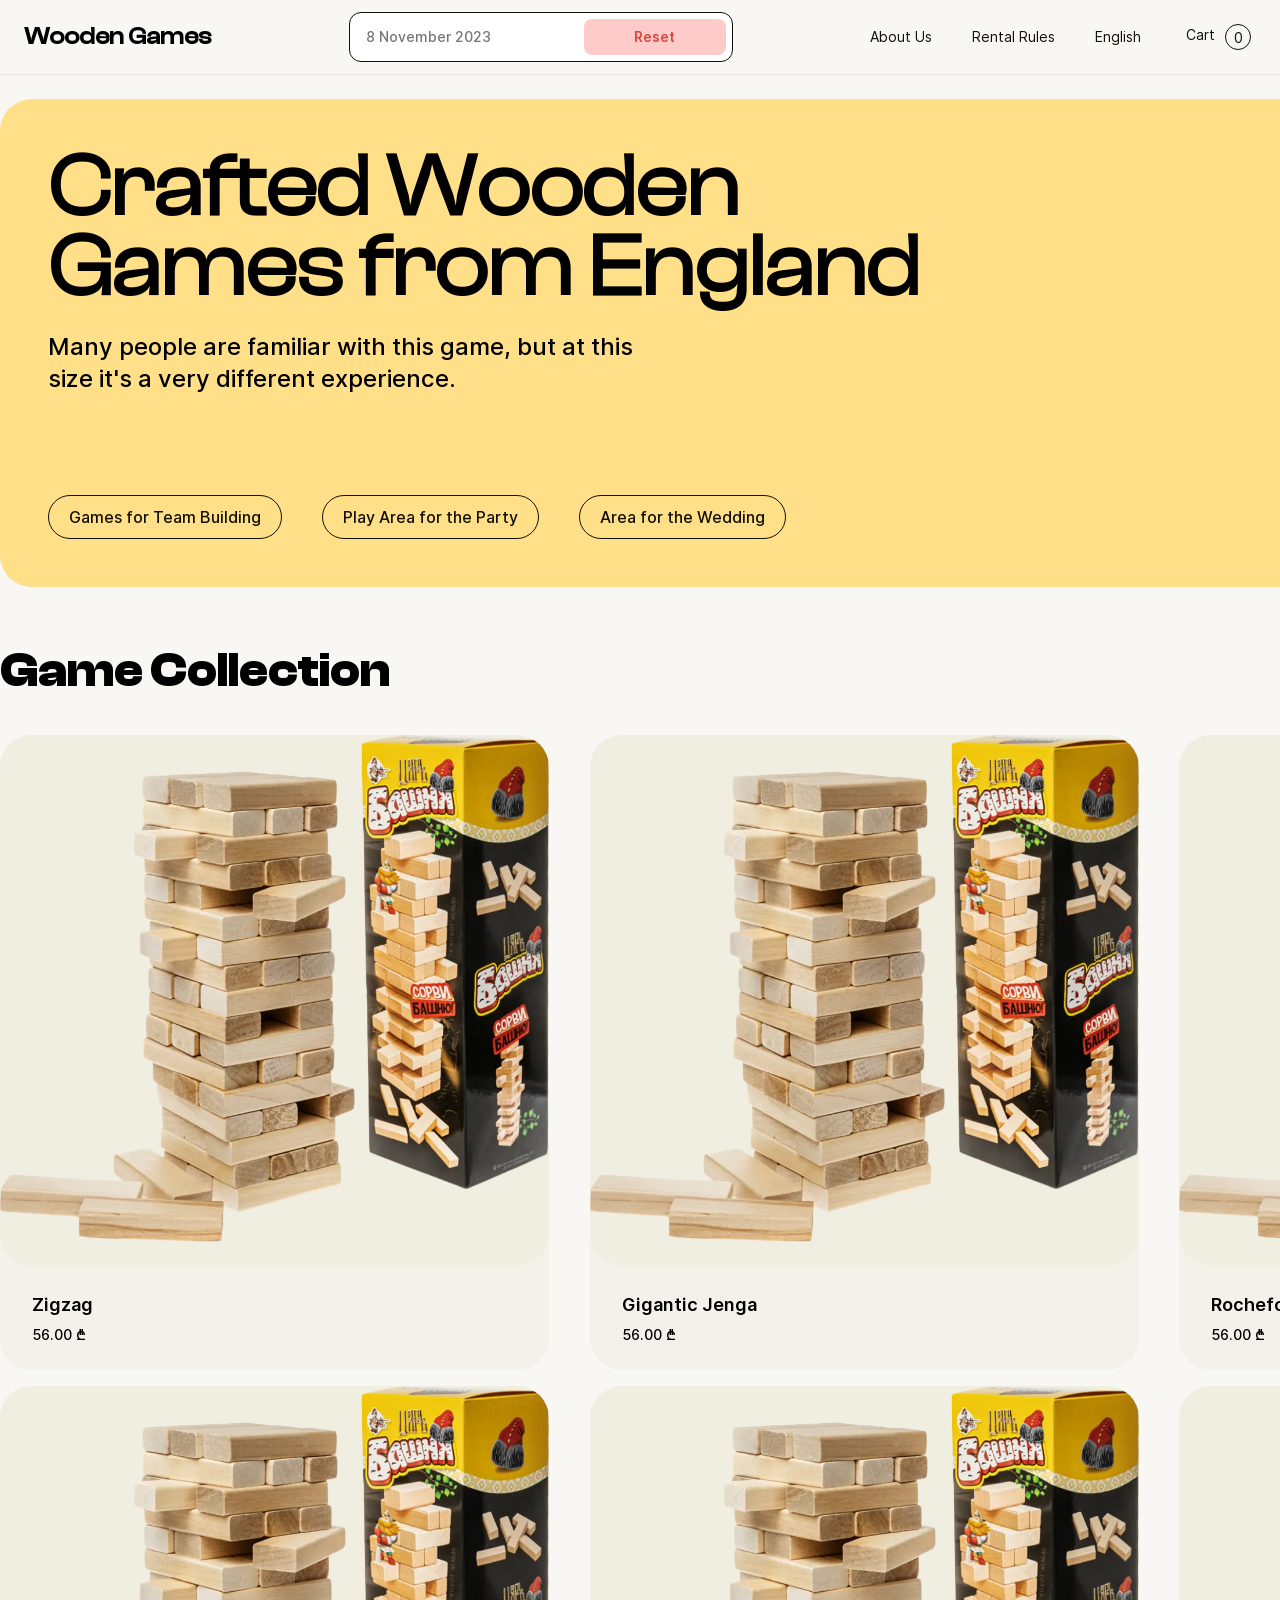
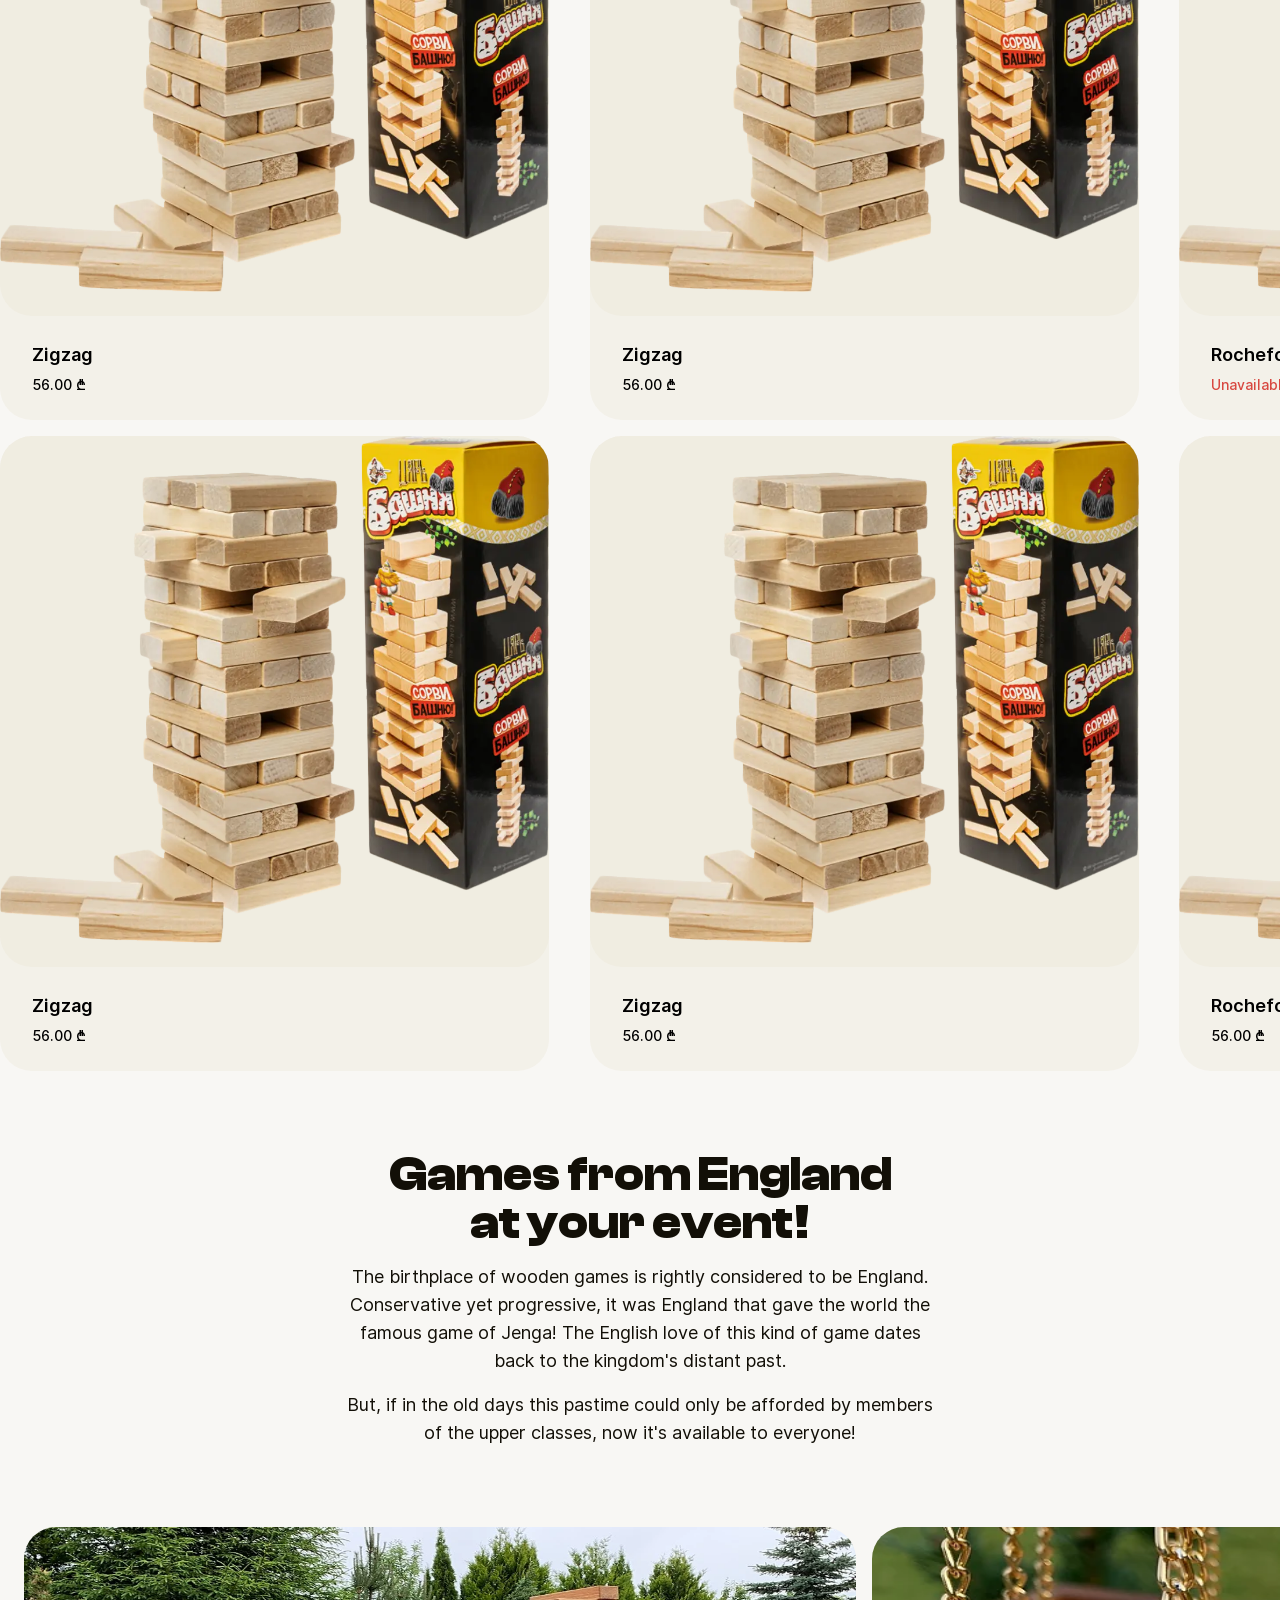
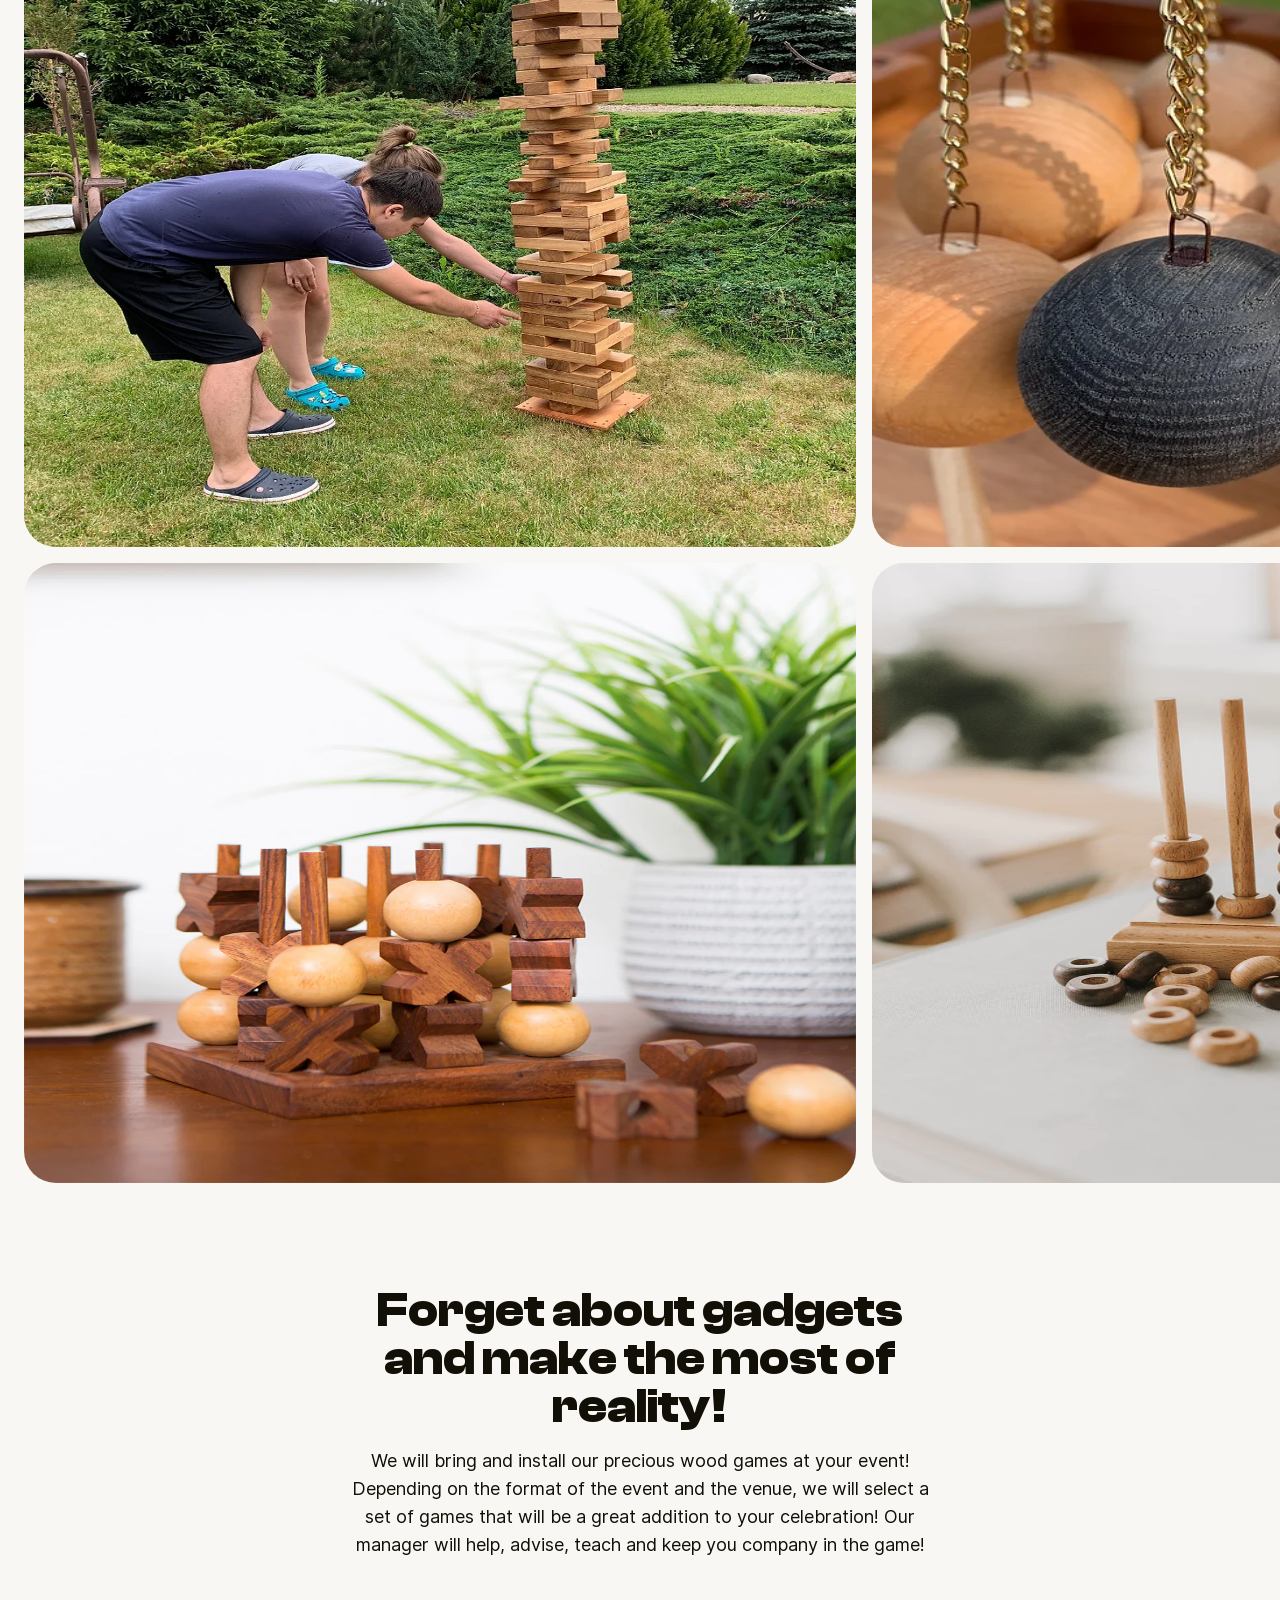
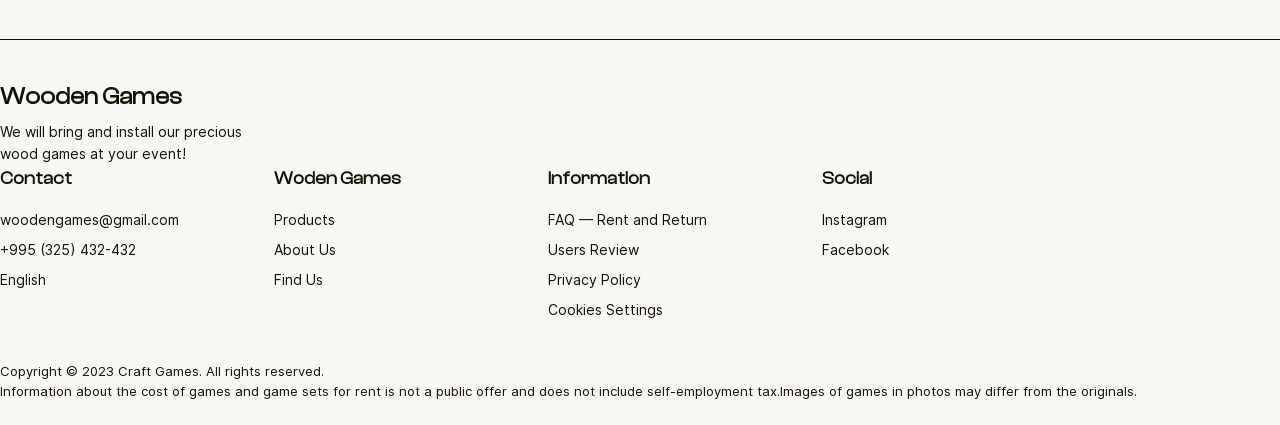
<file: index.html>
<!DOCTYPE html>
<html lang="ru">
  <head>
    <meta charset="UTF-8" />
    <meta name="viewport" content="width=device-width, initial-scale=1.0" />
    <title>Document</title>
    <link rel="stylesheet" href="main.css" />
    <link rel="stylesheet" href="./styles/footer.css" />
    <link rel="stylesheet" href="./styles/general.css" />
    <link rel="stylesheet" href="./styles/product-card.css" />
    <link rel="stylesheet" href="./styles/header.css" />
    <link rel="stylesheet" href="./styles/utils.css" />
    <link rel="stylesheet" href="./styles/button.css" />
    <link
      rel="stylesheet"
      href="./assets/fonts/ClashDisplay_Complete/Fonts/WEB/css/clash-display.css"
    />
    <link rel="stylesheet" href="./assets/fonts/Inter/stylesheet.css" />
  </head>
  <body>
    <header class="header">
      <span class="header-title"> Wooden Games</span>
      <div class="header-crumbs-mobile">
        <span class="crumbs-element-border"
          >Cart <span class="crumbs-element-text">0</span></span
        >
      </div>
      <div class="input-wrapper">
        <input class="input" placeholder="8 November 2023" type="text" />
        <button class="button button_secondary">Reset</button>
      </div>
      <div class="header-crumbs">
        <span>About Us</span>
        <span>Rental Rules</span>
        <span>English</span>
        <span class="crumbs-element-border"
          >Cart <span class="crumbs-element-text">0</span></span
        >
      </div>
    </header>

    <div class="hero-section">
      <h1 class="hero-section-title">Crafted Wooden Games from England</h1>
      <p class="hero-section-description">
        Many people are familiar with this game, but at this size it's a very
        different experience.
      </p>
      <div class="hero-section-crumbs">
        <span class="hero-section-crumb">Games for Team Building</span>
        <span class="hero-section-crumb">Play Area for the Party</span>
        <span class="hero-section-crumb">Area for the Wedding</span>
      </div>
    </div>

    <div class="products-title">Game Collection</div>
    <div class="products-wrap">
      <div class="product-card">
        <img
          src="./assets/img/1d659a0e737d43868dddc2f2d2cd605f.webp"
          class="products-img"
        />
        <div class="product-card-info">
          <span class="product-name">Zigzag </span>
          <span class="product-price">56.00 ₾</span>
        </div>
      </div>
      <div class="product-card">
        <img
          src="./assets/img/1d659a0e737d43868dddc2f2d2cd605f.webp"
          class="products-img"
        />
        <div class="product-card-info">
          <span class="product-name">Gigantic Jenga</span>
          <span class="product-price">56.00 ₾</span>
        </div>
      </div>
      <div class="product-card">
        <img
          src="./assets/img/1d659a0e737d43868dddc2f2d2cd605f.webp"
          class="products-img"
        />
        <div class="product-card-info">
          <span class="product-name">Rochefort</span>
          <span class="product-price">56.00 ₾</span>
        </div>
      </div>
      <div class="product-card">
        <img
          src="./assets/img/1d659a0e737d43868dddc2f2d2cd605f.webp"
          class="products-img"
        />
        <div class="product-card-info">
          <span class="product-name">Zigzag</span>
          <span class="product-price">56.00 ₾</span>
        </div>
      </div>
      <div class="product-card">
        <img
          src="./assets/img/1d659a0e737d43868dddc2f2d2cd605f.webp"
          class="products-img"
        />
        <div class="product-card-info">
          <span class="product-name">Zigzag</span>
          <span class="product-price">56.00 ₾</span>
        </div>
      </div>
      <div class="product-card">
        <img
          src="./assets/img/1d659a0e737d43868dddc2f2d2cd605f.webp"
          class="products-img"
        />
        <div class="product-card-info">
          <span class="product-name">Rochefort</span>
          <span class="product-sold-out product-price"
            >Unavailable on this date</span
          >
        </div>
      </div>
      <div class="product-card">
        <img
          src="./assets/img/1d659a0e737d43868dddc2f2d2cd605f.webp"
          class="products-img"
        />
        <div class="product-card-info">
          <span class="product-name">Zigzag</span>
          <span class="product-price">56.00 ₾</span>
        </div>
      </div>
      <div class="product-card">
        <img
          src="./assets/img/1d659a0e737d43868dddc2f2d2cd605f.webp"
          class="products-img"
        />
        <div class="product-card-info">
          <span class="product-name">Zigzag</span>
          <span class="product-price">56.00 ₾</span>
        </div>
      </div>
      <div class="product-card">
        <img
          src="./assets/img/1d659a0e737d43868dddc2f2d2cd605f.webp"
          s
          class="products-img"
        />
        <div class="product-card-info">
          <span class="product-name">Rochefort </span>
          <span class="product-price">56.00 ₾</span>
        </div>
      </div>
    </div>

    <div class="about-games">
      <div class="texts-wrap">
        <p class="games">
          Games from England <br />
          at your event!
        </p>
        <p class="description-games mb-2">
          The birthplace of wooden games is rightly considered to be England.
          Conservative yet progressive, it was England that gave the world the
          famous game of Jenga! The English love of this kind of game dates back
          to the kingdom's distant past.
        </p>
        <p class="description-games description-games-mb">
          But, if in the old days this pastime could only be afforded by members
          of the upper classes, now it's available to everyone!
        </p>
      </div>
      <div class="about-games-imgs-wrap">
        <img
          class="example-img"
          src="./assets/img/38298d33cfc67ba75c3684714951f7bc.png"
        />
        <img
          class="example-img"
          src="./assets/img/da6adb5a12711cab48072c46f1c88ae3.png"
        />
        <img
          class="example-img"
          src="./assets/img/7477e3168d6ea4bcd25299f6b1c47b6c.png"
        />
        <img
          class="example-img"
          src="./assets/img/aa0ad555f21379aa099b9397b5266cf5.png"
        />
      </div>
    </div>

    <div class="texts-wrap">
      <p class="games">Forget about gadgets and make the most of reality!</p>
      <p class="description-games">
        We will bring and install our precious wood games at your event!
        Depending on the format of the event and the venue, we will select a set
        of games that will be a great addition to your celebration! Our manager
        will help, advise, teach and keep you company in the game!
      </p>
    </div>

    <footer>
      <div class="footer">
        <div class="footer-column_widht">
          <span class="footer-wooden">Wooden Games <br /></span>
          <span class="footer-we"
            >We will bring and install our precious <br />
            wood games at your event!</span
          >
        </div>
        <div class="footer-group">
          <div class="footer-column">
            <span class="title-footer">Contact</span>
            <span class="sub-title-footer">woodengames@gmail.com</span>
            <span class="sub-title-footer">+995 (325) 432-432</span>
            <span class="sub-title-footer">English</span>
          </div>
          <div class="footer-column">
            <span class="title-footer">Woden Games</span>
            <span class="sub-title-footer">Products</span>
            <span class="sub-title-footer">About Us</span>
            <span class="sub-title-footer">Find Us</span>
          </div>
          <div class="footer-column">
            <span class="title-footer">Information</span>
            <span class="sub-title-footer">FAQ — Rent and Return</span>
            <span class="sub-title-footer">Users Review</span>
            <span class="sub-title-footer">Privacy Policy</span>
            <span class="sub-title-footer">Cookies Settings</span>
          </div>
          <div class="footer-column">
            <span class="title-footer">Social</span>
            <span class="sub-title-footer">Instagram</span>
            <span class="sub-title-footer">Facebook</span>
          </div>
        </div>
      </div>
      <div class="footer-copyright">
        Copyright © 2023 Craft Games. All rights reserved. <br />
        Information about the cost of games and game sets for rent is not a
        public offer and does not include self-employment tax.Images of games in
        photos may differ from the originals.
      </div>
    </footer>
  </body>
</html>
</file>
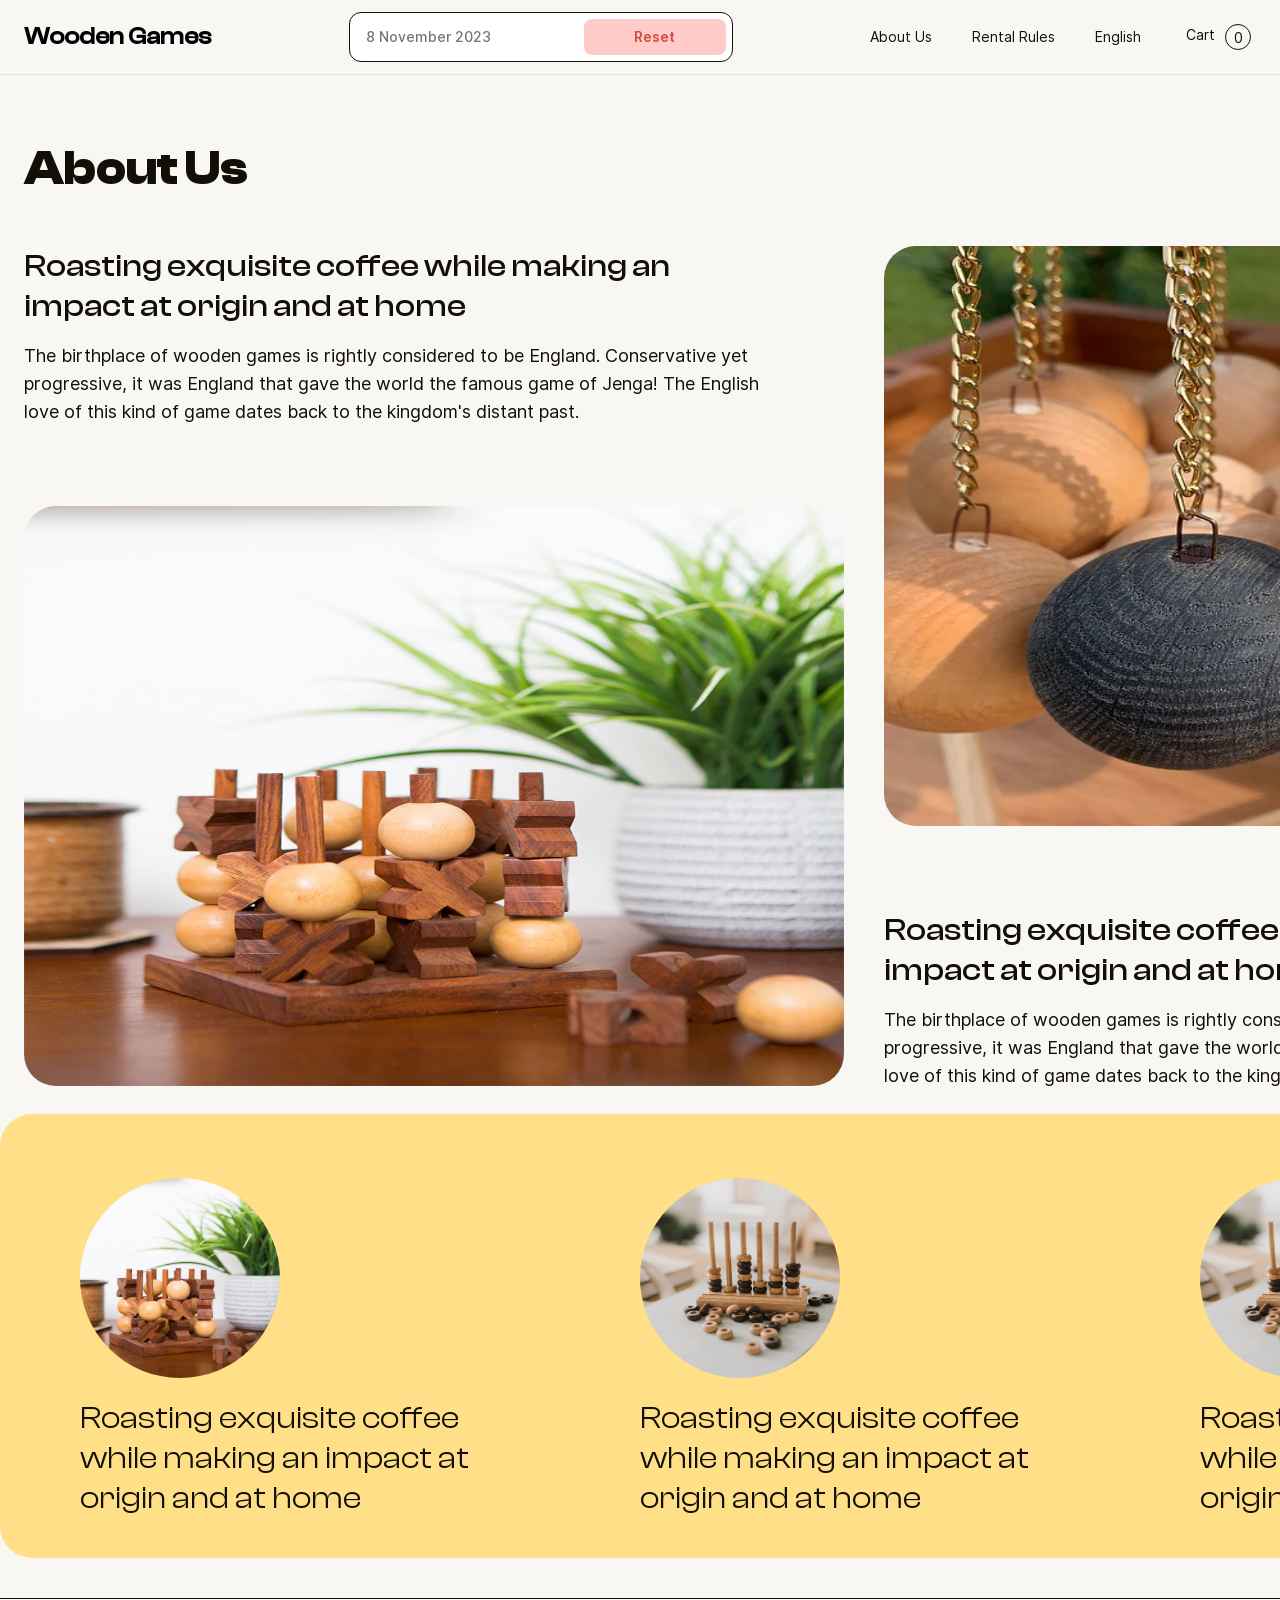
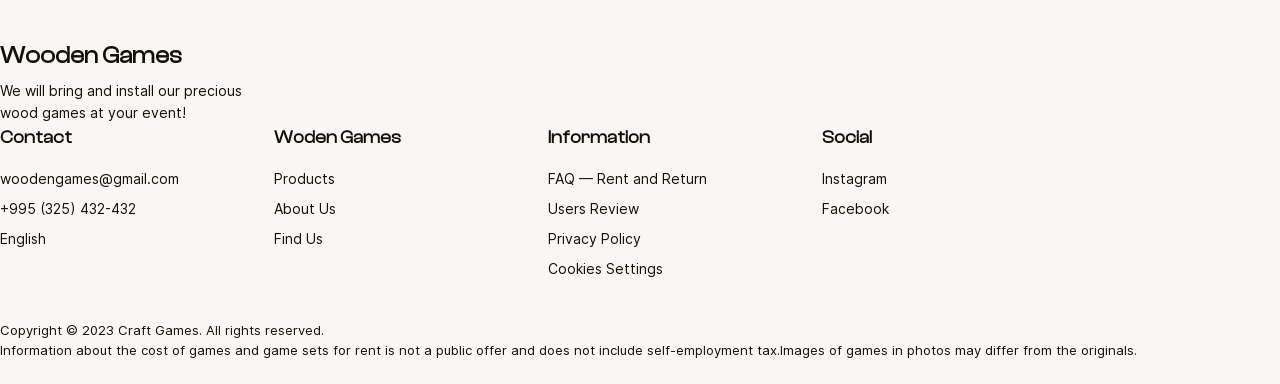
<file: AboutUs.html>
<!DOCTYPE html>
<html lang="ru">
  <head>
    <meta charset="UTF-8" />
    <meta name="viewport" content="width=device-width, initial-scale=1.0" />
    <title>Document</title>
    <link rel="stylesheet" href="AboutUs.css" />
    <link rel="stylesheet" href="./styles/footer.css" />
    <link rel="stylesheet" href="./styles/general.css" />
    <link rel="stylesheet" href="./styles/header.css" />
    <link rel="stylesheet" href="./styles/utils.css" />
    <link rel="stylesheet" href="./styles/general.css" />
    <link rel="stylesheet" href="./styles/button.css" />
    <link
      rel="stylesheet"
      href="./assets/fonts/ClashDisplay_Complete/Fonts/WEB/css/clash-display.css"
    />
    <link rel="stylesheet" href="./assets/fonts/Inter/stylesheet.css" />
  </head>
  <body>
    <header class="header">
      <span class="header-title"> Wooden Games</span>
      <div class="header-crumbs-mobile">
        <span class="crumbs-element-border"
          >Cart <span class="crumbs-element-text">0</span></span
        >
      </div>
      <div class="input-wrapper">
        <input class="input" placeholder="8 November 2023" type="text" />
        <button class="button button_secondary">Reset</button>
      </div>
      <div class="header-crumbs">
        <span>About Us</span>
        <span>Rental Rules</span>
        <span>English</span>
        <span class="crumbs-element-border"
          >Cart <span class="crumbs-element-text">0</span></span
        >
      </div>
    </header>
    <h1 class="about">About Us</h1>
    <div class="part1">
      <div class="pic">
        <div class="about-information">
          <div class="about-title">
            Roasting exquisite coffee while making an impact at origin and at
            home
          </div>
          <div class="about-description about-mb">
            The birthplace of wooden games is rightly considered to be England.
            Conservative yet progressive, it was England that gave the world the
            famous game of Jenga! The English love of this kind of game dates
            back to the kingdom's distant past.
          </div>
        </div>
        <img
          src="./assets/img/7477e3168d6ea4bcd25299f6b1c47b6c.png"
          class="about-img"
        />
      </div>
      <div class="pic">
        <img
          src="./assets/img/da6adb5a12711cab48072c46f1c88ae3.png"
          class="about-img about-mb"
        />
        <div class="about-information">
          <div class="about-title">
            Roasting exquisite coffee while making an impact at origin and at
            home
          </div>
          <div class="about-description">
            The birthplace of wooden games is rightly considered to be England.
            Conservative yet progressive, it was England that gave the world the
            famous game of Jenga! The English love of this kind of game dates
            back to the kingdom's distant past.
          </div>
        </div>
      </div>
    </div>
    <div class="part2">
      <div class="part2-block">
        <img
          src="./assets/img/7477e3168d6ea4bcd25299f6b1c47b6c.png"
          class="part2-img"
        />
        <p class="part2-text">
          Roasting exquisite coffee while making an impact at origin and at home
        </p>
      </div>
      <div class="part2-block">
        <img
          src="./assets/img/aa0ad555f21379aa099b9397b5266cf5.png"
          class="part2-img"
        />
        <p class="part2-text">
          Roasting exquisite coffee while making an impact at origin and at home
        </p>
      </div>
      <div class="part2-block">
        <img
          src="./assets/img/aa0ad555f21379aa099b9397b5266cf5.png"
          class="part2-img"
        />
        <p class="part2-text">
          Roasting exquisite coffee while making an impact at origin and at home
        </p>
      </div>
    </div>
  </body>
  <footer>
    <div class="footer">
      <div class="footer-column_widht">
        <span class="footer-wooden">Wooden Games <br /></span>
        <span class="footer-we"
          >We will bring and install our precious <br />
          wood games at your event!</span
        >
      </div>
      <div class="footer-group">
        <div class="footer-column">
          <span class="title-footer">Contact</span>
          <span class="sub-title-footer">woodengames@gmail.com</span>
          <span class="sub-title-footer">+995 (325) 432-432</span>
          <span class="sub-title-footer">English</span>
        </div>
        <div class="footer-column">
          <span class="title-footer">Woden Games</span>
          <span class="sub-title-footer">Products</span>
          <span class="sub-title-footer">About Us</span>
          <span class="sub-title-footer">Find Us</span>
        </div>
        <div class="footer-column">
          <span class="title-footer">Information</span>
          <span class="sub-title-footer">FAQ — Rent and Return</span>
          <span class="sub-title-footer">Users Review</span>
          <span class="sub-title-footer">Privacy Policy</span>
          <span class="sub-title-footer">Cookies Settings</span>
        </div>
        <div class="footer-column">
          <span class="title-footer">Social</span>
          <span class="sub-title-footer">Instagram</span>
          <span class="sub-title-footer">Facebook</span>
        </div>
      </div>
    </div>
    <div class="footer-copyright">
      Copyright © 2023 Craft Games. All rights reserved. <br />
      Information about the cost of games and game sets for rent is not a public
      offer and does not include self-employment tax.Images of games in photos
      may differ from the originals.
    </div>
  </footer>
</html>
</file>
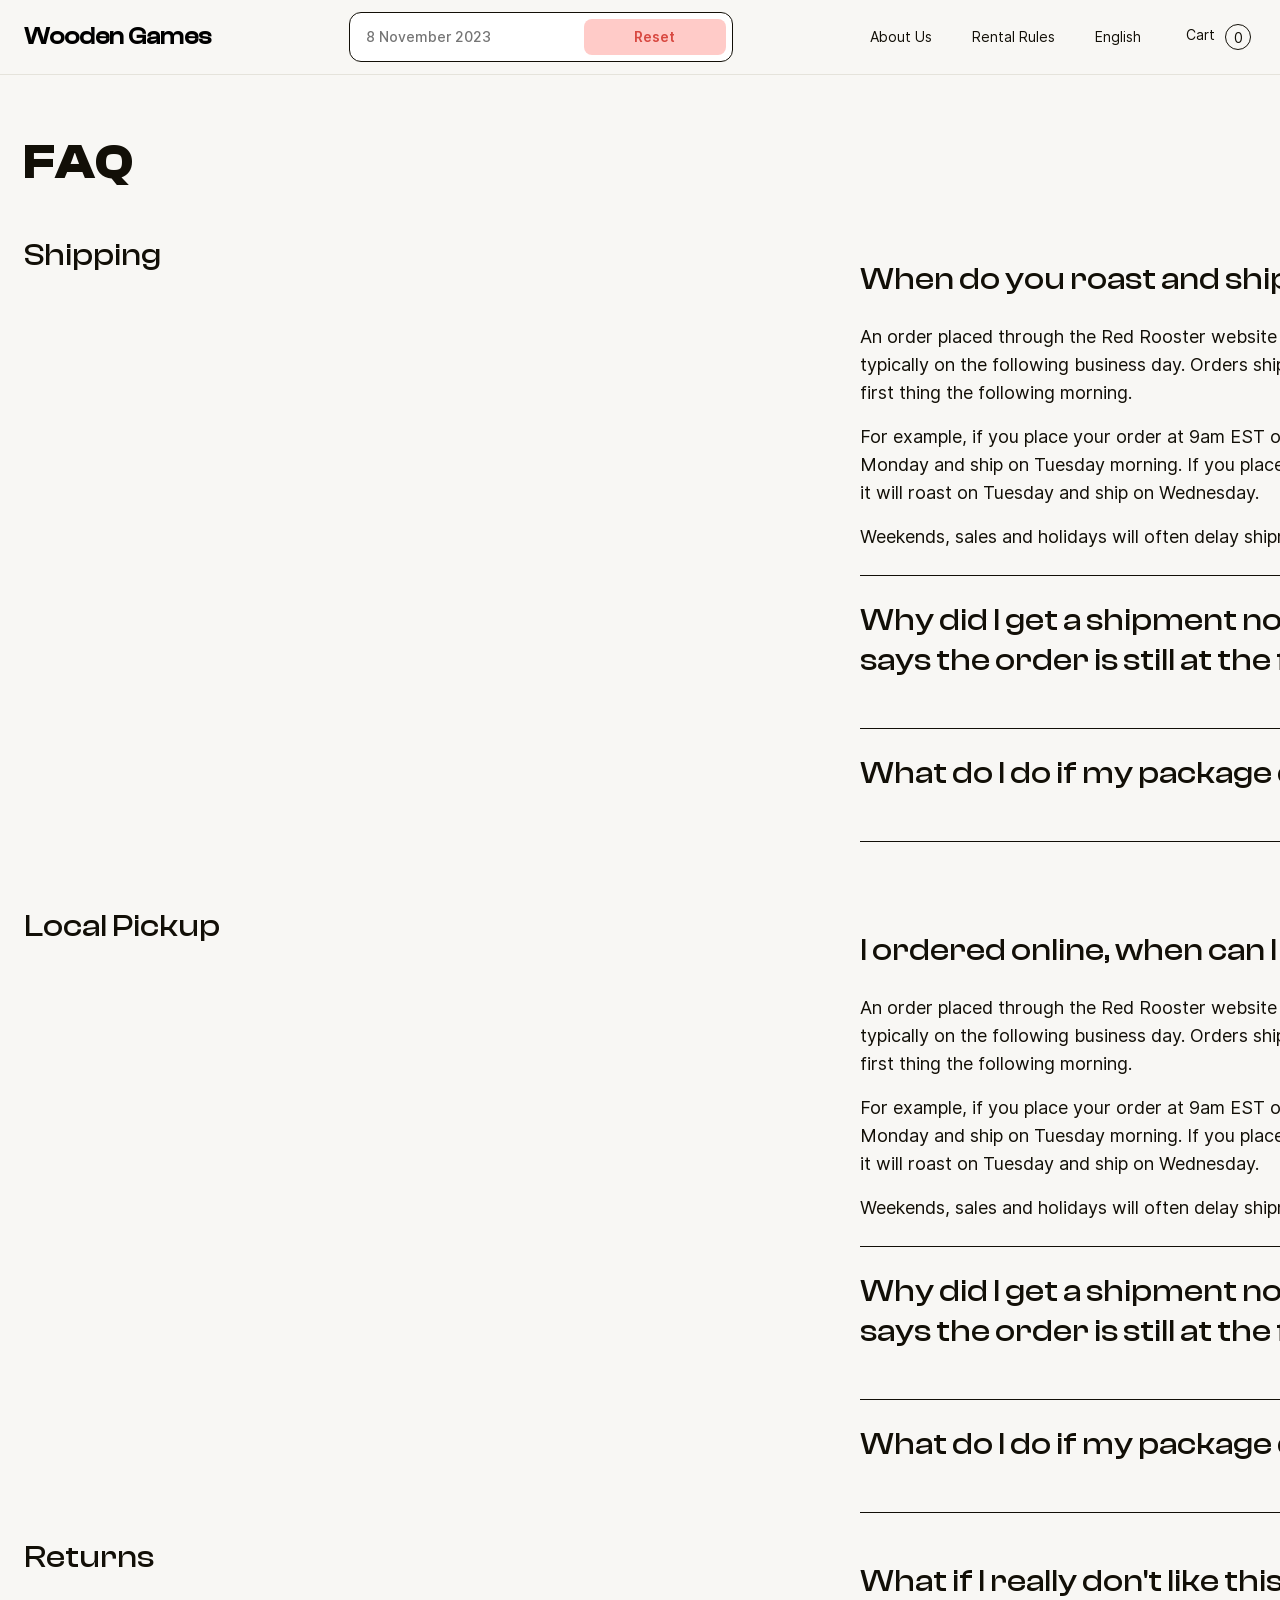
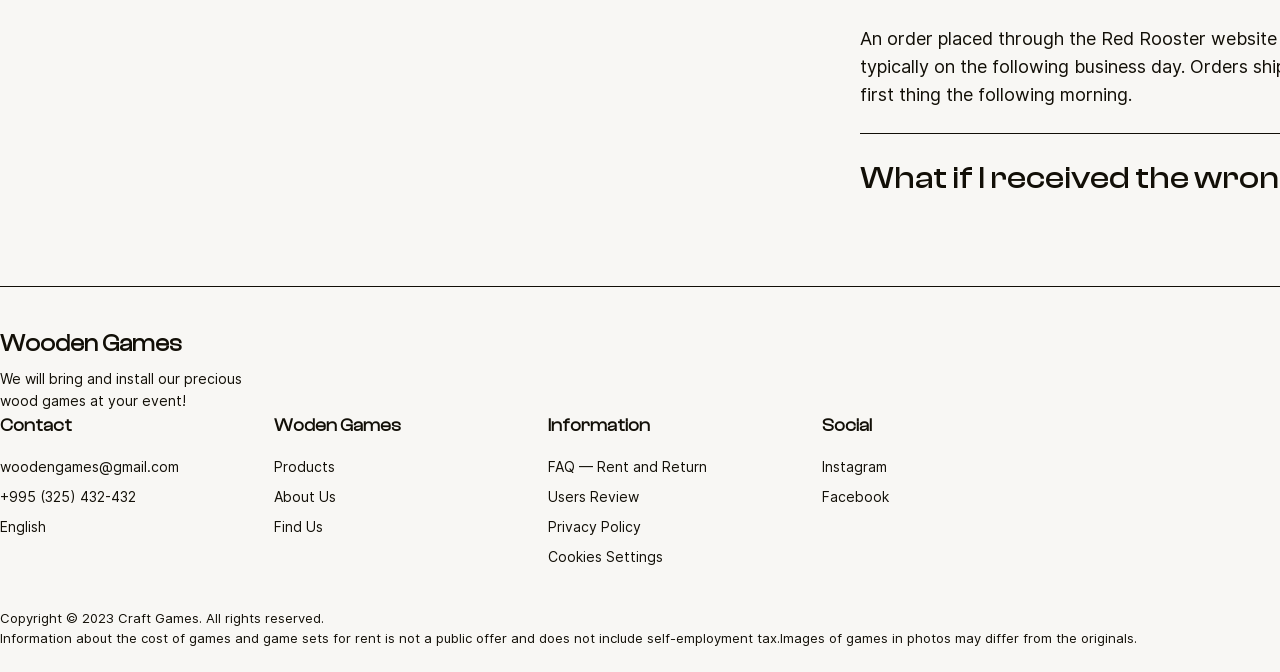
<file: FAQ.html>
<!DOCTYPE html>
<html lang="ru">
  <head>
    <meta charset="UTF-8" />
    <meta name="viewport" content="width=device-width, initial-scale=1.0" />
    <title>Document</title>
    <link rel="stylesheet" href="main3.css" />
    <link rel="stylesheet" href="./styles/footer.css" />
    <link rel="stylesheet" href="./styles/general.css" />
    <link rel="stylesheet" href="./styles/header.css" />
    <link rel="stylesheet" href="./styles/utils.css" />
    <link rel="stylesheet" href="./styles/general.css" />
    <link rel="stylesheet" href="./styles/button.css" />
    <link
      rel="stylesheet"
      href="./assets/fonts/ClashDisplay_Complete/Fonts/WEB/css/clash-display.css"
    />
    <link rel="stylesheet" href="./assets/fonts/Inter/stylesheet.css" />
  </head>
  <body>
    <header class="header">
      <span class="header-title"> Wooden Games</span>
      <div class="header-crumbs-mobile">
        <span class="crumbs-element-border"
          >Cart <span class="crumbs-element-text">0</span></span
        >
      </div>
      <div class="input-wrapper">
        <input class="input" placeholder="8 November 2023" type="text" />
        <button class="button button_secondary">Reset</button>
      </div>
      <div class="header-crumbs">
        <span>About Us</span>
        <span>Rental Rules</span>
        <span>English</span>
        <span class="crumbs-element-border"
          >Cart <span class="crumbs-element-text">0</span></span
        >
      </div>
    </header>
    <h1>FAQ</h1>
    <div class="shipping">
      <div class="shipping-title">Shipping</div>
      <div class="Q">
        <div class="question-option">
          <div class="question">When do you roast and ship?</div>
          <svg
            width="40"
            height="40"
            viewBox="0 0 40 40"
            fill="none"
            xmlns="http://www.w3.org/2000/svg"
          >
            <path
              d="M25.533 24.5108C22.4611 22.3033 22.4611 17.6972 25.5311 15.4873C27.0447 14.3978 28.4374 13.753 29.6939 12.848C31.3332 11.6668 32.0245 11.498 34.7276 8.80031L31.1959 5.26861C28.5001 7.96898 28.3317 8.65913 27.1505 10.2976L27.1482 10.3022C26.2429 11.5586 25.5992 12.9524 24.5108 14.467C22.3033 17.5389 17.6967 17.5389 15.4891 14.4672C14.4006 12.9526 13.7569 11.5588 12.8518 10.3022C11.6706 8.66297 11.5018 7.97167 8.80415 5.26861L5.27245 8.80031C7.97282 11.4961 8.66297 11.6645 10.3015 12.8457L10.3061 12.848C11.5624 13.7532 12.9551 14.398 14.4687 15.4874C17.5389 17.6972 17.5389 22.3033 14.4672 24.5109C12.9526 25.5994 11.5588 26.2431 10.3022 27.1482C8.66297 28.3294 7.97166 28.4982 5.26861 31.1959L8.80031 34.7276C11.4984 32.0249 11.6668 31.3332 12.848 29.6939C13.7532 28.4376 14.398 27.0449 15.4874 25.5313C17.6972 22.4611 22.3028 22.4611 24.5127 25.5311C25.6022 27.0447 26.247 28.4374 27.152 29.6939C28.3332 31.3332 28.502 32.0245 31.1997 34.7276L34.7314 31.1959C32.031 28.5001 31.3409 28.3317 29.7024 27.1505L29.6978 27.1482C28.4414 26.2429 27.0476 25.5992 25.533 24.5108Z"
              fill="#120F07"
            />
            <path
              d="M25.533 24.5108C22.4611 22.3033 22.4611 17.6972 25.5311 15.4873C27.0447 14.3978 28.4374 13.753 29.6939 12.848C31.3332 11.6668 32.0245 11.498 34.7276 8.80031L31.1959 5.26861C28.5001 7.96898 28.3317 8.65913 27.1505 10.2976L27.1482 10.3022C26.2429 11.5586 25.5992 12.9524 24.5108 14.467C22.3033 17.5389 17.6967 17.5389 15.4891 14.4672C14.4006 12.9526 13.7569 11.5588 12.8518 10.3022C11.6706 8.66297 11.5018 7.97167 8.80415 5.26861L5.27245 8.80031C7.97282 11.4961 8.66297 11.6645 10.3015 12.8457L10.3061 12.848C11.5624 13.7532 12.9551 14.398 14.4687 15.4874C17.5389 17.6972 17.5389 22.3033 14.4672 24.5109C12.9526 25.5994 11.5588 26.2431 10.3022 27.1482C8.66297 28.3294 7.97166 28.4982 5.26861 31.1959L8.80031 34.7276C11.4984 32.0249 11.6668 31.3332 12.848 29.6939C13.7532 28.4376 14.398 27.0449 15.4874 25.5313C17.6972 22.4611 22.3028 22.4611 24.5127 25.5311C25.6022 27.0447 26.247 28.4374 27.152 29.6939C28.3332 31.3332 28.502 32.0245 31.1997 34.7276L34.7314 31.1959C32.031 28.5001 31.3409 28.3317 29.7024 27.1505L29.6978 27.1482C28.4414 26.2429 27.0476 25.5992 25.533 24.5108Z"
              fill="black"
              fill-opacity="0.2"
            />
            <path
              d="M25.533 24.5108C22.4611 22.3033 22.4611 17.6972 25.5311 15.4873C27.0447 14.3978 28.4374 13.753 29.6939 12.848C31.3332 11.6668 32.0245 11.498 34.7276 8.80031L31.1959 5.26861C28.5001 7.96898 28.3317 8.65913 27.1505 10.2976L27.1482 10.3022C26.2429 11.5586 25.5992 12.9524 24.5108 14.467C22.3033 17.5389 17.6967 17.5389 15.4891 14.4672C14.4006 12.9526 13.7569 11.5588 12.8518 10.3022C11.6706 8.66297 11.5018 7.97167 8.80415 5.26861L5.27245 8.80031C7.97282 11.4961 8.66297 11.6645 10.3015 12.8457L10.3061 12.848C11.5624 13.7532 12.9551 14.398 14.4687 15.4874C17.5389 17.6972 17.5389 22.3033 14.4672 24.5109C12.9526 25.5994 11.5588 26.2431 10.3022 27.1482C8.66297 28.3294 7.97166 28.4982 5.26861 31.1959L8.80031 34.7276C11.4984 32.0249 11.6668 31.3332 12.848 29.6939C13.7532 28.4376 14.398 27.0449 15.4874 25.5313C17.6972 22.4611 22.3028 22.4611 24.5127 25.5311C25.6022 27.0447 26.247 28.4374 27.152 29.6939C28.3332 31.3332 28.502 32.0245 31.1997 34.7276L34.7314 31.1959C32.031 28.5001 31.3409 28.3317 29.7024 27.1505L29.6978 27.1482C28.4414 26.2429 27.0476 25.5992 25.533 24.5108Z"
              fill="black"
              fill-opacity="0.2"
            />
            <path
              d="M25.533 24.5108C22.4611 22.3033 22.4611 17.6972 25.5311 15.4873C27.0447 14.3978 28.4374 13.753 29.6939 12.848C31.3332 11.6668 32.0245 11.498 34.7276 8.80031L31.1959 5.26861C28.5001 7.96898 28.3317 8.65913 27.1505 10.2976L27.1482 10.3022C26.2429 11.5586 25.5992 12.9524 24.5108 14.467C22.3033 17.5389 17.6967 17.5389 15.4891 14.4672C14.4006 12.9526 13.7569 11.5588 12.8518 10.3022C11.6706 8.66297 11.5018 7.97167 8.80415 5.26861L5.27245 8.80031C7.97282 11.4961 8.66297 11.6645 10.3015 12.8457L10.3061 12.848C11.5624 13.7532 12.9551 14.398 14.4687 15.4874C17.5389 17.6972 17.5389 22.3033 14.4672 24.5109C12.9526 25.5994 11.5588 26.2431 10.3022 27.1482C8.66297 28.3294 7.97166 28.4982 5.26861 31.1959L8.80031 34.7276C11.4984 32.0249 11.6668 31.3332 12.848 29.6939C13.7532 28.4376 14.398 27.0449 15.4874 25.5313C17.6972 22.4611 22.3028 22.4611 24.5127 25.5311C25.6022 27.0447 26.247 28.4374 27.152 29.6939C28.3332 31.3332 28.502 32.0245 31.1997 34.7276L34.7314 31.1959C32.031 28.5001 31.3409 28.3317 29.7024 27.1505L29.6978 27.1482C28.4414 26.2429 27.0476 25.5992 25.533 24.5108Z"
              fill="black"
              fill-opacity="0.2"
            />
          </svg>
          <div class="A1">
            <p class="mb-2">
              An order placed through the Red Rooster website gets roasted and
              shipped to-order, typically on the following business day. Orders
              shipped via USPS will leave our premises first thing the following
              morning.
            </p>
            <p class="mb-2">
              For example, if you place your order at 9am EST on Friday, your
              order will roast on Monday and ship on Tuesday morning. If you
              place your order Monday morning at 9am, it will roast on Tuesday
              and ship on Wednesday.
            </p>
            <p>
              Weekends, sales and holidays will often delay shipments by a day
              or more.
            </p>
          </div>
        </div>
        <div class="question-option">
          <div class="question">
            Why did I get a shipment notification, but USPS <br />
            says the order is still at the facility?
          </div>
          <svg
            width="38"
            height="38"
            viewBox="0 0 38 38"
            fill="none"
            xmlns="http://www.w3.org/2000/svg"
          >
            <path
              d="M26.1013 18.2772C22.3683 18.8884 19.1112 15.6315 19.7195 11.8979C20.0193 10.0573 20.5482 8.61662 20.7968 7.08813C21.1207 5.09377 21.4901 4.48559 21.4939 0.666687H16.4993C16.5026 4.48233 16.8715 5.08943 17.1949 7.08324L17.1965 7.08813C17.4448 8.61664 17.9752 10.0574 18.2765 11.898C18.8877 15.6311 15.6304 18.8884 11.8974 18.2774C10.0567 17.9761 8.61597 17.4457 7.08746 17.1972C5.0931 16.8733 4.48492 16.5038 0.666016 16.5V21.4946C4.48166 21.4913 5.08876 21.1224 7.08257 20.7991L7.08746 20.7974C8.61595 20.5492 10.0567 20.0203 11.8973 19.7204C15.6308 19.1119 18.8878 22.3689 18.2767 26.102C17.9754 27.9426 17.4451 29.3834 17.1965 30.9119C16.8726 32.9063 16.5031 33.5145 16.4993 37.3334H21.4939C21.4907 33.5145 21.1207 32.9063 20.7968 30.9119C20.5485 29.3834 20.0196 27.9427 19.7197 26.1021C19.1113 22.3686 22.3679 19.1119 26.1014 19.7202C27.942 20.02 29.3827 20.5489 30.9112 20.7974C32.9056 21.1213 33.5138 21.4908 37.3327 21.4946V16.5C33.517 16.5033 32.9099 16.8722 30.9161 17.1955L30.9112 17.1972C29.3827 17.4454 27.942 17.9758 26.1013 18.2772Z"
              fill="#120F07"
            />
            <path
              d="M26.1013 18.2772C22.3683 18.8884 19.1112 15.6315 19.7195 11.8979C20.0193 10.0573 20.5482 8.61662 20.7968 7.08813C21.1207 5.09377 21.4901 4.48559 21.4939 0.666687H16.4993C16.5026 4.48233 16.8715 5.08943 17.1949 7.08324L17.1965 7.08813C17.4448 8.61664 17.9752 10.0574 18.2765 11.898C18.8877 15.6311 15.6304 18.8884 11.8974 18.2774C10.0567 17.9761 8.61597 17.4457 7.08746 17.1972C5.0931 16.8733 4.48492 16.5038 0.666016 16.5V21.4946C4.48166 21.4913 5.08876 21.1224 7.08257 20.7991L7.08746 20.7974C8.61595 20.5492 10.0567 20.0203 11.8973 19.7204C15.6308 19.1119 18.8878 22.3689 18.2767 26.102C17.9754 27.9426 17.4451 29.3834 17.1965 30.9119C16.8726 32.9063 16.5031 33.5145 16.4993 37.3334H21.4939C21.4907 33.5145 21.1207 32.9063 20.7968 30.9119C20.5485 29.3834 20.0196 27.9427 19.7197 26.1021C19.1113 22.3686 22.3679 19.1119 26.1014 19.7202C27.942 20.02 29.3827 20.5489 30.9112 20.7974C32.9056 21.1213 33.5138 21.4908 37.3327 21.4946V16.5C33.517 16.5033 32.9099 16.8722 30.9161 17.1955L30.9112 17.1972C29.3827 17.4454 27.942 17.9758 26.1013 18.2772Z"
              fill="black"
              fill-opacity="0.2"
            />
            <path
              d="M26.1013 18.2772C22.3683 18.8884 19.1112 15.6315 19.7195 11.8979C20.0193 10.0573 20.5482 8.61662 20.7968 7.08813C21.1207 5.09377 21.4901 4.48559 21.4939 0.666687H16.4993C16.5026 4.48233 16.8715 5.08943 17.1949 7.08324L17.1965 7.08813C17.4448 8.61664 17.9752 10.0574 18.2765 11.898C18.8877 15.6311 15.6304 18.8884 11.8974 18.2774C10.0567 17.9761 8.61597 17.4457 7.08746 17.1972C5.0931 16.8733 4.48492 16.5038 0.666016 16.5V21.4946C4.48166 21.4913 5.08876 21.1224 7.08257 20.7991L7.08746 20.7974C8.61595 20.5492 10.0567 20.0203 11.8973 19.7204C15.6308 19.1119 18.8878 22.3689 18.2767 26.102C17.9754 27.9426 17.4451 29.3834 17.1965 30.9119C16.8726 32.9063 16.5031 33.5145 16.4993 37.3334H21.4939C21.4907 33.5145 21.1207 32.9063 20.7968 30.9119C20.5485 29.3834 20.0196 27.9427 19.7197 26.1021C19.1113 22.3686 22.3679 19.1119 26.1014 19.7202C27.942 20.02 29.3827 20.5489 30.9112 20.7974C32.9056 21.1213 33.5138 21.4908 37.3327 21.4946V16.5C33.517 16.5033 32.9099 16.8722 30.9161 17.1955L30.9112 17.1972C29.3827 17.4454 27.942 17.9758 26.1013 18.2772Z"
              fill="black"
              fill-opacity="0.2"
            />
            <path
              d="M26.1013 18.2772C22.3683 18.8884 19.1112 15.6315 19.7195 11.8979C20.0193 10.0573 20.5482 8.61662 20.7968 7.08813C21.1207 5.09377 21.4901 4.48559 21.4939 0.666687H16.4993C16.5026 4.48233 16.8715 5.08943 17.1949 7.08324L17.1965 7.08813C17.4448 8.61664 17.9752 10.0574 18.2765 11.898C18.8877 15.6311 15.6304 18.8884 11.8974 18.2774C10.0567 17.9761 8.61597 17.4457 7.08746 17.1972C5.0931 16.8733 4.48492 16.5038 0.666016 16.5V21.4946C4.48166 21.4913 5.08876 21.1224 7.08257 20.7991L7.08746 20.7974C8.61595 20.5492 10.0567 20.0203 11.8973 19.7204C15.6308 19.1119 18.8878 22.3689 18.2767 26.102C17.9754 27.9426 17.4451 29.3834 17.1965 30.9119C16.8726 32.9063 16.5031 33.5145 16.4993 37.3334H21.4939C21.4907 33.5145 21.1207 32.9063 20.7968 30.9119C20.5485 29.3834 20.0196 27.9427 19.7197 26.1021C19.1113 22.3686 22.3679 19.1119 26.1014 19.7202C27.942 20.02 29.3827 20.5489 30.9112 20.7974C32.9056 21.1213 33.5138 21.4908 37.3327 21.4946V16.5C33.517 16.5033 32.9099 16.8722 30.9161 17.1955L30.9112 17.1972C29.3827 17.4454 27.942 17.9758 26.1013 18.2772Z"
              fill="black"
              fill-opacity="0.2"
            />
          </svg>
        </div>
        <div class="question-option">
          <div class="question">
            What do I do if my package does not arrive?
          </div>
          <svg
            width="40"
            height="40"
            viewBox="0 0 40 40"
            fill="none"
            xmlns="http://www.w3.org/2000/svg"
          >
            <path
              d="M27.1013 19.2772C23.3683 19.8884 20.1112 16.6315 20.7195 12.8979C21.0193 11.0573 21.5482 9.61662 21.7968 8.08813C22.1207 6.09377 22.4901 5.48559 22.4939 1.66669H17.4993C17.5026 5.48233 17.8715 6.08943 18.1949 8.08324L18.1965 8.08813C18.4448 9.61664 18.9752 11.0574 19.2765 12.898C19.8877 16.6311 16.6304 19.8884 12.8974 19.2774C11.0567 18.9761 9.61597 18.4457 8.08746 18.1972C6.0931 17.8733 5.48492 17.5038 1.66602 17.5V22.4946C5.48166 22.4913 6.08876 22.1224 8.08257 21.7991L8.08746 21.7974C9.61595 21.5492 11.0567 21.0203 12.8973 20.7204C16.6308 20.1119 19.8878 23.3689 19.2767 27.102C18.9754 28.9426 18.4451 30.3834 18.1965 31.9119C17.8726 33.9063 17.5031 34.5145 17.4993 38.3334H22.4939C22.4907 34.5145 22.1207 33.9063 21.7968 31.9119C21.5485 30.3834 21.0196 28.9427 20.7197 27.1021C20.1113 23.3686 23.3679 20.1119 27.1014 20.7202C28.942 21.02 30.3827 21.5489 31.9112 21.7974C33.9056 22.1213 34.5138 22.4908 38.3327 22.4946V17.5C34.517 17.5033 33.9099 17.8722 31.9161 18.1955L31.9112 18.1972C30.3827 18.4454 28.942 18.9758 27.1013 19.2772Z"
              fill="#120F07"
            />
            <path
              d="M27.1013 19.2772C23.3683 19.8884 20.1112 16.6315 20.7195 12.8979C21.0193 11.0573 21.5482 9.61662 21.7968 8.08813C22.1207 6.09377 22.4901 5.48559 22.4939 1.66669H17.4993C17.5026 5.48233 17.8715 6.08943 18.1949 8.08324L18.1965 8.08813C18.4448 9.61664 18.9752 11.0574 19.2765 12.898C19.8877 16.6311 16.6304 19.8884 12.8974 19.2774C11.0567 18.9761 9.61597 18.4457 8.08746 18.1972C6.0931 17.8733 5.48492 17.5038 1.66602 17.5V22.4946C5.48166 22.4913 6.08876 22.1224 8.08257 21.7991L8.08746 21.7974C9.61595 21.5492 11.0567 21.0203 12.8973 20.7204C16.6308 20.1119 19.8878 23.3689 19.2767 27.102C18.9754 28.9426 18.4451 30.3834 18.1965 31.9119C17.8726 33.9063 17.5031 34.5145 17.4993 38.3334H22.4939C22.4907 34.5145 22.1207 33.9063 21.7968 31.9119C21.5485 30.3834 21.0196 28.9427 20.7197 27.1021C20.1113 23.3686 23.3679 20.1119 27.1014 20.7202C28.942 21.02 30.3827 21.5489 31.9112 21.7974C33.9056 22.1213 34.5138 22.4908 38.3327 22.4946V17.5C34.517 17.5033 33.9099 17.8722 31.9161 18.1955L31.9112 18.1972C30.3827 18.4454 28.942 18.9758 27.1013 19.2772Z"
              fill="black"
              fill-opacity="0.2"
            />
            <path
              d="M27.1013 19.2772C23.3683 19.8884 20.1112 16.6315 20.7195 12.8979C21.0193 11.0573 21.5482 9.61662 21.7968 8.08813C22.1207 6.09377 22.4901 5.48559 22.4939 1.66669H17.4993C17.5026 5.48233 17.8715 6.08943 18.1949 8.08324L18.1965 8.08813C18.4448 9.61664 18.9752 11.0574 19.2765 12.898C19.8877 16.6311 16.6304 19.8884 12.8974 19.2774C11.0567 18.9761 9.61597 18.4457 8.08746 18.1972C6.0931 17.8733 5.48492 17.5038 1.66602 17.5V22.4946C5.48166 22.4913 6.08876 22.1224 8.08257 21.7991L8.08746 21.7974C9.61595 21.5492 11.0567 21.0203 12.8973 20.7204C16.6308 20.1119 19.8878 23.3689 19.2767 27.102C18.9754 28.9426 18.4451 30.3834 18.1965 31.9119C17.8726 33.9063 17.5031 34.5145 17.4993 38.3334H22.4939C22.4907 34.5145 22.1207 33.9063 21.7968 31.9119C21.5485 30.3834 21.0196 28.9427 20.7197 27.1021C20.1113 23.3686 23.3679 20.1119 27.1014 20.7202C28.942 21.02 30.3827 21.5489 31.9112 21.7974C33.9056 22.1213 34.5138 22.4908 38.3327 22.4946V17.5C34.517 17.5033 33.9099 17.8722 31.9161 18.1955L31.9112 18.1972C30.3827 18.4454 28.942 18.9758 27.1013 19.2772Z"
              fill="black"
              fill-opacity="0.2"
            />
            <path
              d="M27.1013 19.2772C23.3683 19.8884 20.1112 16.6315 20.7195 12.8979C21.0193 11.0573 21.5482 9.61662 21.7968 8.08813C22.1207 6.09377 22.4901 5.48559 22.4939 1.66669H17.4993C17.5026 5.48233 17.8715 6.08943 18.1949 8.08324L18.1965 8.08813C18.4448 9.61664 18.9752 11.0574 19.2765 12.898C19.8877 16.6311 16.6304 19.8884 12.8974 19.2774C11.0567 18.9761 9.61597 18.4457 8.08746 18.1972C6.0931 17.8733 5.48492 17.5038 1.66602 17.5V22.4946C5.48166 22.4913 6.08876 22.1224 8.08257 21.7991L8.08746 21.7974C9.61595 21.5492 11.0567 21.0203 12.8973 20.7204C16.6308 20.1119 19.8878 23.3689 19.2767 27.102C18.9754 28.9426 18.4451 30.3834 18.1965 31.9119C17.8726 33.9063 17.5031 34.5145 17.4993 38.3334H22.4939C22.4907 34.5145 22.1207 33.9063 21.7968 31.9119C21.5485 30.3834 21.0196 28.9427 20.7197 27.1021C20.1113 23.3686 23.3679 20.1119 27.1014 20.7202C28.942 21.02 30.3827 21.5489 31.9112 21.7974C33.9056 22.1213 34.5138 22.4908 38.3327 22.4946V17.5C34.517 17.5033 33.9099 17.8722 31.9161 18.1955L31.9112 18.1972C30.3827 18.4454 28.942 18.9758 27.1013 19.2772Z"
              fill="black"
              fill-opacity="0.2"
            />
          </svg>
        </div>
      </div>
    </div>
    <div class="local">
      <div class="local-title">Local Pickup</div>
      <div class="Q">
        <div class="question-option">
          <div class="question">
            I ordered online, when can I pickup my order?
          </div>
          <svg
            width="40"
            height="40"
            viewBox="0 0 40 40"
            fill="none"
            xmlns="http://www.w3.org/2000/svg"
          >
            <path
              d="M25.533 24.5107C22.4611 22.3032 22.4611 17.6971 25.5311 15.4872C27.0447 14.3978 28.4374 13.753 29.6939 12.8479C31.3332 11.6667 32.0245 11.4979 34.7276 8.80025L31.1959 5.26855C28.5001 7.96892 28.3317 8.65907 27.1505 10.2976L27.1482 10.3022C26.2429 11.5585 25.5992 12.9524 24.5108 14.467C22.3033 17.5388 17.6967 17.5389 15.4891 14.4671C14.4006 12.9525 13.7569 11.5587 12.8518 10.3022C11.6706 8.66291 11.5018 7.9716 8.80415 5.26855L5.27245 8.80025C7.97282 11.496 8.66297 11.6644 10.3015 12.8456L10.3061 12.8479C11.5624 13.7532 12.9551 14.398 14.4687 15.4874C17.5389 17.6971 17.5389 22.3032 14.4672 24.5108C12.9526 25.5993 11.5588 26.243 10.3022 27.1481C8.66297 28.3293 7.97166 28.4981 5.26861 31.1958L8.80031 34.7275C11.4984 32.0248 11.6668 31.3331 12.848 29.6939C13.7532 28.4375 14.398 27.0448 15.4874 25.5312C17.6972 22.461 22.3028 22.461 24.5127 25.5311C25.6022 27.0446 26.247 28.4373 27.152 29.6939C28.3332 31.3331 28.502 32.0244 31.1997 34.7275L34.7314 31.1958C32.031 28.5 31.3409 28.3316 29.7024 27.1504L29.6978 27.1481C28.4414 26.2428 27.0476 25.5991 25.533 24.5107Z"
              fill="#120F07"
            />
            <path
              d="M25.533 24.5107C22.4611 22.3032 22.4611 17.6971 25.5311 15.4872C27.0447 14.3978 28.4374 13.753 29.6939 12.8479C31.3332 11.6667 32.0245 11.4979 34.7276 8.80025L31.1959 5.26855C28.5001 7.96892 28.3317 8.65907 27.1505 10.2976L27.1482 10.3022C26.2429 11.5585 25.5992 12.9524 24.5108 14.467C22.3033 17.5388 17.6967 17.5389 15.4891 14.4671C14.4006 12.9525 13.7569 11.5587 12.8518 10.3022C11.6706 8.66291 11.5018 7.9716 8.80415 5.26855L5.27245 8.80025C7.97282 11.496 8.66297 11.6644 10.3015 12.8456L10.3061 12.8479C11.5624 13.7532 12.9551 14.398 14.4687 15.4874C17.5389 17.6971 17.5389 22.3032 14.4672 24.5108C12.9526 25.5993 11.5588 26.243 10.3022 27.1481C8.66297 28.3293 7.97166 28.4981 5.26861 31.1958L8.80031 34.7275C11.4984 32.0248 11.6668 31.3331 12.848 29.6939C13.7532 28.4375 14.398 27.0448 15.4874 25.5312C17.6972 22.461 22.3028 22.461 24.5127 25.5311C25.6022 27.0446 26.247 28.4373 27.152 29.6939C28.3332 31.3331 28.502 32.0244 31.1997 34.7275L34.7314 31.1958C32.031 28.5 31.3409 28.3316 29.7024 27.1504L29.6978 27.1481C28.4414 26.2428 27.0476 25.5991 25.533 24.5107Z"
              fill="black"
              fill-opacity="0.2"
            />
            <path
              d="M25.533 24.5107C22.4611 22.3032 22.4611 17.6971 25.5311 15.4872C27.0447 14.3978 28.4374 13.753 29.6939 12.8479C31.3332 11.6667 32.0245 11.4979 34.7276 8.80025L31.1959 5.26855C28.5001 7.96892 28.3317 8.65907 27.1505 10.2976L27.1482 10.3022C26.2429 11.5585 25.5992 12.9524 24.5108 14.467C22.3033 17.5388 17.6967 17.5389 15.4891 14.4671C14.4006 12.9525 13.7569 11.5587 12.8518 10.3022C11.6706 8.66291 11.5018 7.9716 8.80415 5.26855L5.27245 8.80025C7.97282 11.496 8.66297 11.6644 10.3015 12.8456L10.3061 12.8479C11.5624 13.7532 12.9551 14.398 14.4687 15.4874C17.5389 17.6971 17.5389 22.3032 14.4672 24.5108C12.9526 25.5993 11.5588 26.243 10.3022 27.1481C8.66297 28.3293 7.97166 28.4981 5.26861 31.1958L8.80031 34.7275C11.4984 32.0248 11.6668 31.3331 12.848 29.6939C13.7532 28.4375 14.398 27.0448 15.4874 25.5312C17.6972 22.461 22.3028 22.461 24.5127 25.5311C25.6022 27.0446 26.247 28.4373 27.152 29.6939C28.3332 31.3331 28.502 32.0244 31.1997 34.7275L34.7314 31.1958C32.031 28.5 31.3409 28.3316 29.7024 27.1504L29.6978 27.1481C28.4414 26.2428 27.0476 25.5991 25.533 24.5107Z"
              fill="black"
              fill-opacity="0.2"
            />
            <path
              d="M25.533 24.5107C22.4611 22.3032 22.4611 17.6971 25.5311 15.4872C27.0447 14.3978 28.4374 13.753 29.6939 12.8479C31.3332 11.6667 32.0245 11.4979 34.7276 8.80025L31.1959 5.26855C28.5001 7.96892 28.3317 8.65907 27.1505 10.2976L27.1482 10.3022C26.2429 11.5585 25.5992 12.9524 24.5108 14.467C22.3033 17.5388 17.6967 17.5389 15.4891 14.4671C14.4006 12.9525 13.7569 11.5587 12.8518 10.3022C11.6706 8.66291 11.5018 7.9716 8.80415 5.26855L5.27245 8.80025C7.97282 11.496 8.66297 11.6644 10.3015 12.8456L10.3061 12.8479C11.5624 13.7532 12.9551 14.398 14.4687 15.4874C17.5389 17.6971 17.5389 22.3032 14.4672 24.5108C12.9526 25.5993 11.5588 26.243 10.3022 27.1481C8.66297 28.3293 7.97166 28.4981 5.26861 31.1958L8.80031 34.7275C11.4984 32.0248 11.6668 31.3331 12.848 29.6939C13.7532 28.4375 14.398 27.0448 15.4874 25.5312C17.6972 22.461 22.3028 22.461 24.5127 25.5311C25.6022 27.0446 26.247 28.4373 27.152 29.6939C28.3332 31.3331 28.502 32.0244 31.1997 34.7275L34.7314 31.1958C32.031 28.5 31.3409 28.3316 29.7024 27.1504L29.6978 27.1481C28.4414 26.2428 27.0476 25.5991 25.533 24.5107Z"
              fill="black"
              fill-opacity="0.2"
            />
          </svg>
          <div class="A1">
            <p class="mb-2">
              An order placed through the Red Rooster website gets roasted and
              shipped to-order, typically on the following business day. Orders
              shipped via USPS will leave our premises first thing the following
              morning.
            </p>
            <p class="mb-2">
              For example, if you place your order at 9am EST on Friday, your
              order will roast on Monday and ship on Tuesday morning. If you
              place your order Monday morning at 9am, it will roast on Tuesday
              and ship on Wednesday.
            </p>
            <p>
              Weekends, sales and holidays will often delay shipments by a day
              or more.
            </p>
          </div>
        </div>
        <div class="question-option">
          <div class="question">
            Why did I get a shipment notification, but USPS <br />
            says the order is still at the facility?
          </div>
          <svg
            width="40"
            height="40"
            viewBox="0 0 40 40"
            fill="none"
            xmlns="http://www.w3.org/2000/svg"
          >
            <path
              d="M27.1013 19.2772C23.3683 19.8884 20.1112 16.6314 20.7195 12.8979C21.0193 11.0573 21.5482 9.61659 21.7968 8.0881C22.1207 6.09374 22.4901 5.48556 22.4939 1.66666H17.4993C17.5026 5.4823 17.8715 6.0894 18.1949 8.08321L18.1965 8.0881C18.4448 9.61661 18.9752 11.0574 19.2765 12.898C19.8877 16.631 16.6304 19.8884 12.8974 19.2774C11.0567 18.9761 9.61597 18.4457 8.08746 18.1971C6.0931 17.8733 5.48492 17.5038 1.66602 17.5V22.4946C5.48166 22.4913 6.08876 22.1224 8.08257 21.799L8.08746 21.7974C9.61595 21.5491 11.0567 21.0203 12.8973 20.7203C16.6308 20.1119 19.8878 23.3689 19.2767 27.102C18.9754 28.9426 18.4451 30.3834 18.1965 31.9119C17.8726 33.9062 17.5031 34.5144 17.4993 38.3333H22.4939C22.4907 34.5144 22.1207 33.9062 21.7968 31.9119C21.5485 30.3834 21.0196 28.9427 20.7197 27.1021C20.1113 23.3686 23.3679 20.1119 27.1014 20.7201C28.942 21.02 30.3827 21.5489 31.9112 21.7974C33.9056 22.1213 34.5138 22.4908 38.3327 22.4946V17.5C34.517 17.5032 33.9099 17.8722 31.9161 18.1955L31.9112 18.1971C30.3827 18.4454 28.942 18.9758 27.1013 19.2772Z"
              fill="#120F07"
            />
            <path
              d="M27.1013 19.2772C23.3683 19.8884 20.1112 16.6314 20.7195 12.8979C21.0193 11.0573 21.5482 9.61659 21.7968 8.0881C22.1207 6.09374 22.4901 5.48556 22.4939 1.66666H17.4993C17.5026 5.4823 17.8715 6.0894 18.1949 8.08321L18.1965 8.0881C18.4448 9.61661 18.9752 11.0574 19.2765 12.898C19.8877 16.631 16.6304 19.8884 12.8974 19.2774C11.0567 18.9761 9.61597 18.4457 8.08746 18.1971C6.0931 17.8733 5.48492 17.5038 1.66602 17.5V22.4946C5.48166 22.4913 6.08876 22.1224 8.08257 21.799L8.08746 21.7974C9.61595 21.5491 11.0567 21.0203 12.8973 20.7203C16.6308 20.1119 19.8878 23.3689 19.2767 27.102C18.9754 28.9426 18.4451 30.3834 18.1965 31.9119C17.8726 33.9062 17.5031 34.5144 17.4993 38.3333H22.4939C22.4907 34.5144 22.1207 33.9062 21.7968 31.9119C21.5485 30.3834 21.0196 28.9427 20.7197 27.1021C20.1113 23.3686 23.3679 20.1119 27.1014 20.7201C28.942 21.02 30.3827 21.5489 31.9112 21.7974C33.9056 22.1213 34.5138 22.4908 38.3327 22.4946V17.5C34.517 17.5032 33.9099 17.8722 31.9161 18.1955L31.9112 18.1971C30.3827 18.4454 28.942 18.9758 27.1013 19.2772Z"
              fill="black"
              fill-opacity="0.2"
            />
            <path
              d="M27.1013 19.2772C23.3683 19.8884 20.1112 16.6314 20.7195 12.8979C21.0193 11.0573 21.5482 9.61659 21.7968 8.0881C22.1207 6.09374 22.4901 5.48556 22.4939 1.66666H17.4993C17.5026 5.4823 17.8715 6.0894 18.1949 8.08321L18.1965 8.0881C18.4448 9.61661 18.9752 11.0574 19.2765 12.898C19.8877 16.631 16.6304 19.8884 12.8974 19.2774C11.0567 18.9761 9.61597 18.4457 8.08746 18.1971C6.0931 17.8733 5.48492 17.5038 1.66602 17.5V22.4946C5.48166 22.4913 6.08876 22.1224 8.08257 21.799L8.08746 21.7974C9.61595 21.5491 11.0567 21.0203 12.8973 20.7203C16.6308 20.1119 19.8878 23.3689 19.2767 27.102C18.9754 28.9426 18.4451 30.3834 18.1965 31.9119C17.8726 33.9062 17.5031 34.5144 17.4993 38.3333H22.4939C22.4907 34.5144 22.1207 33.9062 21.7968 31.9119C21.5485 30.3834 21.0196 28.9427 20.7197 27.1021C20.1113 23.3686 23.3679 20.1119 27.1014 20.7201C28.942 21.02 30.3827 21.5489 31.9112 21.7974C33.9056 22.1213 34.5138 22.4908 38.3327 22.4946V17.5C34.517 17.5032 33.9099 17.8722 31.9161 18.1955L31.9112 18.1971C30.3827 18.4454 28.942 18.9758 27.1013 19.2772Z"
              fill="black"
              fill-opacity="0.2"
            />
            <path
              d="M27.1013 19.2772C23.3683 19.8884 20.1112 16.6314 20.7195 12.8979C21.0193 11.0573 21.5482 9.61659 21.7968 8.0881C22.1207 6.09374 22.4901 5.48556 22.4939 1.66666H17.4993C17.5026 5.4823 17.8715 6.0894 18.1949 8.08321L18.1965 8.0881C18.4448 9.61661 18.9752 11.0574 19.2765 12.898C19.8877 16.631 16.6304 19.8884 12.8974 19.2774C11.0567 18.9761 9.61597 18.4457 8.08746 18.1971C6.0931 17.8733 5.48492 17.5038 1.66602 17.5V22.4946C5.48166 22.4913 6.08876 22.1224 8.08257 21.799L8.08746 21.7974C9.61595 21.5491 11.0567 21.0203 12.8973 20.7203C16.6308 20.1119 19.8878 23.3689 19.2767 27.102C18.9754 28.9426 18.4451 30.3834 18.1965 31.9119C17.8726 33.9062 17.5031 34.5144 17.4993 38.3333H22.4939C22.4907 34.5144 22.1207 33.9062 21.7968 31.9119C21.5485 30.3834 21.0196 28.9427 20.7197 27.1021C20.1113 23.3686 23.3679 20.1119 27.1014 20.7201C28.942 21.02 30.3827 21.5489 31.9112 21.7974C33.9056 22.1213 34.5138 22.4908 38.3327 22.4946V17.5C34.517 17.5032 33.9099 17.8722 31.9161 18.1955L31.9112 18.1971C30.3827 18.4454 28.942 18.9758 27.1013 19.2772Z"
              fill="black"
              fill-opacity="0.2"
            />
          </svg>
        </div>
        <div class="question-option">
          <div class="question">
            What do I do if my package does not arrive?
          </div>
          <svg
            width="40"
            height="40"
            viewBox="0 0 40 40"
            fill="none"
            xmlns="http://www.w3.org/2000/svg"
          >
            <path
              d="M27.1013 19.2772C23.3683 19.8884 20.1112 16.6314 20.7195 12.8979C21.0193 11.0573 21.5482 9.6166 21.7968 8.08811C22.1207 6.09375 22.4901 5.48557 22.4939 1.66667H17.4993C17.5026 5.48232 17.8715 6.08941 18.1949 8.08323L18.1965 8.08811C18.4448 9.61663 18.9752 11.0574 19.2765 12.898C19.8877 16.6311 16.6304 19.8884 12.8974 19.2774C11.0567 18.9761 9.61597 18.4457 8.08746 18.1972C6.0931 17.8733 5.48492 17.5038 1.66602 17.5V22.4946C5.48166 22.4913 6.08876 22.1224 8.08257 21.799L8.08746 21.7974C9.61595 21.5492 11.0567 21.0203 12.8973 20.7203C16.6308 20.1119 19.8878 23.3689 19.2767 27.102C18.9754 28.9426 18.4451 30.3834 18.1965 31.9119C17.8726 33.9062 17.5031 34.5144 17.4993 38.3333H22.4939C22.4907 34.5144 22.1207 33.9062 21.7968 31.9119C21.5485 30.3834 21.0196 28.9427 20.7197 27.1021C20.1113 23.3686 23.3679 20.1119 27.1014 20.7201C28.942 21.02 30.3827 21.5489 31.9112 21.7974C33.9056 22.1213 34.5138 22.4908 38.3327 22.4946V17.5C34.517 17.5033 33.9099 17.8722 31.9161 18.1955L31.9112 18.1972C30.3827 18.4454 28.942 18.9758 27.1013 19.2772Z"
              fill="#120F07"
            />
            <path
              d="M27.1013 19.2772C23.3683 19.8884 20.1112 16.6314 20.7195 12.8979C21.0193 11.0573 21.5482 9.6166 21.7968 8.08811C22.1207 6.09375 22.4901 5.48557 22.4939 1.66667H17.4993C17.5026 5.48232 17.8715 6.08941 18.1949 8.08323L18.1965 8.08811C18.4448 9.61663 18.9752 11.0574 19.2765 12.898C19.8877 16.6311 16.6304 19.8884 12.8974 19.2774C11.0567 18.9761 9.61597 18.4457 8.08746 18.1972C6.0931 17.8733 5.48492 17.5038 1.66602 17.5V22.4946C5.48166 22.4913 6.08876 22.1224 8.08257 21.799L8.08746 21.7974C9.61595 21.5492 11.0567 21.0203 12.8973 20.7203C16.6308 20.1119 19.8878 23.3689 19.2767 27.102C18.9754 28.9426 18.4451 30.3834 18.1965 31.9119C17.8726 33.9062 17.5031 34.5144 17.4993 38.3333H22.4939C22.4907 34.5144 22.1207 33.9062 21.7968 31.9119C21.5485 30.3834 21.0196 28.9427 20.7197 27.1021C20.1113 23.3686 23.3679 20.1119 27.1014 20.7201C28.942 21.02 30.3827 21.5489 31.9112 21.7974C33.9056 22.1213 34.5138 22.4908 38.3327 22.4946V17.5C34.517 17.5033 33.9099 17.8722 31.9161 18.1955L31.9112 18.1972C30.3827 18.4454 28.942 18.9758 27.1013 19.2772Z"
              fill="black"
              fill-opacity="0.2"
            />
            <path
              d="M27.1013 19.2772C23.3683 19.8884 20.1112 16.6314 20.7195 12.8979C21.0193 11.0573 21.5482 9.6166 21.7968 8.08811C22.1207 6.09375 22.4901 5.48557 22.4939 1.66667H17.4993C17.5026 5.48232 17.8715 6.08941 18.1949 8.08323L18.1965 8.08811C18.4448 9.61663 18.9752 11.0574 19.2765 12.898C19.8877 16.6311 16.6304 19.8884 12.8974 19.2774C11.0567 18.9761 9.61597 18.4457 8.08746 18.1972C6.0931 17.8733 5.48492 17.5038 1.66602 17.5V22.4946C5.48166 22.4913 6.08876 22.1224 8.08257 21.799L8.08746 21.7974C9.61595 21.5492 11.0567 21.0203 12.8973 20.7203C16.6308 20.1119 19.8878 23.3689 19.2767 27.102C18.9754 28.9426 18.4451 30.3834 18.1965 31.9119C17.8726 33.9062 17.5031 34.5144 17.4993 38.3333H22.4939C22.4907 34.5144 22.1207 33.9062 21.7968 31.9119C21.5485 30.3834 21.0196 28.9427 20.7197 27.1021C20.1113 23.3686 23.3679 20.1119 27.1014 20.7201C28.942 21.02 30.3827 21.5489 31.9112 21.7974C33.9056 22.1213 34.5138 22.4908 38.3327 22.4946V17.5C34.517 17.5033 33.9099 17.8722 31.9161 18.1955L31.9112 18.1972C30.3827 18.4454 28.942 18.9758 27.1013 19.2772Z"
              fill="black"
              fill-opacity="0.2"
            />
            <path
              d="M27.1013 19.2772C23.3683 19.8884 20.1112 16.6314 20.7195 12.8979C21.0193 11.0573 21.5482 9.6166 21.7968 8.08811C22.1207 6.09375 22.4901 5.48557 22.4939 1.66667H17.4993C17.5026 5.48232 17.8715 6.08941 18.1949 8.08323L18.1965 8.08811C18.4448 9.61663 18.9752 11.0574 19.2765 12.898C19.8877 16.6311 16.6304 19.8884 12.8974 19.2774C11.0567 18.9761 9.61597 18.4457 8.08746 18.1972C6.0931 17.8733 5.48492 17.5038 1.66602 17.5V22.4946C5.48166 22.4913 6.08876 22.1224 8.08257 21.799L8.08746 21.7974C9.61595 21.5492 11.0567 21.0203 12.8973 20.7203C16.6308 20.1119 19.8878 23.3689 19.2767 27.102C18.9754 28.9426 18.4451 30.3834 18.1965 31.9119C17.8726 33.9062 17.5031 34.5144 17.4993 38.3333H22.4939C22.4907 34.5144 22.1207 33.9062 21.7968 31.9119C21.5485 30.3834 21.0196 28.9427 20.7197 27.1021C20.1113 23.3686 23.3679 20.1119 27.1014 20.7201C28.942 21.02 30.3827 21.5489 31.9112 21.7974C33.9056 22.1213 34.5138 22.4908 38.3327 22.4946V17.5C34.517 17.5033 33.9099 17.8722 31.9161 18.1955L31.9112 18.1972C30.3827 18.4454 28.942 18.9758 27.1013 19.2772Z"
              fill="black"
              fill-opacity="0.2"
            />
          </svg>
        </div>
      </div>
    </div>
    <div class="returns">
      <div class="returns-title">Returns</div>
      <div class="Q">
        <div class="question-option">
          <div class="question">What if I really don't like this coffee?</div>
          <svg
            width="40"
            height="40"
            viewBox="0 0 40 40"
            fill="none"
            xmlns="http://www.w3.org/2000/svg"
          >
            <path
              d="M25.533 24.5107C22.4611 22.3032 22.4611 17.6971 25.5311 15.4872C27.0447 14.3978 28.4374 13.753 29.6939 12.8479C31.3332 11.6667 32.0245 11.4979 34.7276 8.80026L31.1959 5.26857C28.5001 7.96894 28.3317 8.65909 27.1505 10.2976L27.1482 10.3022C26.2429 11.5586 25.5992 12.9524 24.5108 14.467C22.3033 17.5388 17.6967 17.5389 15.4891 14.4671C14.4006 12.9526 13.7569 11.5588 12.8518 10.3022C11.6706 8.66292 11.5018 7.97162 8.80415 5.26857L5.27245 8.80026C7.97282 11.496 8.66297 11.6644 10.3015 12.8456L10.3061 12.8479C11.5624 13.7532 12.9551 14.398 14.4687 15.4874C17.5389 17.6972 17.5389 22.3033 14.4672 24.5109C12.9526 25.5993 11.5588 26.2431 10.3022 27.1481C8.66297 28.3293 7.97166 28.4981 5.26861 31.1958L8.80031 34.7275C11.4984 32.0248 11.6668 31.3331 12.848 29.6939C13.7532 28.4375 14.398 27.0448 15.4874 25.5312C17.6972 22.4611 22.3028 22.461 24.5127 25.5311C25.6022 27.0446 26.247 28.4373 27.152 29.6939C28.3332 31.3331 28.502 32.0245 31.1997 34.7275L34.7314 31.1958C32.031 28.5 31.3409 28.3316 29.7024 27.1504L29.6978 27.1481C28.4414 26.2429 27.0476 25.5991 25.533 24.5107Z"
              fill="#120F07"
            />
            <path
              d="M25.533 24.5107C22.4611 22.3032 22.4611 17.6971 25.5311 15.4872C27.0447 14.3978 28.4374 13.753 29.6939 12.8479C31.3332 11.6667 32.0245 11.4979 34.7276 8.80026L31.1959 5.26857C28.5001 7.96894 28.3317 8.65909 27.1505 10.2976L27.1482 10.3022C26.2429 11.5586 25.5992 12.9524 24.5108 14.467C22.3033 17.5388 17.6967 17.5389 15.4891 14.4671C14.4006 12.9526 13.7569 11.5588 12.8518 10.3022C11.6706 8.66292 11.5018 7.97162 8.80415 5.26857L5.27245 8.80026C7.97282 11.496 8.66297 11.6644 10.3015 12.8456L10.3061 12.8479C11.5624 13.7532 12.9551 14.398 14.4687 15.4874C17.5389 17.6972 17.5389 22.3033 14.4672 24.5109C12.9526 25.5993 11.5588 26.2431 10.3022 27.1481C8.66297 28.3293 7.97166 28.4981 5.26861 31.1958L8.80031 34.7275C11.4984 32.0248 11.6668 31.3331 12.848 29.6939C13.7532 28.4375 14.398 27.0448 15.4874 25.5312C17.6972 22.4611 22.3028 22.461 24.5127 25.5311C25.6022 27.0446 26.247 28.4373 27.152 29.6939C28.3332 31.3331 28.502 32.0245 31.1997 34.7275L34.7314 31.1958C32.031 28.5 31.3409 28.3316 29.7024 27.1504L29.6978 27.1481C28.4414 26.2429 27.0476 25.5991 25.533 24.5107Z"
              fill="black"
              fill-opacity="0.2"
            />
            <path
              d="M25.533 24.5107C22.4611 22.3032 22.4611 17.6971 25.5311 15.4872C27.0447 14.3978 28.4374 13.753 29.6939 12.8479C31.3332 11.6667 32.0245 11.4979 34.7276 8.80026L31.1959 5.26857C28.5001 7.96894 28.3317 8.65909 27.1505 10.2976L27.1482 10.3022C26.2429 11.5586 25.5992 12.9524 24.5108 14.467C22.3033 17.5388 17.6967 17.5389 15.4891 14.4671C14.4006 12.9526 13.7569 11.5588 12.8518 10.3022C11.6706 8.66292 11.5018 7.97162 8.80415 5.26857L5.27245 8.80026C7.97282 11.496 8.66297 11.6644 10.3015 12.8456L10.3061 12.8479C11.5624 13.7532 12.9551 14.398 14.4687 15.4874C17.5389 17.6972 17.5389 22.3033 14.4672 24.5109C12.9526 25.5993 11.5588 26.2431 10.3022 27.1481C8.66297 28.3293 7.97166 28.4981 5.26861 31.1958L8.80031 34.7275C11.4984 32.0248 11.6668 31.3331 12.848 29.6939C13.7532 28.4375 14.398 27.0448 15.4874 25.5312C17.6972 22.4611 22.3028 22.461 24.5127 25.5311C25.6022 27.0446 26.247 28.4373 27.152 29.6939C28.3332 31.3331 28.502 32.0245 31.1997 34.7275L34.7314 31.1958C32.031 28.5 31.3409 28.3316 29.7024 27.1504L29.6978 27.1481C28.4414 26.2429 27.0476 25.5991 25.533 24.5107Z"
              fill="black"
              fill-opacity="0.2"
            />
            <path
              d="M25.533 24.5107C22.4611 22.3032 22.4611 17.6971 25.5311 15.4872C27.0447 14.3978 28.4374 13.753 29.6939 12.8479C31.3332 11.6667 32.0245 11.4979 34.7276 8.80026L31.1959 5.26857C28.5001 7.96894 28.3317 8.65909 27.1505 10.2976L27.1482 10.3022C26.2429 11.5586 25.5992 12.9524 24.5108 14.467C22.3033 17.5388 17.6967 17.5389 15.4891 14.4671C14.4006 12.9526 13.7569 11.5588 12.8518 10.3022C11.6706 8.66292 11.5018 7.97162 8.80415 5.26857L5.27245 8.80026C7.97282 11.496 8.66297 11.6644 10.3015 12.8456L10.3061 12.8479C11.5624 13.7532 12.9551 14.398 14.4687 15.4874C17.5389 17.6972 17.5389 22.3033 14.4672 24.5109C12.9526 25.5993 11.5588 26.2431 10.3022 27.1481C8.66297 28.3293 7.97166 28.4981 5.26861 31.1958L8.80031 34.7275C11.4984 32.0248 11.6668 31.3331 12.848 29.6939C13.7532 28.4375 14.398 27.0448 15.4874 25.5312C17.6972 22.4611 22.3028 22.461 24.5127 25.5311C25.6022 27.0446 26.247 28.4373 27.152 29.6939C28.3332 31.3331 28.502 32.0245 31.1997 34.7275L34.7314 31.1958C32.031 28.5 31.3409 28.3316 29.7024 27.1504L29.6978 27.1481C28.4414 26.2429 27.0476 25.5991 25.533 24.5107Z"
              fill="black"
              fill-opacity="0.2"
            />
          </svg>
          <div class="A1">
            An order placed through the Red Rooster website gets roasted and
            shipped to-order, typically on the following business day. Orders
            shipped via USPS will leave our premises first thing the following
            morning.
          </div>
        </div>
        <div class="question-option bb_none">
          <div class="question">What if I received the wrong product?</div>
          <svg
            width="38"
            height="38"
            viewBox="0 0 38 38"
            fill="none"
            xmlns="http://www.w3.org/2000/svg"
          >
            <path
              d="M26.1013 18.2772C22.3683 18.8884 19.1112 15.6314 19.7195 11.8979C20.0193 10.0573 20.5482 8.6166 20.7968 7.08811C21.1207 5.09375 21.4901 4.48557 21.4939 0.666672H16.4993C16.5026 4.48232 16.8715 5.08941 17.1949 7.08323L17.1965 7.08811C17.4448 8.61663 17.9752 10.0574 18.2765 11.898C18.8877 15.6311 15.6304 18.8884 11.8974 18.2774C10.0567 17.9761 8.61597 17.4457 7.08746 17.1972C5.0931 16.8733 4.48492 16.5038 0.666016 16.5V21.4946C4.48166 21.4913 5.08876 21.1224 7.08257 20.799L7.08746 20.7974C8.61595 20.5492 10.0567 20.0203 11.8973 19.7203C15.6308 19.1119 18.8878 22.3689 18.2767 26.102C17.9754 27.9426 17.4451 29.3834 17.1965 30.9119C16.8726 32.9062 16.5031 33.5144 16.4993 37.3333H21.4939C21.4907 33.5144 21.1207 32.9062 20.7968 30.9119C20.5485 29.3834 20.0196 27.9427 19.7197 26.1021C19.1113 22.3686 22.3679 19.1119 26.1014 19.7201C27.942 20.02 29.3827 20.5489 30.9112 20.7974C32.9056 21.1213 33.5138 21.4908 37.3327 21.4946V16.5C33.517 16.5033 32.9099 16.8722 30.9161 17.1955L30.9112 17.1972C29.3827 17.4454 27.942 17.9758 26.1013 18.2772Z"
              fill="#120F07"
            />
            <path
              d="M26.1013 18.2772C22.3683 18.8884 19.1112 15.6314 19.7195 11.8979C20.0193 10.0573 20.5482 8.6166 20.7968 7.08811C21.1207 5.09375 21.4901 4.48557 21.4939 0.666672H16.4993C16.5026 4.48232 16.8715 5.08941 17.1949 7.08323L17.1965 7.08811C17.4448 8.61663 17.9752 10.0574 18.2765 11.898C18.8877 15.6311 15.6304 18.8884 11.8974 18.2774C10.0567 17.9761 8.61597 17.4457 7.08746 17.1972C5.0931 16.8733 4.48492 16.5038 0.666016 16.5V21.4946C4.48166 21.4913 5.08876 21.1224 7.08257 20.799L7.08746 20.7974C8.61595 20.5492 10.0567 20.0203 11.8973 19.7203C15.6308 19.1119 18.8878 22.3689 18.2767 26.102C17.9754 27.9426 17.4451 29.3834 17.1965 30.9119C16.8726 32.9062 16.5031 33.5144 16.4993 37.3333H21.4939C21.4907 33.5144 21.1207 32.9062 20.7968 30.9119C20.5485 29.3834 20.0196 27.9427 19.7197 26.1021C19.1113 22.3686 22.3679 19.1119 26.1014 19.7201C27.942 20.02 29.3827 20.5489 30.9112 20.7974C32.9056 21.1213 33.5138 21.4908 37.3327 21.4946V16.5C33.517 16.5033 32.9099 16.8722 30.9161 17.1955L30.9112 17.1972C29.3827 17.4454 27.942 17.9758 26.1013 18.2772Z"
              fill="black"
              fill-opacity="0.2"
            />
            <path
              d="M26.1013 18.2772C22.3683 18.8884 19.1112 15.6314 19.7195 11.8979C20.0193 10.0573 20.5482 8.6166 20.7968 7.08811C21.1207 5.09375 21.4901 4.48557 21.4939 0.666672H16.4993C16.5026 4.48232 16.8715 5.08941 17.1949 7.08323L17.1965 7.08811C17.4448 8.61663 17.9752 10.0574 18.2765 11.898C18.8877 15.6311 15.6304 18.8884 11.8974 18.2774C10.0567 17.9761 8.61597 17.4457 7.08746 17.1972C5.0931 16.8733 4.48492 16.5038 0.666016 16.5V21.4946C4.48166 21.4913 5.08876 21.1224 7.08257 20.799L7.08746 20.7974C8.61595 20.5492 10.0567 20.0203 11.8973 19.7203C15.6308 19.1119 18.8878 22.3689 18.2767 26.102C17.9754 27.9426 17.4451 29.3834 17.1965 30.9119C16.8726 32.9062 16.5031 33.5144 16.4993 37.3333H21.4939C21.4907 33.5144 21.1207 32.9062 20.7968 30.9119C20.5485 29.3834 20.0196 27.9427 19.7197 26.1021C19.1113 22.3686 22.3679 19.1119 26.1014 19.7201C27.942 20.02 29.3827 20.5489 30.9112 20.7974C32.9056 21.1213 33.5138 21.4908 37.3327 21.4946V16.5C33.517 16.5033 32.9099 16.8722 30.9161 17.1955L30.9112 17.1972C29.3827 17.4454 27.942 17.9758 26.1013 18.2772Z"
              fill="black"
              fill-opacity="0.2"
            />
            <path
              d="M26.1013 18.2772C22.3683 18.8884 19.1112 15.6314 19.7195 11.8979C20.0193 10.0573 20.5482 8.6166 20.7968 7.08811C21.1207 5.09375 21.4901 4.48557 21.4939 0.666672H16.4993C16.5026 4.48232 16.8715 5.08941 17.1949 7.08323L17.1965 7.08811C17.4448 8.61663 17.9752 10.0574 18.2765 11.898C18.8877 15.6311 15.6304 18.8884 11.8974 18.2774C10.0567 17.9761 8.61597 17.4457 7.08746 17.1972C5.0931 16.8733 4.48492 16.5038 0.666016 16.5V21.4946C4.48166 21.4913 5.08876 21.1224 7.08257 20.799L7.08746 20.7974C8.61595 20.5492 10.0567 20.0203 11.8973 19.7203C15.6308 19.1119 18.8878 22.3689 18.2767 26.102C17.9754 27.9426 17.4451 29.3834 17.1965 30.9119C16.8726 32.9062 16.5031 33.5144 16.4993 37.3333H21.4939C21.4907 33.5144 21.1207 32.9062 20.7968 30.9119C20.5485 29.3834 20.0196 27.9427 19.7197 26.1021C19.1113 22.3686 22.3679 19.1119 26.1014 19.7201C27.942 20.02 29.3827 20.5489 30.9112 20.7974C32.9056 21.1213 33.5138 21.4908 37.3327 21.4946V16.5C33.517 16.5033 32.9099 16.8722 30.9161 17.1955L30.9112 17.1972C29.3827 17.4454 27.942 17.9758 26.1013 18.2772Z"
              fill="black"
              fill-opacity="0.2"
            />
          </svg>
        </div>
      </div>
    </div>
    <footer>
      <div class="footer">
        <div class="footer-column_widht">
          <span class="footer-wooden">Wooden Games <br /></span>
          <span class="footer-we"
            >We will bring and install our precious <br />
            wood games at your event!</span
          >
        </div>
        <div class="footer-group">
          <div class="footer-column">
            <span class="title-footer">Contact</span>
            <span class="sub-title-footer">woodengames@gmail.com</span>
            <span class="sub-title-footer">+995 (325) 432-432</span>
            <span class="sub-title-footer">English</span>
          </div>
          <div class="footer-column">
            <span class="title-footer">Woden Games</span>
            <span class="sub-title-footer">Products</span>
            <span class="sub-title-footer">About Us</span>
            <span class="sub-title-footer">Find Us</span>
          </div>
          <div class="footer-column">
            <span class="title-footer">Information</span>
            <span class="sub-title-footer">FAQ — Rent and Return</span>
            <span class="sub-title-footer">Users Review</span>
            <span class="sub-title-footer">Privacy Policy</span>
            <span class="sub-title-footer">Cookies Settings</span>
          </div>
          <div class="footer-column">
            <span class="title-footer">Social</span>
            <span class="sub-title-footer">Instagram</span>
            <span class="sub-title-footer">Facebook</span>
          </div>
        </div>
      </div>
      <div class="footer-copyright">
        Copyright © 2023 Craft Games. All rights reserved. <br />
        Information about the cost of games and game sets for rent is not a
        public offer and does not include self-employment tax.Images of games in
        photos may differ from the originals.
      </div>
    </footer>
  </body>
</html>
</file>
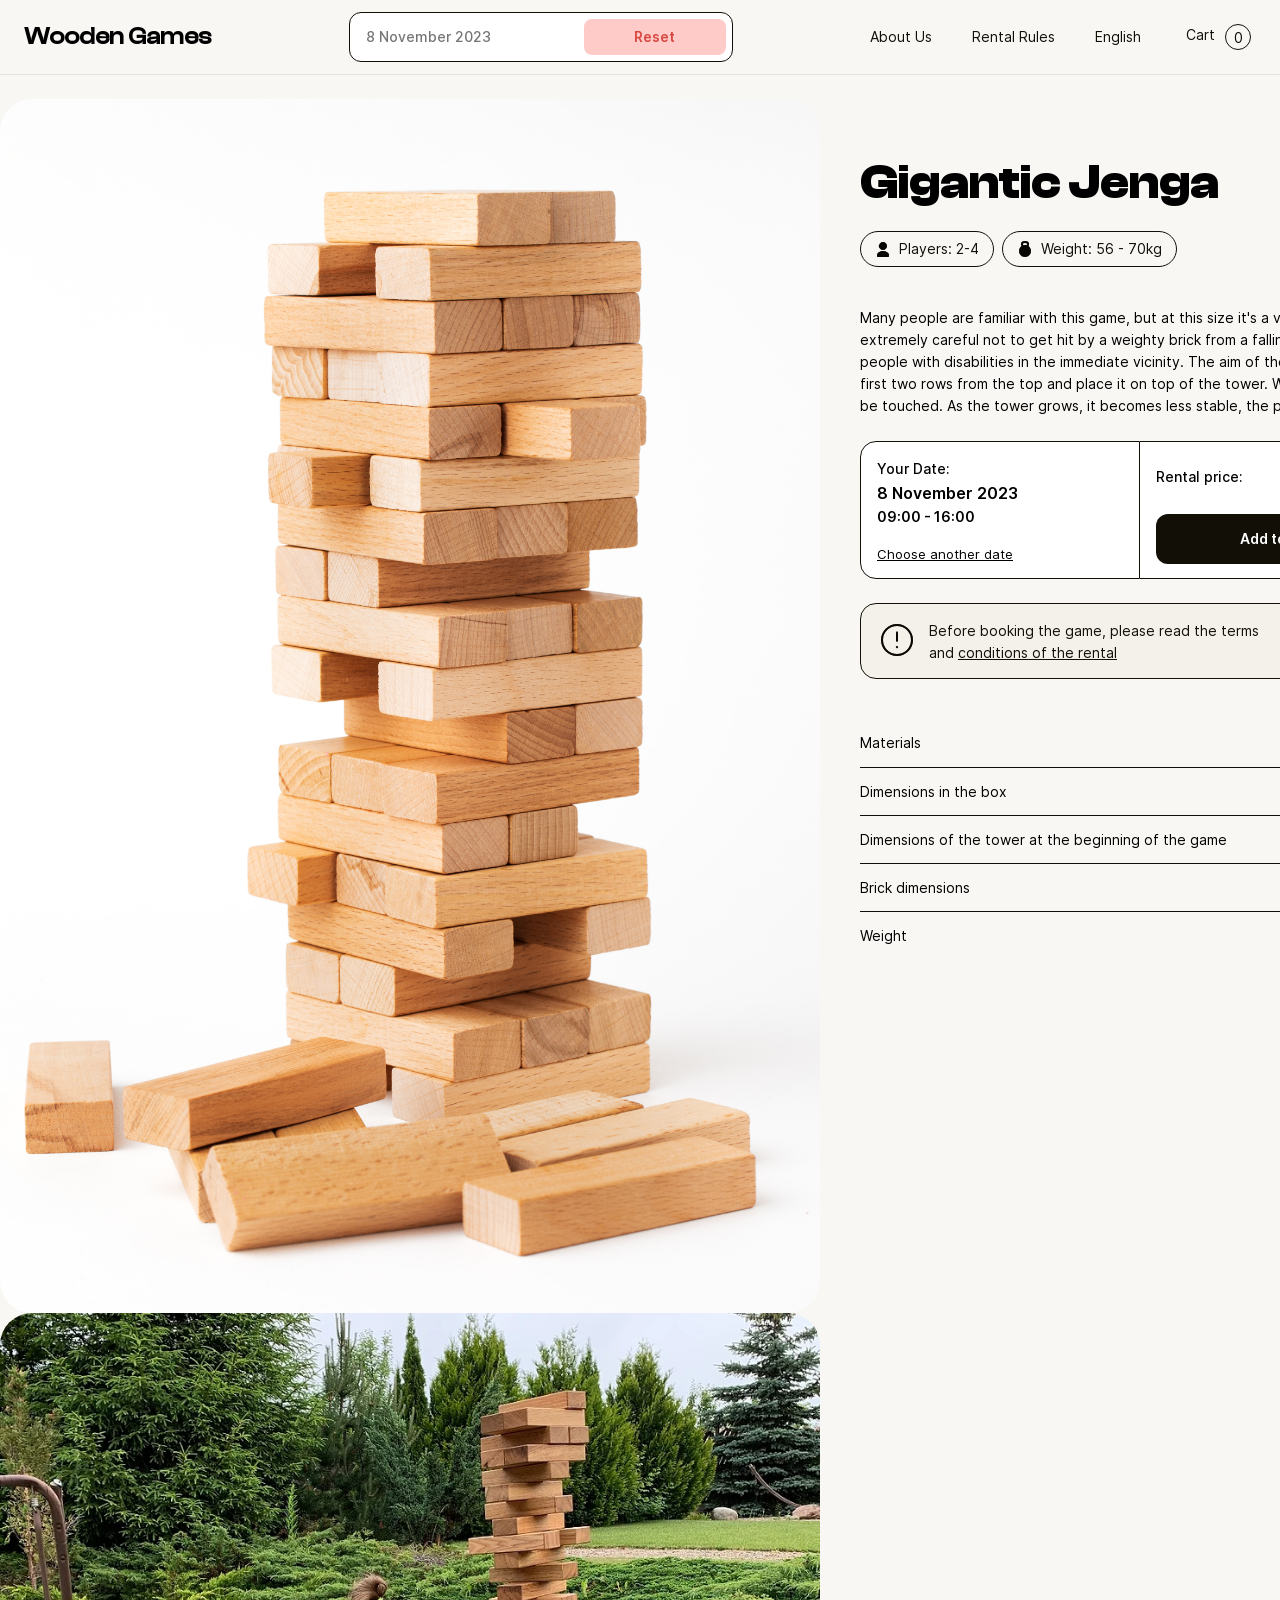
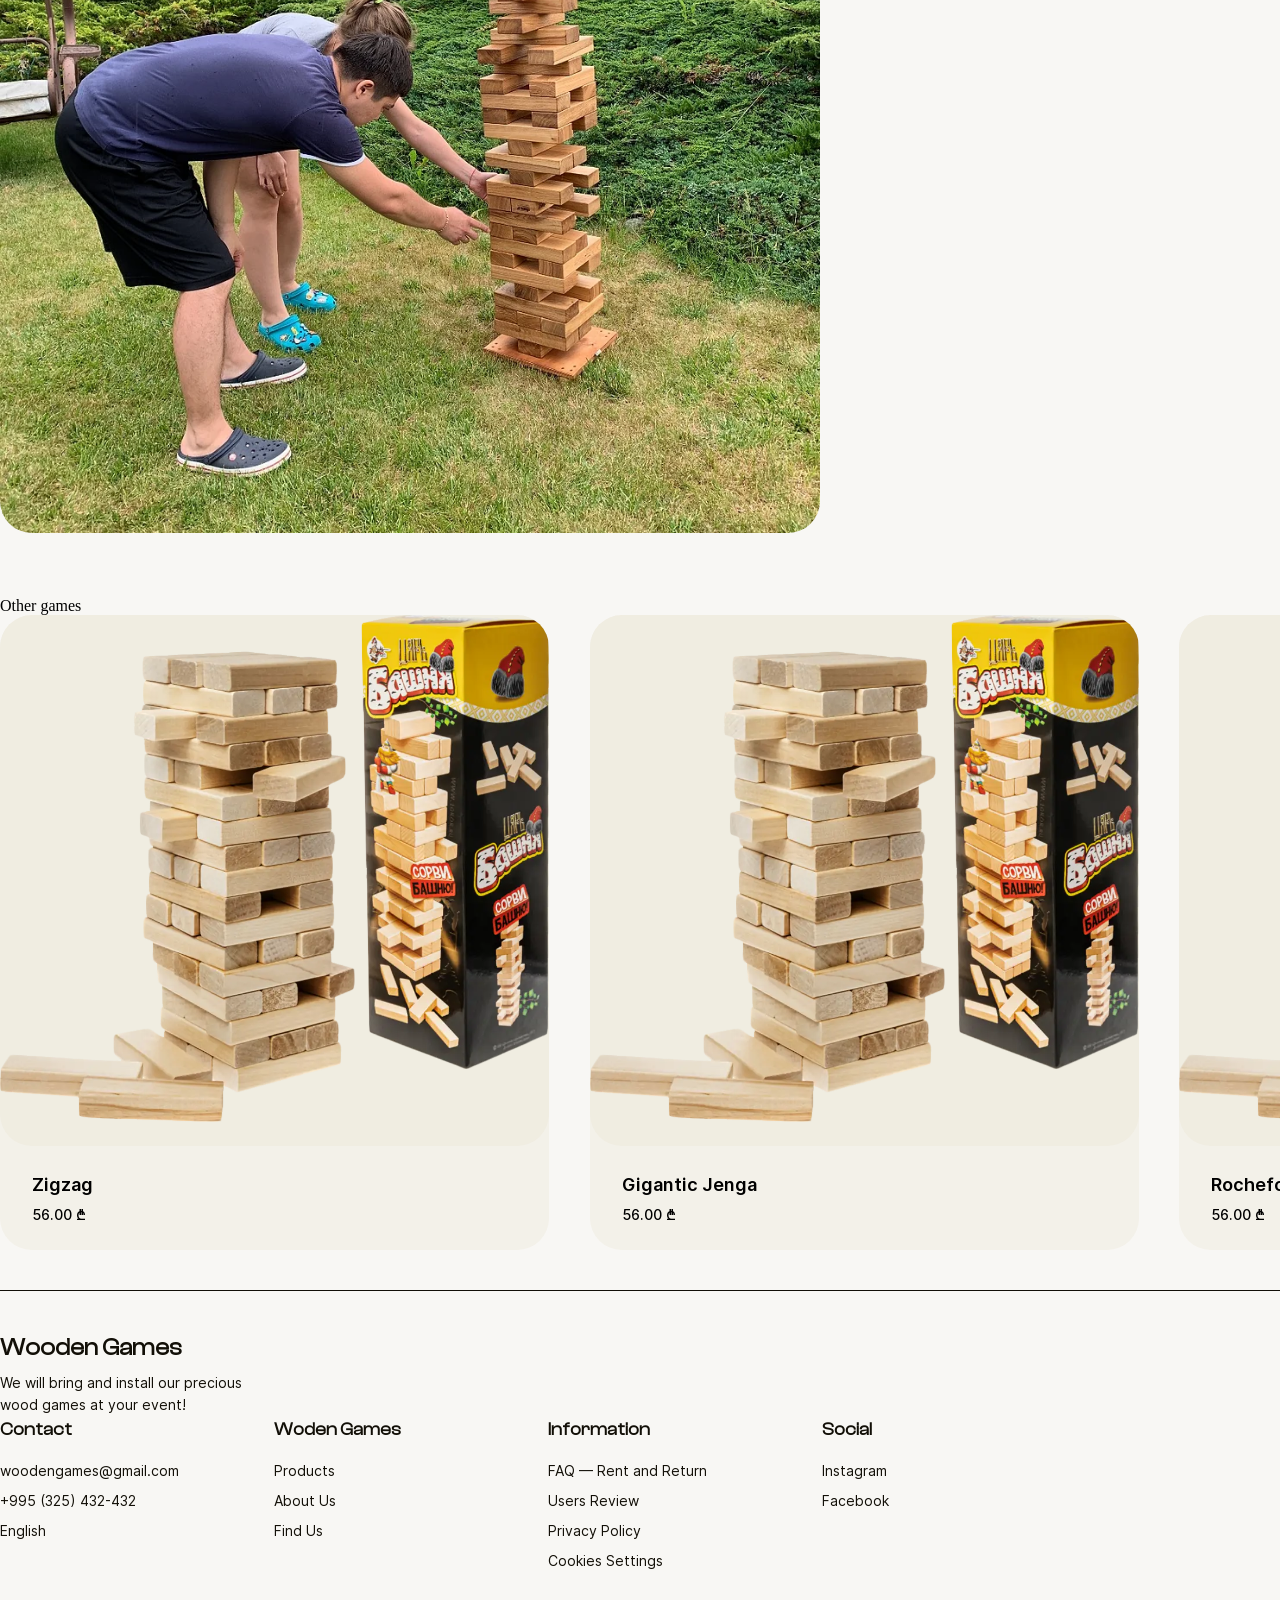
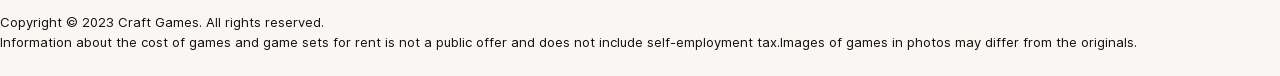
<file: index2.html>
<!DOCTYPE html>
<html lang="ru">
  <head>
    <meta charset="UTF-8" />
    <meta name="viewport" content="width=device-width, initial-scale=1.0" />
    <title>Document</title>
    <link rel="stylesheet" href="main2.css" />
    <link rel="stylesheet" href="./styles/footer.css" />
    <link rel="stylesheet" href="./styles/general.css" />
    <link rel="stylesheet" href="./styles/utils.css" />
    <link rel="stylesheet" href="./styles/header.css" />
    <link rel="stylesheet" href="./styles/button.css" />
    <link rel="stylesheet" href="./styles/product-card.css" />
    <link
      rel="stylesheet"
      href="./assets/fonts/ClashDisplay_Complete/Fonts/WEB/css/clash-display.css"
    />
    <link rel="stylesheet" href="./assets/fonts/Inter/stylesheet.css" />
  </head>
  <body>
    <header class="header">
      <span class="header-title"> Wooden Games</span>
      <div class="header-crumbs-mobile">
        <span class="crumbs-element-border"
          >Cart <span class="crumbs-element-text">0</span></span
        >
      </div>
      <div class="input-wrapper">
        <input class="input" placeholder="8 November 2023" type="text" />
        <button class="button button_secondary">Reset</button>
      </div>
      <div class="header-crumbs">
        <span>About Us</span>
        <span>Rental Rules</span>
        <span>English</span>
        <span class="crumbs-element-border"
          >Cart <span class="crumbs-element-text">0</span></span
        >
      </div>
    </header>
    <div class="products-slider">
      <img
        src="./assets/img/da6adb5a12711cab48072c46f1c88ae3.png"
        class="products-slider-img"
      />
      <img
        src="./assets/img/2f41e77c1c808917d27846c361ce2308.jpg"
        class="products-slider-img"
      />
      <img
        src="./assets/img/38298d33cfc67ba75c3684714951f7bc.png"
        class="products-slider-img"
      />
    </div>
    <div class="products-wrap">
      <img
        class="main-img"
        src="./assets/img/2f41e77c1c808917d27846c361ce2308.jpg"
      />
      <div class="text-wrap">
        <span class="text-wrap-title">Gigantic Jenga</span>
        <div class="crumbs mb-5">
          <div class="crumb">
            <svg
              width="16"
              height="16"
              viewBox="0 0 16 16"
              fill="none"
              xmlns="http://www.w3.org/2000/svg"
            >
              <g clip-path="url(#clip0_63_1615)">
                <path
                  d="M10.1213 2.87868C11.2929 4.05026 11.2929 5.94974 10.1213 7.12132C8.94974 8.29289 7.05026 8.29289 5.87868 7.12132C4.70711 5.94974 4.70711 4.05026 5.87868 2.87868C7.05026 1.70711 8.94974 1.70711 10.1213 2.87868Z"
                  fill="#120F07"
                />
                <path
                  d="M10.1213 2.87868C11.2929 4.05026 11.2929 5.94974 10.1213 7.12132C8.94974 8.29289 7.05026 8.29289 5.87868 7.12132C4.70711 5.94974 4.70711 4.05026 5.87868 2.87868C7.05026 1.70711 8.94974 1.70711 10.1213 2.87868Z"
                  fill="black"
                  fill-opacity="0.2"
                />
                <path
                  d="M10.1213 2.87868C11.2929 4.05026 11.2929 5.94974 10.1213 7.12132C8.94974 8.29289 7.05026 8.29289 5.87868 7.12132C4.70711 5.94974 4.70711 4.05026 5.87868 2.87868C7.05026 1.70711 8.94974 1.70711 10.1213 2.87868Z"
                  fill="black"
                  fill-opacity="0.2"
                />
                <path
                  d="M10.1213 2.87868C11.2929 4.05026 11.2929 5.94974 10.1213 7.12132C8.94974 8.29289 7.05026 8.29289 5.87868 7.12132C4.70711 5.94974 4.70711 4.05026 5.87868 2.87868C7.05026 1.70711 8.94974 1.70711 10.1213 2.87868Z"
                  fill="black"
                  fill-opacity="0.2"
                />
                <path
                  d="M10.1213 2.87868C11.2929 4.05026 11.2929 5.94974 10.1213 7.12132C8.94974 8.29289 7.05026 8.29289 5.87868 7.12132C4.70711 5.94974 4.70711 4.05026 5.87868 2.87868C7.05026 1.70711 8.94974 1.70711 10.1213 2.87868Z"
                  stroke="#120F07"
                  stroke-width="2"
                  stroke-linecap="round"
                  stroke-linejoin="round"
                />
                <path
                  d="M10.1213 2.87868C11.2929 4.05026 11.2929 5.94974 10.1213 7.12132C8.94974 8.29289 7.05026 8.29289 5.87868 7.12132C4.70711 5.94974 4.70711 4.05026 5.87868 2.87868C7.05026 1.70711 8.94974 1.70711 10.1213 2.87868Z"
                  stroke="black"
                  stroke-opacity="0.2"
                  stroke-width="2"
                  stroke-linecap="round"
                  stroke-linejoin="round"
                />
                <path
                  d="M10.1213 2.87868C11.2929 4.05026 11.2929 5.94974 10.1213 7.12132C8.94974 8.29289 7.05026 8.29289 5.87868 7.12132C4.70711 5.94974 4.70711 4.05026 5.87868 2.87868C7.05026 1.70711 8.94974 1.70711 10.1213 2.87868Z"
                  stroke="black"
                  stroke-opacity="0.2"
                  stroke-width="2"
                  stroke-linecap="round"
                  stroke-linejoin="round"
                />
                <path
                  d="M10.1213 2.87868C11.2929 4.05026 11.2929 5.94974 10.1213 7.12132C8.94974 8.29289 7.05026 8.29289 5.87868 7.12132C4.70711 5.94974 4.70711 4.05026 5.87868 2.87868C7.05026 1.70711 8.94974 1.70711 10.1213 2.87868Z"
                  stroke="black"
                  stroke-opacity="0.2"
                  stroke-width="2"
                  stroke-linecap="round"
                  stroke-linejoin="round"
                />
                <path
                  d="M2 14.2838V15.1419C2 15.6156 2.336 16 2.75 16H13.25C13.664 16 14 15.6156 14 15.1419V14.2838C14 11.6871 11.036 10 8 10C4.964 10 2 11.6871 2 14.2838Z"
                  fill="#120F07"
                />
                <path
                  d="M2 14.2838V15.1419C2 15.6156 2.336 16 2.75 16H13.25C13.664 16 14 15.6156 14 15.1419V14.2838C14 11.6871 11.036 10 8 10C4.964 10 2 11.6871 2 14.2838Z"
                  fill="black"
                  fill-opacity="0.2"
                />
                <path
                  d="M2 14.2838V15.1419C2 15.6156 2.336 16 2.75 16H13.25C13.664 16 14 15.6156 14 15.1419V14.2838C14 11.6871 11.036 10 8 10C4.964 10 2 11.6871 2 14.2838Z"
                  fill="black"
                  fill-opacity="0.2"
                />
                <path
                  d="M2 14.2838V15.1419C2 15.6156 2.336 16 2.75 16H13.25C13.664 16 14 15.6156 14 15.1419V14.2838C14 11.6871 11.036 10 8 10C4.964 10 2 11.6871 2 14.2838Z"
                  fill="black"
                  fill-opacity="0.2"
                />
              </g>
              <defs>
                <clipPath id="clip0_63_1615">
                  <rect width="16" height="16" fill="white" />
                </clipPath>
              </defs>
            </svg>
            <span>Players: 2-4</span>
          </div>
          <div class="crumb">
            <svg
              width="16"
              height="16"
              viewBox="0 0 16 16"
              fill="none"
              xmlns="http://www.w3.org/2000/svg"
            >
              <g clip-path="url(#clip0_63_1622)">
                <path
                  d="M8 16C11.3137 16 14 13.3137 14 10C14 6.68629 11.3137 4 8 4C4.68629 4 2 6.68629 2 10C2 13.3137 4.68629 16 8 16Z"
                  fill="#120F07"
                />
                <path
                  d="M8 16C11.3137 16 14 13.3137 14 10C14 6.68629 11.3137 4 8 4C4.68629 4 2 6.68629 2 10C2 13.3137 4.68629 16 8 16Z"
                  fill="black"
                  fill-opacity="0.2"
                />
                <path
                  d="M8 16C11.3137 16 14 13.3137 14 10C14 6.68629 11.3137 4 8 4C4.68629 4 2 6.68629 2 10C2 13.3137 4.68629 16 8 16Z"
                  fill="black"
                  fill-opacity="0.2"
                />
                <path
                  d="M8 16C11.3137 16 14 13.3137 14 10C14 6.68629 11.3137 4 8 4C4.68629 4 2 6.68629 2 10C2 13.3137 4.68629 16 8 16Z"
                  fill="black"
                  fill-opacity="0.2"
                />
                <path
                  d="M10.5072 4.99996L10.9 3.74212C10.9874 3.46216 11.0182 3.16021 10.9897 2.86232C10.9612 2.56444 10.8742 2.27958 10.7363 2.03233C10.5984 1.78508 10.4138 1.58288 10.1982 1.44318C9.32553 0.877494 6.75146 0.827575 5.80174 1.44319C5.58622 1.58289 5.40154 1.78509 5.26366 2.03234C5.12578 2.27959 5.03883 2.56445 5.01032 2.86233C4.98181 3.16021 5.0126 3.46216 5.10002 3.74212L5.49282 5"
                  stroke="#120F07"
                  stroke-width="2"
                  stroke-linecap="round"
                  stroke-linejoin="round"
                />
                <path
                  d="M10.5072 4.99996L10.9 3.74212C10.9874 3.46216 11.0182 3.16021 10.9897 2.86232C10.9612 2.56444 10.8742 2.27958 10.7363 2.03233C10.5984 1.78508 10.4138 1.58288 10.1982 1.44318C9.32553 0.877494 6.75146 0.827575 5.80174 1.44319C5.58622 1.58289 5.40154 1.78509 5.26366 2.03234C5.12578 2.27959 5.03883 2.56445 5.01032 2.86233C4.98181 3.16021 5.0126 3.46216 5.10002 3.74212L5.49282 5"
                  stroke="black"
                  stroke-opacity="0.2"
                  stroke-width="2"
                  stroke-linecap="round"
                  stroke-linejoin="round"
                />
                <path
                  d="M10.5072 4.99996L10.9 3.74212C10.9874 3.46216 11.0182 3.16021 10.9897 2.86232C10.9612 2.56444 10.8742 2.27958 10.7363 2.03233C10.5984 1.78508 10.4138 1.58288 10.1982 1.44318C9.32553 0.877494 6.75146 0.827575 5.80174 1.44319C5.58622 1.58289 5.40154 1.78509 5.26366 2.03234C5.12578 2.27959 5.03883 2.56445 5.01032 2.86233C4.98181 3.16021 5.0126 3.46216 5.10002 3.74212L5.49282 5"
                  stroke="black"
                  stroke-opacity="0.2"
                  stroke-width="2"
                  stroke-linecap="round"
                  stroke-linejoin="round"
                />
                <path
                  d="M10.5072 4.99996L10.9 3.74212C10.9874 3.46216 11.0182 3.16021 10.9897 2.86232C10.9612 2.56444 10.8742 2.27958 10.7363 2.03233C10.5984 1.78508 10.4138 1.58288 10.1982 1.44318C9.32553 0.877494 6.75146 0.827575 5.80174 1.44319C5.58622 1.58289 5.40154 1.78509 5.26366 2.03234C5.12578 2.27959 5.03883 2.56445 5.01032 2.86233C4.98181 3.16021 5.0126 3.46216 5.10002 3.74212L5.49282 5"
                  stroke="black"
                  stroke-opacity="0.2"
                  stroke-width="2"
                  stroke-linecap="round"
                  stroke-linejoin="round"
                />
              </g>
              <defs>
                <clipPath id="clip0_63_1622">
                  <rect width="16" height="16" fill="white" />
                </clipPath>
              </defs>
            </svg>
            <span>Weight: 56 - 70kg</span>
          </div>
        </div>
        <div class="main-text">
          Many people are familiar with this game, but at this size it's a very
          different experience. Players need to be extremely careful not to get
          hit by a weighty brick from a falling tower. Be especially careful if
          there are children or people with disabilities in the immediate
          vicinity. The aim of the game is to pull a brick from anywhere except
          the first two rows from the top and place it on top of the tower. When
          pulling it out, the neighbouring bricks must not be touched. As the
          tower grows, it becomes less stable, the player who collapses the
          tower loses.
        </div>
        <div class="controlsWrap">
          <div class="controlsWrap-date">
            <div class="your">Your Date:</div>
            <div class="date">8 November 2023</div>
            <div class="time">09:00 - 16:00</div>
            <div class="choose-another">Choose another date</div>
          </div>
          <div class="controlsWrap-price">
            <div class="price">
              <div class="rental">Rental price:</div>
              <div class="amount">56.00 ₾</div>
            </div>
            <button class="button button_primary button_large mt-3 mr-2 ml-2">
              Add to Cart
            </button>
          </div>
        </div>
        <div class="warning">
          <svg
            width="40"
            height="40"
            viewBox="0 0 40 40"
            fill="none"
            xmlns="http://www.w3.org/2000/svg"
          >
            <g clip-path="url(#clip0_231_1430)">
              <path
                d="M20 5C28.285 5 35 11.715 35 20C35 28.285 28.285 35 20 35C11.715 35 5 28.285 5 20C5 11.715 11.715 5 20 5Z"
                stroke="#120F07"
                stroke-width="2"
                stroke-linecap="round"
                stroke-linejoin="round"
              />
              <path
                d="M20 5C28.285 5 35 11.715 35 20C35 28.285 28.285 35 20 35C11.715 35 5 28.285 5 20C5 11.715 11.715 5 20 5Z"
                stroke="black"
                stroke-opacity="0.2"
                stroke-width="2"
                stroke-linecap="round"
                stroke-linejoin="round"
              />
              <path
                d="M20 5C28.285 5 35 11.715 35 20C35 28.285 28.285 35 20 35C11.715 35 5 28.285 5 20C5 11.715 11.715 5 20 5Z"
                stroke="black"
                stroke-opacity="0.2"
                stroke-width="2"
                stroke-linecap="round"
                stroke-linejoin="round"
              />
              <path
                d="M20 5C28.285 5 35 11.715 35 20C35 28.285 28.285 35 20 35C11.715 35 5 28.285 5 20C5 11.715 11.715 5 20 5Z"
                stroke="black"
                stroke-opacity="0.2"
                stroke-width="2"
                stroke-linecap="round"
                stroke-linejoin="round"
              />
              <path
                d="M20 20.8333V12.5"
                stroke="#120F07"
                stroke-width="2"
                stroke-linecap="round"
                stroke-linejoin="round"
              />
              <path
                d="M20 20.8333V12.5"
                stroke="black"
                stroke-opacity="0.2"
                stroke-width="2"
                stroke-linecap="round"
                stroke-linejoin="round"
              />
              <path
                d="M20 20.8333V12.5"
                stroke="black"
                stroke-opacity="0.2"
                stroke-width="2"
                stroke-linecap="round"
                stroke-linejoin="round"
              />
              <path
                d="M20 20.8333V12.5"
                stroke="black"
                stroke-opacity="0.2"
                stroke-width="2"
                stroke-linecap="round"
                stroke-linejoin="round"
              />
              <path
                d="M19.998 26.6667C19.768 26.6667 19.5814 26.8534 19.583 27.0834C19.583 27.3134 19.7697 27.5 19.9997 27.5C20.2297 27.5 20.4164 27.3134 20.4164 27.0834C20.4164 26.8534 20.2297 26.6667 19.998 26.6667Z"
                fill="#120F07"
              />
              <path
                d="M19.998 26.6667C19.768 26.6667 19.5814 26.8534 19.583 27.0834C19.583 27.3134 19.7697 27.5 19.9997 27.5C20.2297 27.5 20.4164 27.3134 20.4164 27.0834C20.4164 26.8534 20.2297 26.6667 19.998 26.6667Z"
                fill="black"
                fill-opacity="0.2"
              />
              <path
                d="M19.998 26.6667C19.768 26.6667 19.5814 26.8534 19.583 27.0834C19.583 27.3134 19.7697 27.5 19.9997 27.5C20.2297 27.5 20.4164 27.3134 20.4164 27.0834C20.4164 26.8534 20.2297 26.6667 19.998 26.6667Z"
                fill="black"
                fill-opacity="0.2"
              />
              <path
                d="M19.998 26.6667C19.768 26.6667 19.5814 26.8534 19.583 27.0834C19.583 27.3134 19.7697 27.5 19.9997 27.5C20.2297 27.5 20.4164 27.3134 20.4164 27.0834C20.4164 26.8534 20.2297 26.6667 19.998 26.6667Z"
                fill="black"
                fill-opacity="0.2"
              />
              <path
                d="M19.998 26.6667C19.768 26.6667 19.5814 26.8534 19.583 27.0834C19.583 27.3134 19.7697 27.5 19.9997 27.5C20.2297 27.5 20.4164 27.3134 20.4164 27.0834C20.4164 26.8534 20.2297 26.6667 19.998 26.6667Z"
                stroke="#120F07"
                stroke-width="1.5"
                stroke-linecap="round"
                stroke-linejoin="round"
              />
              <path
                d="M19.998 26.6667C19.768 26.6667 19.5814 26.8534 19.583 27.0834C19.583 27.3134 19.7697 27.5 19.9997 27.5C20.2297 27.5 20.4164 27.3134 20.4164 27.0834C20.4164 26.8534 20.2297 26.6667 19.998 26.6667Z"
                stroke="black"
                stroke-opacity="0.2"
                stroke-width="1.5"
                stroke-linecap="round"
                stroke-linejoin="round"
              />
              <path
                d="M19.998 26.6667C19.768 26.6667 19.5814 26.8534 19.583 27.0834C19.583 27.3134 19.7697 27.5 19.9997 27.5C20.2297 27.5 20.4164 27.3134 20.4164 27.0834C20.4164 26.8534 20.2297 26.6667 19.998 26.6667Z"
                stroke="black"
                stroke-opacity="0.2"
                stroke-width="1.5"
                stroke-linecap="round"
                stroke-linejoin="round"
              />
              <path
                d="M19.998 26.6667C19.768 26.6667 19.5814 26.8534 19.583 27.0834C19.583 27.3134 19.7697 27.5 19.9997 27.5C20.2297 27.5 20.4164 27.3134 20.4164 27.0834C20.4164 26.8534 20.2297 26.6667 19.998 26.6667Z"
                stroke="black"
                stroke-opacity="0.2"
                stroke-width="1.5"
                stroke-linecap="round"
                stroke-linejoin="round"
              />
            </g>
            <defs>
              <clipPath id="clip0_231_1430">
                <rect width="40" height="40" fill="white" />
              </clipPath>
            </defs>
          </svg>
          <span class="warning-text">
            Before booking the game, please read the terms <br />
            and <span class="underline">conditions of the rental</span>
          </span>
        </div>
        <div class="characteristics bt_none">
          <div class="characteristic">Materials</div>
          <div class="meaning">Ash, Oak, plywood</div>
        </div>
        <div class="characteristics">
          <div class="characteristic">Dimensions in the box</div>
          <div class="meaning">92x30x30 cm</div>
        </div>
        <div class="characteristics">
          <div class="characteristic">
            Dimensions of the tower at the beginning of the game
          </div>
          <div class="meaning">84x24x24 cm</div>
        </div>
        <div class="characteristics">
          <div class="characteristic">Brick dimensions</div>
          <div class="meaning">24x4,5 cm</div>
        </div>
        <div class="characteristics">
          <div class="characteristic">Weight</div>
          <div class="meaning">56 - 70kg</div>
        </div>
      </div>
      <img
        class="example-img"
        src="./assets/img/38298d33cfc67ba75c3684714951f7bc.png"
      />
    </div>
    <div class="other-games">
      <div class="other-games-title">Other games</div>
      <div class="other-games-products">
        <div class="product-card">
          <img
            src="./assets/img/1d659a0e737d43868dddc2f2d2cd605f.webp"
            class="products-img"
          />
          <div class="product-card-info">
            <span class="product-name">Zigzag <br /> </span>
            <span class="product-price">56.00 ₾</span>
          </div>
        </div>
        <div class="product-card">
          <img
            src="./assets/img/1d659a0e737d43868dddc2f2d2cd605f.webp"
            class="products-img"
          />
          <div class="product-card-info">
            <span class="product-name">Gigantic Jenga <br /> </span>
            <span class="product-price">56.00 ₾</span>
          </div>
        </div>
        <div class="product-card">
          <img
            src="./assets/img/1d659a0e737d43868dddc2f2d2cd605f.webp"
            class="products-img"
          />
          <div class="product-card-info">
            <span class="product-name">Rochefort <br /> </span>
            <span class="product-price">56.00 ₾</span>
          </div>
        </div>
      </div>
    </div>
    <footer>
      <div class="footer">
        <div class="footer-column_widht">
          <span class="footer-wooden">Wooden Games <br /></span>
          <span class="footer-we"
            >We will bring and install our precious <br />
            wood games at your event!</span
          >
        </div>
        <div class="footer-group">
          <div class="footer-column">
            <span class="title-footer">Contact</span>
            <span class="sub-title-footer">woodengames@gmail.com</span>
            <span class="sub-title-footer">+995 (325) 432-432</span>
            <span class="sub-title-footer">English</span>
          </div>
          <div class="footer-column">
            <span class="title-footer">Woden Games</span>
            <span class="sub-title-footer">Products</span>
            <span class="sub-title-footer">About Us</span>
            <span class="sub-title-footer">Find Us</span>
          </div>
          <div class="footer-column">
            <span class="title-footer">Information</span>
            <span class="sub-title-footer">FAQ — Rent and Return</span>
            <span class="sub-title-footer">Users Review</span>
            <span class="sub-title-footer">Privacy Policy</span>
            <span class="sub-title-footer">Cookies Settings</span>
          </div>
          <div class="footer-column">
            <span class="title-footer">Social</span>
            <span class="sub-title-footer">Instagram</span>
            <span class="sub-title-footer">Facebook</span>
          </div>
        </div>
      </div>
      <div class="footer-copyright">
        Copyright © 2023 Craft Games. All rights reserved. <br />
        Information about the cost of games and game sets for rent is not a
        public offer and does not include self-employment tax.Images of games in
        photos may differ from the originals.
      </div>
    </footer>
  </body>
</html>
</file>
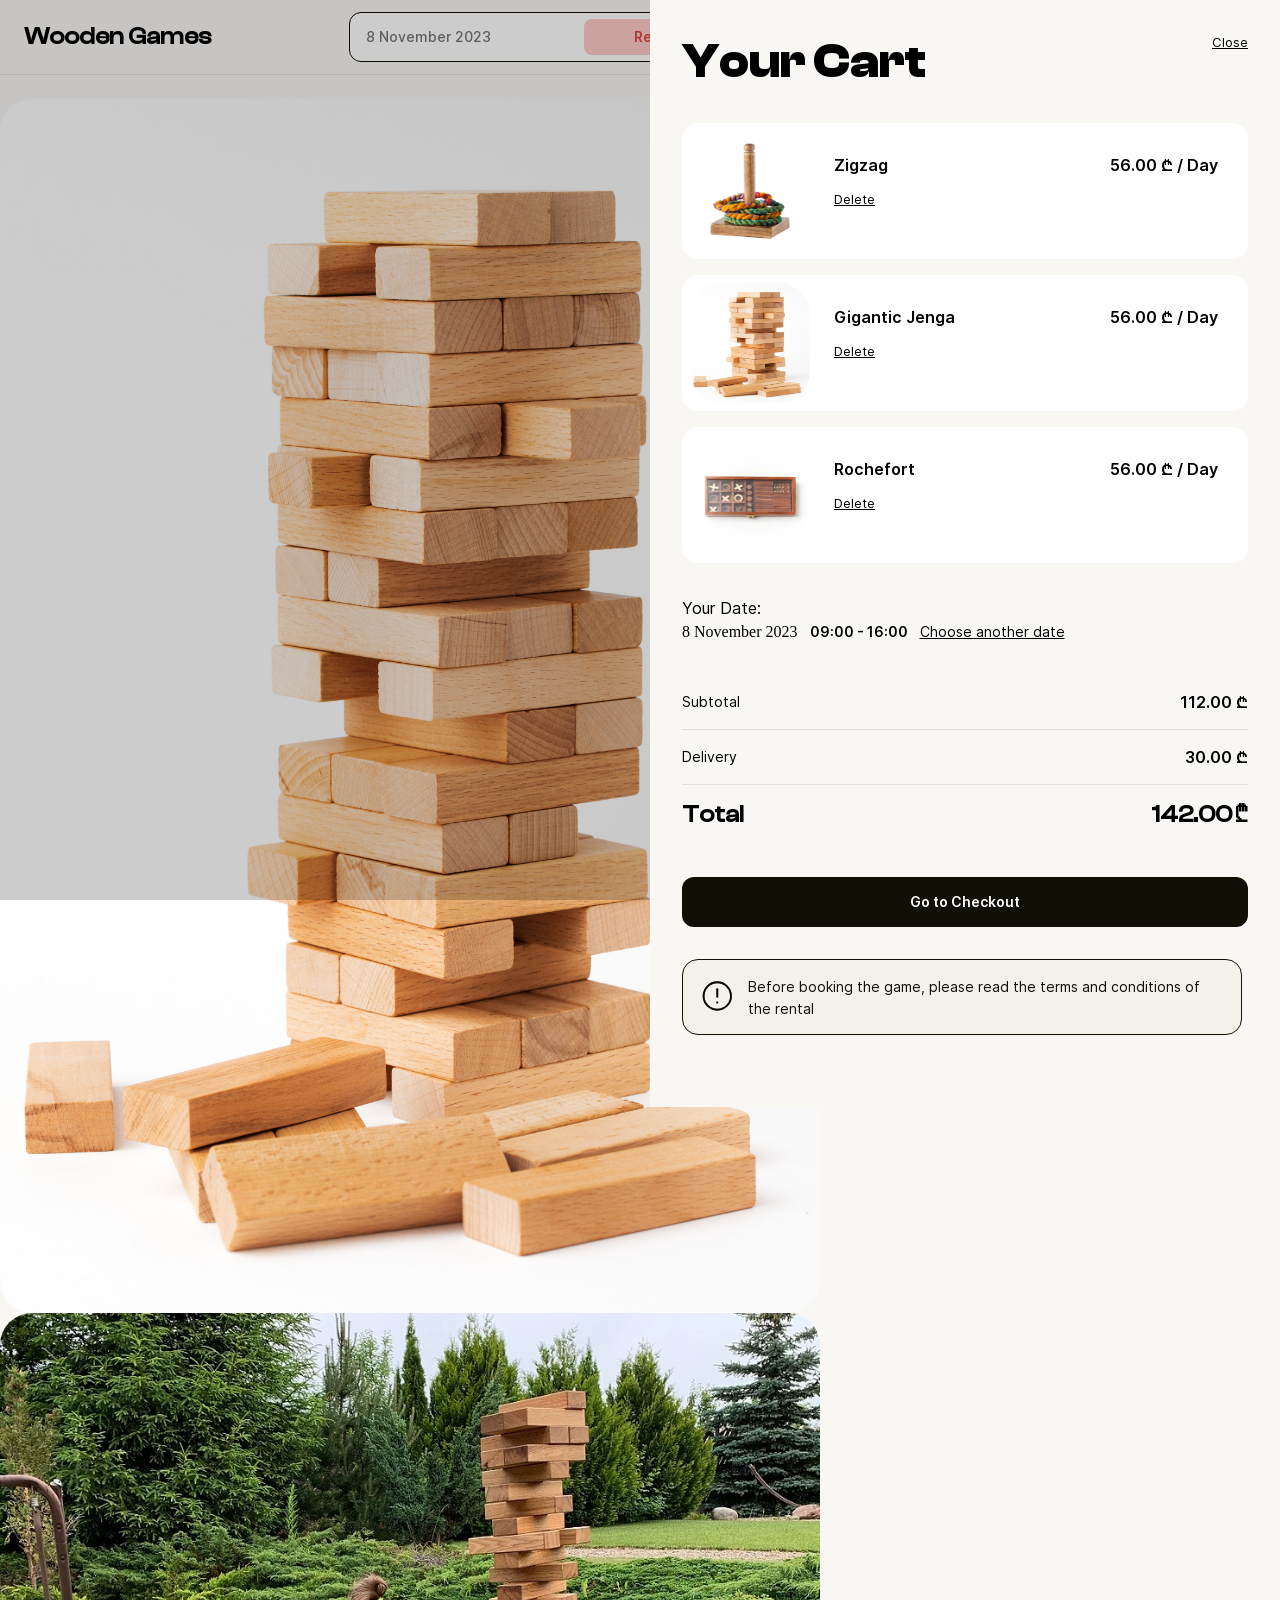
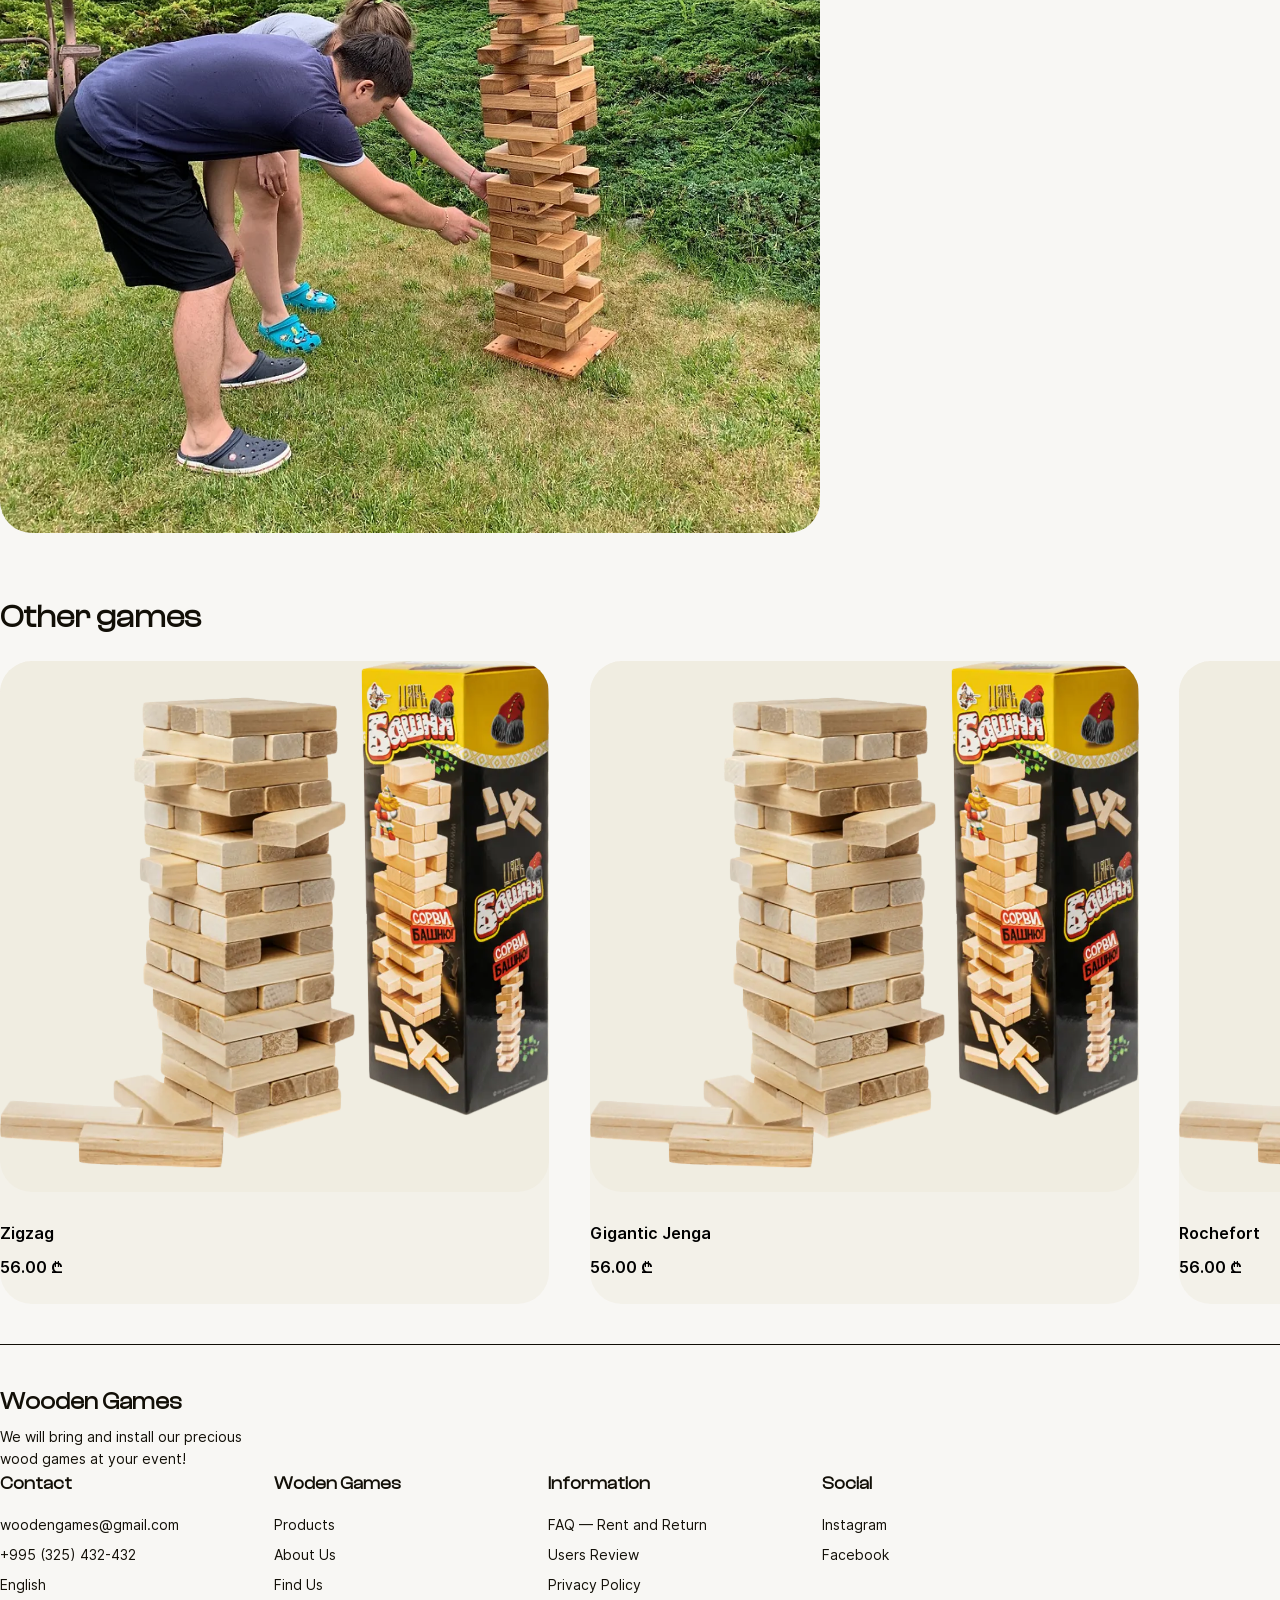
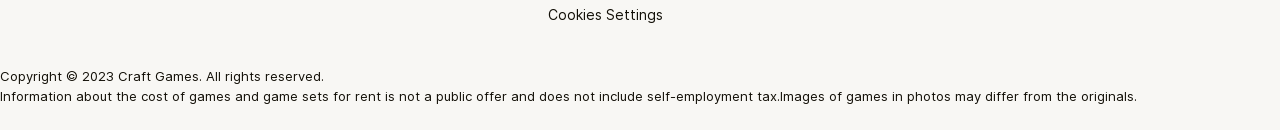
<file: popup.html>
<!DOCTYPE html>
<html lang="ru">
  <head>
    <meta charset="UTF-8" />
    <meta name="viewport" content="width=device-width, initial-scale=1.0" />
    <title>Document</title>
    <link rel="stylesheet" href="popup.css" />
    <link rel="stylesheet" href="./styles/footer.css" />
    <link rel="stylesheet" href="./styles/general.css" />
    <link rel="stylesheet" href="./styles/header.css" />
    <link rel="stylesheet" href="./styles/utils.css" />
    <link rel="stylesheet" href="./styles/general.css" />
    <link rel="stylesheet" href="./styles/button.css" />
    <link rel="stylesheet" href="./styles/product-card.css" />
    <link
      rel="stylesheet"
      href="./assets/fonts/ClashDisplay_Complete/Fonts/WEB/css/clash-display.css"
    />
    <link rel="stylesheet" href="./assets/fonts/Inter/stylesheet.css" />
  </head>
  <body>
    <div class="popup-background"></div>
    <header class="header">
      <span class="header-title"> Wooden Games</span>
      <div class="header-crumbs-mobile">
        <span class="crumbs-element-border"
          >Cart <span class="crumbs-element-text">0</span></span
        >
      </div>
      <div class="input-wrapper">
        <input class="input" placeholder="8 November 2023" type="text" />
        <button class="button button_secondary">Reset</button>
      </div>
      <div class="header-crumbs">
        <span>About Us</span>
        <span>Rental Rules</span>
        <span>English</span>
        <span class="crumbs-element-border"
          >Cart <span class="crumbs-element-text">0</span></span
        >
      </div>
    </header>
    <div class="popup">
      <div class="popup-title">
        <span class="popup-your">Your Cart</span>
        <span class="popup-close">Close</span>
      </div>
      <div class="popup-products">
        <div class="popup-product-tablet">
          <img
            src="./assets/img/eb1ba7a80c4cf2ffdc9ea94f7d9295f4.png"
            class="product-img-tablet"
          />
          <div class="product-info-tablet">
            <div class="product-title-tablet">
              <span class="product-name-tablet">Zigzag</span>
              <span class="product-price-tablet">56.00 ₾ / Day</span>
            </div>
            <span class="product-delete-tablet">Delete</span>
          </div>
        </div>
        <div class="popup-product-tablet">
          <img
            src="./assets/img/2f41e77c1c808917d27846c361ce2308.jpg"
            class="product-img-tablet"
          />
          <div class="product-info-tablet">
            <div class="product-title-tablet">
              <span class="product-name-tablet">Gigantic Jenga</span>
              <span class="product-price-tablet">56.00 ₾ / Day</span>
            </div>
            <span class="product-delete-tablet">Delete</span>
          </div>
        </div>
        <div class="popup-product-tablet">
          <img
            src="./assets/img/5ebacbe40ef54e0887a3dbae961e6cbb.png"
            class="product-img-tablet"
          />
          <div class="product-info-tablet">
            <div class="product-title-tablet">
              <p class="product-name-tablet">Rochefort</p>
              <p class="product-price-tablet">56.00 ₾ / Day</p>
            </div>
            <p class="product-delete-tablet">Delete</p>
          </div>
        </div>
      </div>
      <div class="date-wrapper">
        <span class="date-wrapper-title">Your Date:</span>
        <div class="date-wrapper-choose-date">
          <span class="popup-date">8 November 2023</span>
          <span class="popup-time">09:00 - 16:00</span>
          <span class="popup-choose">Choose another date</span>
        </div>
      </div>
      <div class="chekout-information">
        <div class="chekout-wrap">
          <span class="chekout-title">Subtotal</span>
          <span class="chekout-price">112.00 ₾</span>
        </div>
        <div class="chekout-wrap">
          <span class="chekout-title">Delivery</span>
          <span class="chekout-price">30.00 ₾</span>
        </div>
        <div class="chekout-wrap chekout-wrap-bold">
          <span class="chekout-title chekout-title-bold">Total</span>
          <span class="chekout-price chekout-title-bold">142.00 ₾</span>
        </div>
      </div>
      <button class="button button_xl button_primary mb-4">
        Go to Checkout
      </button>
      <div class="warning">
        <svg
          width="40"
          height="40"
          viewBox="0 0 40 40"
          fill="none"
          xmlns="http://www.w3.org/2000/svg"
        >
          <g clip-path="url(#clip0_231_1430)">
            <path
              d="M20 5C28.285 5 35 11.715 35 20C35 28.285 28.285 35 20 35C11.715 35 5 28.285 5 20C5 11.715 11.715 5 20 5Z"
              stroke="#120F07"
              stroke-width="2"
              stroke-linecap="round"
              stroke-linejoin="round"
            />
            <path
              d="M20 5C28.285 5 35 11.715 35 20C35 28.285 28.285 35 20 35C11.715 35 5 28.285 5 20C5 11.715 11.715 5 20 5Z"
              stroke="black"
              stroke-opacity="0.2"
              stroke-width="2"
              stroke-linecap="round"
              stroke-linejoin="round"
            />
            <path
              d="M20 5C28.285 5 35 11.715 35 20C35 28.285 28.285 35 20 35C11.715 35 5 28.285 5 20C5 11.715 11.715 5 20 5Z"
              stroke="black"
              stroke-opacity="0.2"
              stroke-width="2"
              stroke-linecap="round"
              stroke-linejoin="round"
            />
            <path
              d="M20 5C28.285 5 35 11.715 35 20C35 28.285 28.285 35 20 35C11.715 35 5 28.285 5 20C5 11.715 11.715 5 20 5Z"
              stroke="black"
              stroke-opacity="0.2"
              stroke-width="2"
              stroke-linecap="round"
              stroke-linejoin="round"
            />
            <path
              d="M20 20.8333V12.5"
              stroke="#120F07"
              stroke-width="2"
              stroke-linecap="round"
              stroke-linejoin="round"
            />
            <path
              d="M20 20.8333V12.5"
              stroke="black"
              stroke-opacity="0.2"
              stroke-width="2"
              stroke-linecap="round"
              stroke-linejoin="round"
            />
            <path
              d="M20 20.8333V12.5"
              stroke="black"
              stroke-opacity="0.2"
              stroke-width="2"
              stroke-linecap="round"
              stroke-linejoin="round"
            />
            <path
              d="M20 20.8333V12.5"
              stroke="black"
              stroke-opacity="0.2"
              stroke-width="2"
              stroke-linecap="round"
              stroke-linejoin="round"
            />
            <path
              d="M19.998 26.6667C19.768 26.6667 19.5814 26.8534 19.583 27.0834C19.583 27.3134 19.7697 27.5 19.9997 27.5C20.2297 27.5 20.4164 27.3134 20.4164 27.0834C20.4164 26.8534 20.2297 26.6667 19.998 26.6667Z"
              fill="#120F07"
            />
            <path
              d="M19.998 26.6667C19.768 26.6667 19.5814 26.8534 19.583 27.0834C19.583 27.3134 19.7697 27.5 19.9997 27.5C20.2297 27.5 20.4164 27.3134 20.4164 27.0834C20.4164 26.8534 20.2297 26.6667 19.998 26.6667Z"
              fill="black"
              fill-opacity="0.2"
            />
            <path
              d="M19.998 26.6667C19.768 26.6667 19.5814 26.8534 19.583 27.0834C19.583 27.3134 19.7697 27.5 19.9997 27.5C20.2297 27.5 20.4164 27.3134 20.4164 27.0834C20.4164 26.8534 20.2297 26.6667 19.998 26.6667Z"
              fill="black"
              fill-opacity="0.2"
            />
            <path
              d="M19.998 26.6667C19.768 26.6667 19.5814 26.8534 19.583 27.0834C19.583 27.3134 19.7697 27.5 19.9997 27.5C20.2297 27.5 20.4164 27.3134 20.4164 27.0834C20.4164 26.8534 20.2297 26.6667 19.998 26.6667Z"
              fill="black"
              fill-opacity="0.2"
            />
            <path
              d="M19.998 26.6667C19.768 26.6667 19.5814 26.8534 19.583 27.0834C19.583 27.3134 19.7697 27.5 19.9997 27.5C20.2297 27.5 20.4164 27.3134 20.4164 27.0834C20.4164 26.8534 20.2297 26.6667 19.998 26.6667Z"
              stroke="#120F07"
              stroke-width="1.5"
              stroke-linecap="round"
              stroke-linejoin="round"
            />
            <path
              d="M19.998 26.6667C19.768 26.6667 19.5814 26.8534 19.583 27.0834C19.583 27.3134 19.7697 27.5 19.9997 27.5C20.2297 27.5 20.4164 27.3134 20.4164 27.0834C20.4164 26.8534 20.2297 26.6667 19.998 26.6667Z"
              stroke="black"
              stroke-opacity="0.2"
              stroke-width="1.5"
              stroke-linecap="round"
              stroke-linejoin="round"
            />
            <path
              d="M19.998 26.6667C19.768 26.6667 19.5814 26.8534 19.583 27.0834C19.583 27.3134 19.7697 27.5 19.9997 27.5C20.2297 27.5 20.4164 27.3134 20.4164 27.0834C20.4164 26.8534 20.2297 26.6667 19.998 26.6667Z"
              stroke="black"
              stroke-opacity="0.2"
              stroke-width="1.5"
              stroke-linecap="round"
              stroke-linejoin="round"
            />
            <path
              d="M19.998 26.6667C19.768 26.6667 19.5814 26.8534 19.583 27.0834C19.583 27.3134 19.7697 27.5 19.9997 27.5C20.2297 27.5 20.4164 27.3134 20.4164 27.0834C20.4164 26.8534 20.2297 26.6667 19.998 26.6667Z"
              stroke="black"
              stroke-opacity="0.2"
              stroke-width="1.5"
              stroke-linecap="round"
              stroke-linejoin="round"
            />
          </g>
          <defs>
            <clipPath id="clip0_231_1430">
              <rect width="40" height="40" fill="white" />
            </clipPath>
          </defs>
        </svg>
        <span class="warning-text">
          Before booking the game, please read the terms and
          <span class="podcherknyt">conditions of the rental</span>
        </span>
      </div>
    </div>
    <div class="products-wrap">
      <img
        class="main-img"
        src="./assets/img/2f41e77c1c808917d27846c361ce2308.jpg"
      />
      <div class="text-wrap">
        <span class="Gigantic">Gigantic Jenga</span>
        <div class="crumbs mb-5">
          <div class="crumb">
            <svg
              width="16"
              height="16"
              viewBox="0 0 16 16"
              fill="none"
              xmlns="http://www.w3.org/2000/svg"
            >
              <g clip-path="url(#clip0_63_1615)">
                <path
                  d="M10.1213 2.87868C11.2929 4.05026 11.2929 5.94974 10.1213 7.12132C8.94974 8.29289 7.05026 8.29289 5.87868 7.12132C4.70711 5.94974 4.70711 4.05026 5.87868 2.87868C7.05026 1.70711 8.94974 1.70711 10.1213 2.87868Z"
                  fill="#120F07"
                />
                <path
                  d="M10.1213 2.87868C11.2929 4.05026 11.2929 5.94974 10.1213 7.12132C8.94974 8.29289 7.05026 8.29289 5.87868 7.12132C4.70711 5.94974 4.70711 4.05026 5.87868 2.87868C7.05026 1.70711 8.94974 1.70711 10.1213 2.87868Z"
                  fill="black"
                  fill-opacity="0.2"
                />
                <path
                  d="M10.1213 2.87868C11.2929 4.05026 11.2929 5.94974 10.1213 7.12132C8.94974 8.29289 7.05026 8.29289 5.87868 7.12132C4.70711 5.94974 4.70711 4.05026 5.87868 2.87868C7.05026 1.70711 8.94974 1.70711 10.1213 2.87868Z"
                  fill="black"
                  fill-opacity="0.2"
                />
                <path
                  d="M10.1213 2.87868C11.2929 4.05026 11.2929 5.94974 10.1213 7.12132C8.94974 8.29289 7.05026 8.29289 5.87868 7.12132C4.70711 5.94974 4.70711 4.05026 5.87868 2.87868C7.05026 1.70711 8.94974 1.70711 10.1213 2.87868Z"
                  fill="black"
                  fill-opacity="0.2"
                />
                <path
                  d="M10.1213 2.87868C11.2929 4.05026 11.2929 5.94974 10.1213 7.12132C8.94974 8.29289 7.05026 8.29289 5.87868 7.12132C4.70711 5.94974 4.70711 4.05026 5.87868 2.87868C7.05026 1.70711 8.94974 1.70711 10.1213 2.87868Z"
                  stroke="#120F07"
                  stroke-width="2"
                  stroke-linecap="round"
                  stroke-linejoin="round"
                />
                <path
                  d="M10.1213 2.87868C11.2929 4.05026 11.2929 5.94974 10.1213 7.12132C8.94974 8.29289 7.05026 8.29289 5.87868 7.12132C4.70711 5.94974 4.70711 4.05026 5.87868 2.87868C7.05026 1.70711 8.94974 1.70711 10.1213 2.87868Z"
                  stroke="black"
                  stroke-opacity="0.2"
                  stroke-width="2"
                  stroke-linecap="round"
                  stroke-linejoin="round"
                />
                <path
                  d="M10.1213 2.87868C11.2929 4.05026 11.2929 5.94974 10.1213 7.12132C8.94974 8.29289 7.05026 8.29289 5.87868 7.12132C4.70711 5.94974 4.70711 4.05026 5.87868 2.87868C7.05026 1.70711 8.94974 1.70711 10.1213 2.87868Z"
                  stroke="black"
                  stroke-opacity="0.2"
                  stroke-width="2"
                  stroke-linecap="round"
                  stroke-linejoin="round"
                />
                <path
                  d="M10.1213 2.87868C11.2929 4.05026 11.2929 5.94974 10.1213 7.12132C8.94974 8.29289 7.05026 8.29289 5.87868 7.12132C4.70711 5.94974 4.70711 4.05026 5.87868 2.87868C7.05026 1.70711 8.94974 1.70711 10.1213 2.87868Z"
                  stroke="black"
                  stroke-opacity="0.2"
                  stroke-width="2"
                  stroke-linecap="round"
                  stroke-linejoin="round"
                />
                <path
                  d="M2 14.2838V15.1419C2 15.6156 2.336 16 2.75 16H13.25C13.664 16 14 15.6156 14 15.1419V14.2838C14 11.6871 11.036 10 8 10C4.964 10 2 11.6871 2 14.2838Z"
                  fill="#120F07"
                />
                <path
                  d="M2 14.2838V15.1419C2 15.6156 2.336 16 2.75 16H13.25C13.664 16 14 15.6156 14 15.1419V14.2838C14 11.6871 11.036 10 8 10C4.964 10 2 11.6871 2 14.2838Z"
                  fill="black"
                  fill-opacity="0.2"
                />
                <path
                  d="M2 14.2838V15.1419C2 15.6156 2.336 16 2.75 16H13.25C13.664 16 14 15.6156 14 15.1419V14.2838C14 11.6871 11.036 10 8 10C4.964 10 2 11.6871 2 14.2838Z"
                  fill="black"
                  fill-opacity="0.2"
                />
                <path
                  d="M2 14.2838V15.1419C2 15.6156 2.336 16 2.75 16H13.25C13.664 16 14 15.6156 14 15.1419V14.2838C14 11.6871 11.036 10 8 10C4.964 10 2 11.6871 2 14.2838Z"
                  fill="black"
                  fill-opacity="0.2"
                />
              </g>
              <defs>
                <clipPath id="clip0_63_1615">
                  <rect width="16" height="16" fill="white" />
                </clipPath>
              </defs>
            </svg>
            <span>Players: 2-4</span>
          </div>
          <div class="crumb">
            <svg
              width="16"
              height="16"
              viewBox="0 0 16 16"
              fill="none"
              xmlns="http://www.w3.org/2000/svg"
            >
              <g clip-path="url(#clip0_63_1622)">
                <path
                  d="M8 16C11.3137 16 14 13.3137 14 10C14 6.68629 11.3137 4 8 4C4.68629 4 2 6.68629 2 10C2 13.3137 4.68629 16 8 16Z"
                  fill="#120F07"
                />
                <path
                  d="M8 16C11.3137 16 14 13.3137 14 10C14 6.68629 11.3137 4 8 4C4.68629 4 2 6.68629 2 10C2 13.3137 4.68629 16 8 16Z"
                  fill="black"
                  fill-opacity="0.2"
                />
                <path
                  d="M8 16C11.3137 16 14 13.3137 14 10C14 6.68629 11.3137 4 8 4C4.68629 4 2 6.68629 2 10C2 13.3137 4.68629 16 8 16Z"
                  fill="black"
                  fill-opacity="0.2"
                />
                <path
                  d="M8 16C11.3137 16 14 13.3137 14 10C14 6.68629 11.3137 4 8 4C4.68629 4 2 6.68629 2 10C2 13.3137 4.68629 16 8 16Z"
                  fill="black"
                  fill-opacity="0.2"
                />
                <path
                  d="M10.5072 4.99996L10.9 3.74212C10.9874 3.46216 11.0182 3.16021 10.9897 2.86232C10.9612 2.56444 10.8742 2.27958 10.7363 2.03233C10.5984 1.78508 10.4138 1.58288 10.1982 1.44318C9.32553 0.877494 6.75146 0.827575 5.80174 1.44319C5.58622 1.58289 5.40154 1.78509 5.26366 2.03234C5.12578 2.27959 5.03883 2.56445 5.01032 2.86233C4.98181 3.16021 5.0126 3.46216 5.10002 3.74212L5.49282 5"
                  stroke="#120F07"
                  stroke-width="2"
                  stroke-linecap="round"
                  stroke-linejoin="round"
                />
                <path
                  d="M10.5072 4.99996L10.9 3.74212C10.9874 3.46216 11.0182 3.16021 10.9897 2.86232C10.9612 2.56444 10.8742 2.27958 10.7363 2.03233C10.5984 1.78508 10.4138 1.58288 10.1982 1.44318C9.32553 0.877494 6.75146 0.827575 5.80174 1.44319C5.58622 1.58289 5.40154 1.78509 5.26366 2.03234C5.12578 2.27959 5.03883 2.56445 5.01032 2.86233C4.98181 3.16021 5.0126 3.46216 5.10002 3.74212L5.49282 5"
                  stroke="black"
                  stroke-opacity="0.2"
                  stroke-width="2"
                  stroke-linecap="round"
                  stroke-linejoin="round"
                />
                <path
                  d="M10.5072 4.99996L10.9 3.74212C10.9874 3.46216 11.0182 3.16021 10.9897 2.86232C10.9612 2.56444 10.8742 2.27958 10.7363 2.03233C10.5984 1.78508 10.4138 1.58288 10.1982 1.44318C9.32553 0.877494 6.75146 0.827575 5.80174 1.44319C5.58622 1.58289 5.40154 1.78509 5.26366 2.03234C5.12578 2.27959 5.03883 2.56445 5.01032 2.86233C4.98181 3.16021 5.0126 3.46216 5.10002 3.74212L5.49282 5"
                  stroke="black"
                  stroke-opacity="0.2"
                  stroke-width="2"
                  stroke-linecap="round"
                  stroke-linejoin="round"
                />
                <path
                  d="M10.5072 4.99996L10.9 3.74212C10.9874 3.46216 11.0182 3.16021 10.9897 2.86232C10.9612 2.56444 10.8742 2.27958 10.7363 2.03233C10.5984 1.78508 10.4138 1.58288 10.1982 1.44318C9.32553 0.877494 6.75146 0.827575 5.80174 1.44319C5.58622 1.58289 5.40154 1.78509 5.26366 2.03234C5.12578 2.27959 5.03883 2.56445 5.01032 2.86233C4.98181 3.16021 5.0126 3.46216 5.10002 3.74212L5.49282 5"
                  stroke="black"
                  stroke-opacity="0.2"
                  stroke-width="2"
                  stroke-linecap="round"
                  stroke-linejoin="round"
                />
              </g>
              <defs>
                <clipPath id="clip0_63_1622">
                  <rect width="16" height="16" fill="white" />
                </clipPath>
              </defs>
            </svg>
            <span>Weight: 56 - 70kg</span>
          </div>
        </div>
        <div class="main-text">
          Many people are familiar with this game, but at this size it's a very
          different <br />
          experience. Players need to be extremely careful not to get hit by a
          weighty brick from <br />
          a falling tower. Be especially careful if there are children or people
          with disabilities in <br />
          the immediate vicinity. <br />
          <br />
          The aim of the game is to pull a brick from anywhere except the first
          two rows from <br />
          the top and place it on top of the tower. When pulling it out, the
          neighbouring bricks <br />
          must not be touched. As the tower grows, it becomes less stable, the
          player who <br />
          collapses the tower loses.
        </div>
        <div class="controlsWrap">
          <div class="controlsWrap-date">
            <div class="your">Your Date:</div>
            <div class="date">8 November 2023</div>
            <div class="time">09:00 - 16:00</div>
            <div class="choose-another">Choose another date</div>
          </div>
          <div class="controlsWrap-price">
            <div class="price">
              <div class="rental">Rental price:</div>
              <div class="amount">56.00 ₾</div>
            </div>
            <button class="button button_primary button_large mt-3 mr-2 ml-2">
              Add to Cart
            </button>
          </div>
        </div>
        <div class="warning">
          <svg
            width="40"
            height="40"
            viewBox="0 0 40 40"
            fill="none"
            xmlns="http://www.w3.org/2000/svg"
          >
            <g clip-path="url(#clip0_231_1430)">
              <path
                d="M20 5C28.285 5 35 11.715 35 20C35 28.285 28.285 35 20 35C11.715 35 5 28.285 5 20C5 11.715 11.715 5 20 5Z"
                stroke="#120F07"
                stroke-width="2"
                stroke-linecap="round"
                stroke-linejoin="round"
              />
              <path
                d="M20 5C28.285 5 35 11.715 35 20C35 28.285 28.285 35 20 35C11.715 35 5 28.285 5 20C5 11.715 11.715 5 20 5Z"
                stroke="black"
                stroke-opacity="0.2"
                stroke-width="2"
                stroke-linecap="round"
                stroke-linejoin="round"
              />
              <path
                d="M20 5C28.285 5 35 11.715 35 20C35 28.285 28.285 35 20 35C11.715 35 5 28.285 5 20C5 11.715 11.715 5 20 5Z"
                stroke="black"
                stroke-opacity="0.2"
                stroke-width="2"
                stroke-linecap="round"
                stroke-linejoin="round"
              />
              <path
                d="M20 5C28.285 5 35 11.715 35 20C35 28.285 28.285 35 20 35C11.715 35 5 28.285 5 20C5 11.715 11.715 5 20 5Z"
                stroke="black"
                stroke-opacity="0.2"
                stroke-width="2"
                stroke-linecap="round"
                stroke-linejoin="round"
              />
              <path
                d="M20 20.8333V12.5"
                stroke="#120F07"
                stroke-width="2"
                stroke-linecap="round"
                stroke-linejoin="round"
              />
              <path
                d="M20 20.8333V12.5"
                stroke="black"
                stroke-opacity="0.2"
                stroke-width="2"
                stroke-linecap="round"
                stroke-linejoin="round"
              />
              <path
                d="M20 20.8333V12.5"
                stroke="black"
                stroke-opacity="0.2"
                stroke-width="2"
                stroke-linecap="round"
                stroke-linejoin="round"
              />
              <path
                d="M20 20.8333V12.5"
                stroke="black"
                stroke-opacity="0.2"
                stroke-width="2"
                stroke-linecap="round"
                stroke-linejoin="round"
              />
              <path
                d="M19.998 26.6667C19.768 26.6667 19.5814 26.8534 19.583 27.0834C19.583 27.3134 19.7697 27.5 19.9997 27.5C20.2297 27.5 20.4164 27.3134 20.4164 27.0834C20.4164 26.8534 20.2297 26.6667 19.998 26.6667Z"
                fill="#120F07"
              />
              <path
                d="M19.998 26.6667C19.768 26.6667 19.5814 26.8534 19.583 27.0834C19.583 27.3134 19.7697 27.5 19.9997 27.5C20.2297 27.5 20.4164 27.3134 20.4164 27.0834C20.4164 26.8534 20.2297 26.6667 19.998 26.6667Z"
                fill="black"
                fill-opacity="0.2"
              />
              <path
                d="M19.998 26.6667C19.768 26.6667 19.5814 26.8534 19.583 27.0834C19.583 27.3134 19.7697 27.5 19.9997 27.5C20.2297 27.5 20.4164 27.3134 20.4164 27.0834C20.4164 26.8534 20.2297 26.6667 19.998 26.6667Z"
                fill="black"
                fill-opacity="0.2"
              />
              <path
                d="M19.998 26.6667C19.768 26.6667 19.5814 26.8534 19.583 27.0834C19.583 27.3134 19.7697 27.5 19.9997 27.5C20.2297 27.5 20.4164 27.3134 20.4164 27.0834C20.4164 26.8534 20.2297 26.6667 19.998 26.6667Z"
                fill="black"
                fill-opacity="0.2"
              />
              <path
                d="M19.998 26.6667C19.768 26.6667 19.5814 26.8534 19.583 27.0834C19.583 27.3134 19.7697 27.5 19.9997 27.5C20.2297 27.5 20.4164 27.3134 20.4164 27.0834C20.4164 26.8534 20.2297 26.6667 19.998 26.6667Z"
                stroke="#120F07"
                stroke-width="1.5"
                stroke-linecap="round"
                stroke-linejoin="round"
              />
              <path
                d="M19.998 26.6667C19.768 26.6667 19.5814 26.8534 19.583 27.0834C19.583 27.3134 19.7697 27.5 19.9997 27.5C20.2297 27.5 20.4164 27.3134 20.4164 27.0834C20.4164 26.8534 20.2297 26.6667 19.998 26.6667Z"
                stroke="black"
                stroke-opacity="0.2"
                stroke-width="1.5"
                stroke-linecap="round"
                stroke-linejoin="round"
              />
              <path
                d="M19.998 26.6667C19.768 26.6667 19.5814 26.8534 19.583 27.0834C19.583 27.3134 19.7697 27.5 19.9997 27.5C20.2297 27.5 20.4164 27.3134 20.4164 27.0834C20.4164 26.8534 20.2297 26.6667 19.998 26.6667Z"
                stroke="black"
                stroke-opacity="0.2"
                stroke-width="1.5"
                stroke-linecap="round"
                stroke-linejoin="round"
              />
              <path
                d="M19.998 26.6667C19.768 26.6667 19.5814 26.8534 19.583 27.0834C19.583 27.3134 19.7697 27.5 19.9997 27.5C20.2297 27.5 20.4164 27.3134 20.4164 27.0834C20.4164 26.8534 20.2297 26.6667 19.998 26.6667Z"
                stroke="black"
                stroke-opacity="0.2"
                stroke-width="1.5"
                stroke-linecap="round"
                stroke-linejoin="round"
              />
            </g>
            <defs>
              <clipPath id="clip0_231_1430">
                <rect width="40" height="40" fill="white" />
              </clipPath>
            </defs>
          </svg>
          <span class="warning-text">
            Before booking the game, please read the terms <br />
            and <span class="underline">conditions of the rental</span>
          </span>
        </div>
        <div class="characteristics bt_none">
          <div class="characteristic">Materials</div>
          <div class="meaning">Ash, Oak, plywood</div>
        </div>
        <div class="characteristics">
          <div class="characteristic">Dimensions in the box</div>
          <div class="meaning">92x30x30 cm</div>
        </div>
        <div class="characteristics">
          <div class="characteristic">
            Dimensions of the tower at the beginning of the game
          </div>
          <div class="meaning">84x24x24 cm</div>
        </div>
        <div class="characteristics">
          <div class="characteristic">Brick dimensions</div>
          <div class="meaning">24x4,5 cm</div>
        </div>
        <div class="characteristics">
          <div class="characteristic">Weight</div>
          <div class="meaning">56 - 70kg</div>
        </div>
      </div>
      <img
        class="example-img"
        src="./assets/img/38298d33cfc67ba75c3684714951f7bc.png"
      />
    </div>
    <div class="other-games">
      <div class="Other-games-title">Other games</div>
      <div class="other-games-products">
        <div class="product-card">
          <img
            src="./assets/img/1d659a0e737d43868dddc2f2d2cd605f.webp"
            class="products-img"
          />
          <div class="product-card-info">
            <span class="product-name-tablet">Zigzag <br /> </span>
            <span class="product-price-tablet">56.00 ₾</span>
          </div>
        </div>
        <div class="product-card">
          <img
            src="./assets/img/1d659a0e737d43868dddc2f2d2cd605f.webp"
            class="products-img"
          />
          <div class="product-card-info">
            <span class="product-name-tablet">Gigantic Jenga <br /> </span>
            <span class="product-price-tablet">56.00 ₾</span>
          </div>
        </div>
        <div class="product-card">
          <img
            src="./assets/img/1d659a0e737d43868dddc2f2d2cd605f.webp"
            class="products-img"
          />
          <div class="product-card-info">
            <span class="product-name-tablet">Rochefort <br /> </span>
            <span class="product-price-tablet">56.00 ₾</span>
          </div>
        </div>
      </div>
    </div>
    <footer>
      <div class="footer">
        <div class="footer-column_widht">
          <span class="footer-wooden">Wooden Games <br /></span>
          <span class="footer-we"
            >We will bring and install our precious <br />
            wood games at your event!</span
          >
        </div>
        <div class="footer-group">
          <div class="footer-column">
            <span class="title-footer">Contact</span>
            <span class="sub-title-footer">woodengames@gmail.com</span>
            <span class="sub-title-footer">+995 (325) 432-432</span>
            <span class="sub-title-footer">English</span>
          </div>
          <div class="footer-column">
            <span class="title-footer">Woden Games</span>
            <span class="sub-title-footer">Products</span>
            <span class="sub-title-footer">About Us</span>
            <span class="sub-title-footer">Find Us</span>
          </div>
          <div class="footer-column">
            <span class="title-footer">Information</span>
            <span class="sub-title-footer">FAQ — Rent and Return</span>
            <span class="sub-title-footer">Users Review</span>
            <span class="sub-title-footer">Privacy Policy</span>
            <span class="sub-title-footer">Cookies Settings</span>
          </div>
          <div class="footer-column">
            <span class="title-footer">Social</span>
            <span class="sub-title-footer">Instagram</span>
            <span class="sub-title-footer">Facebook</span>
          </div>
        </div>
      </div>
      <div class="footer-copyright">
        Copyright © 2023 Craft Games. All rights reserved. <br />
        Information about the cost of games and game sets for rent is not a
        public offer and does not include self-employment tax.Images of games in
        photos may differ from the originals.
      </div>
    </footer>
  </body>
</html>
</file>
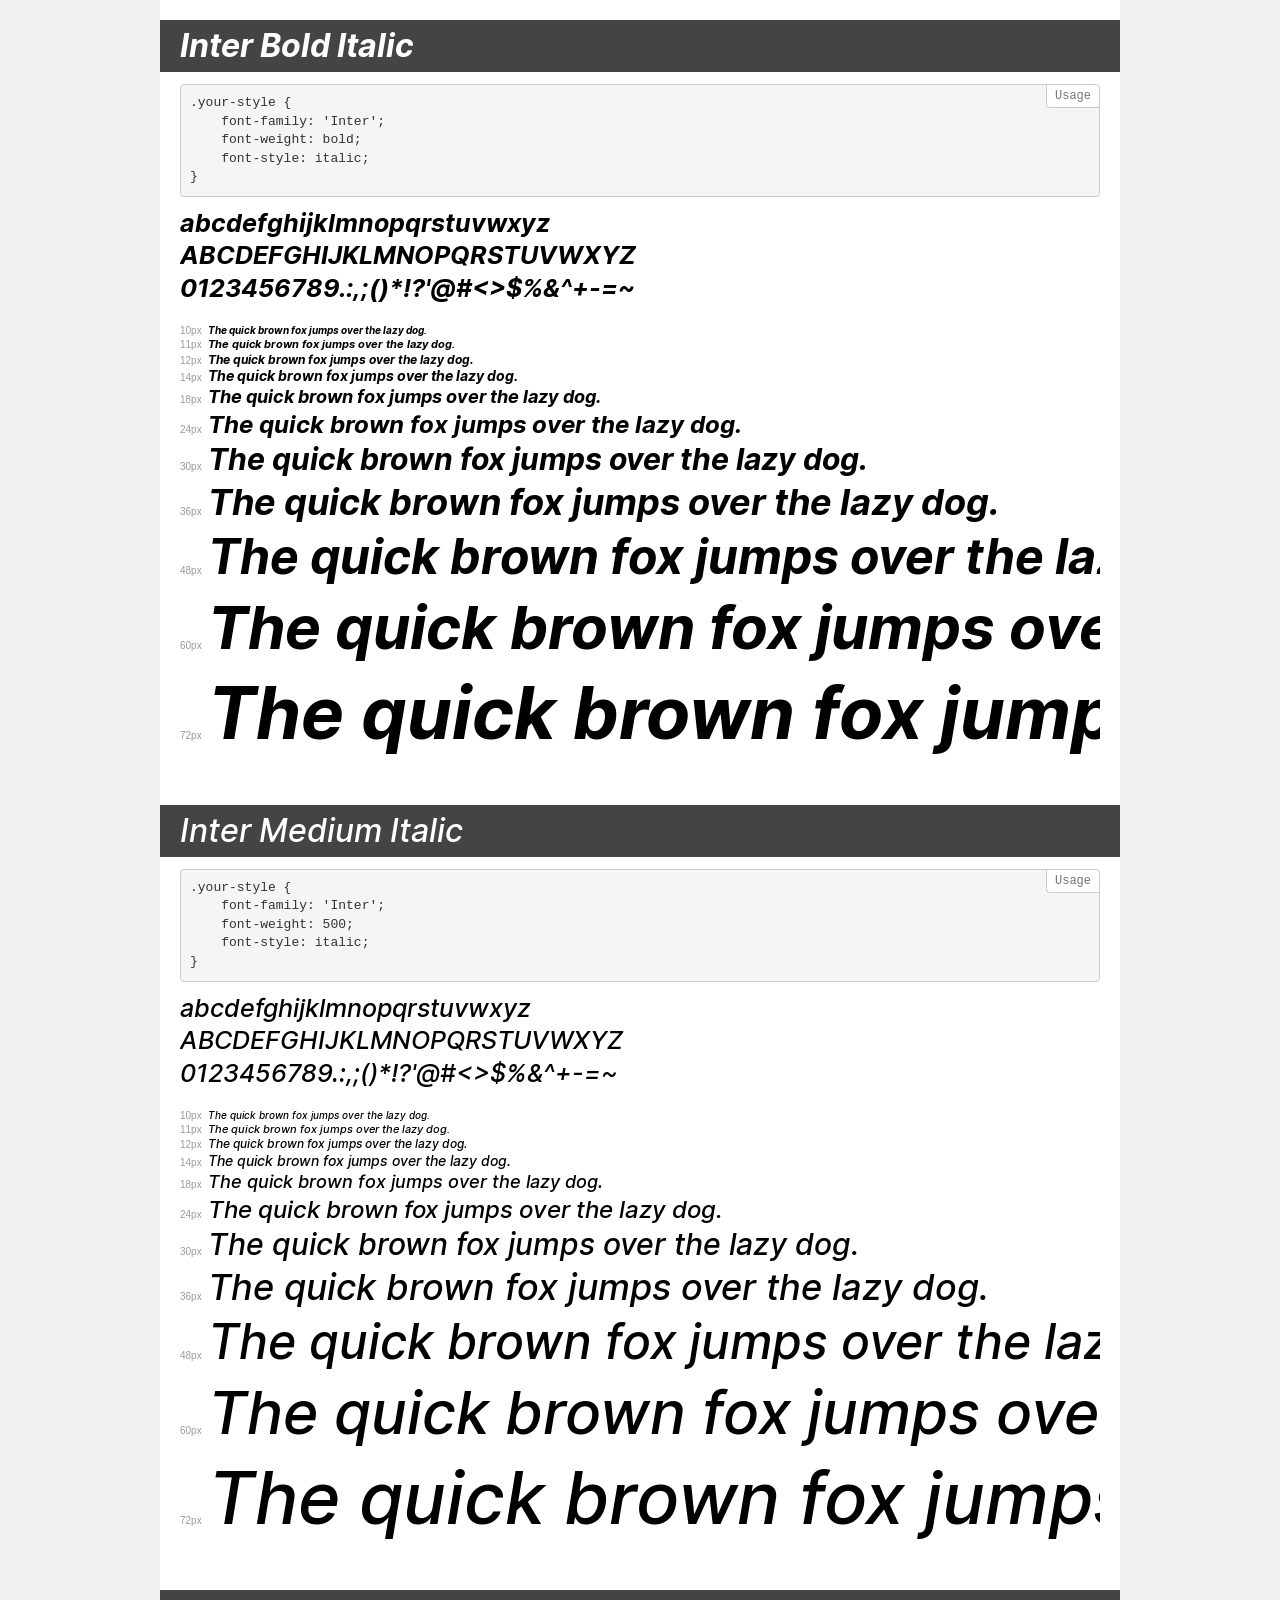
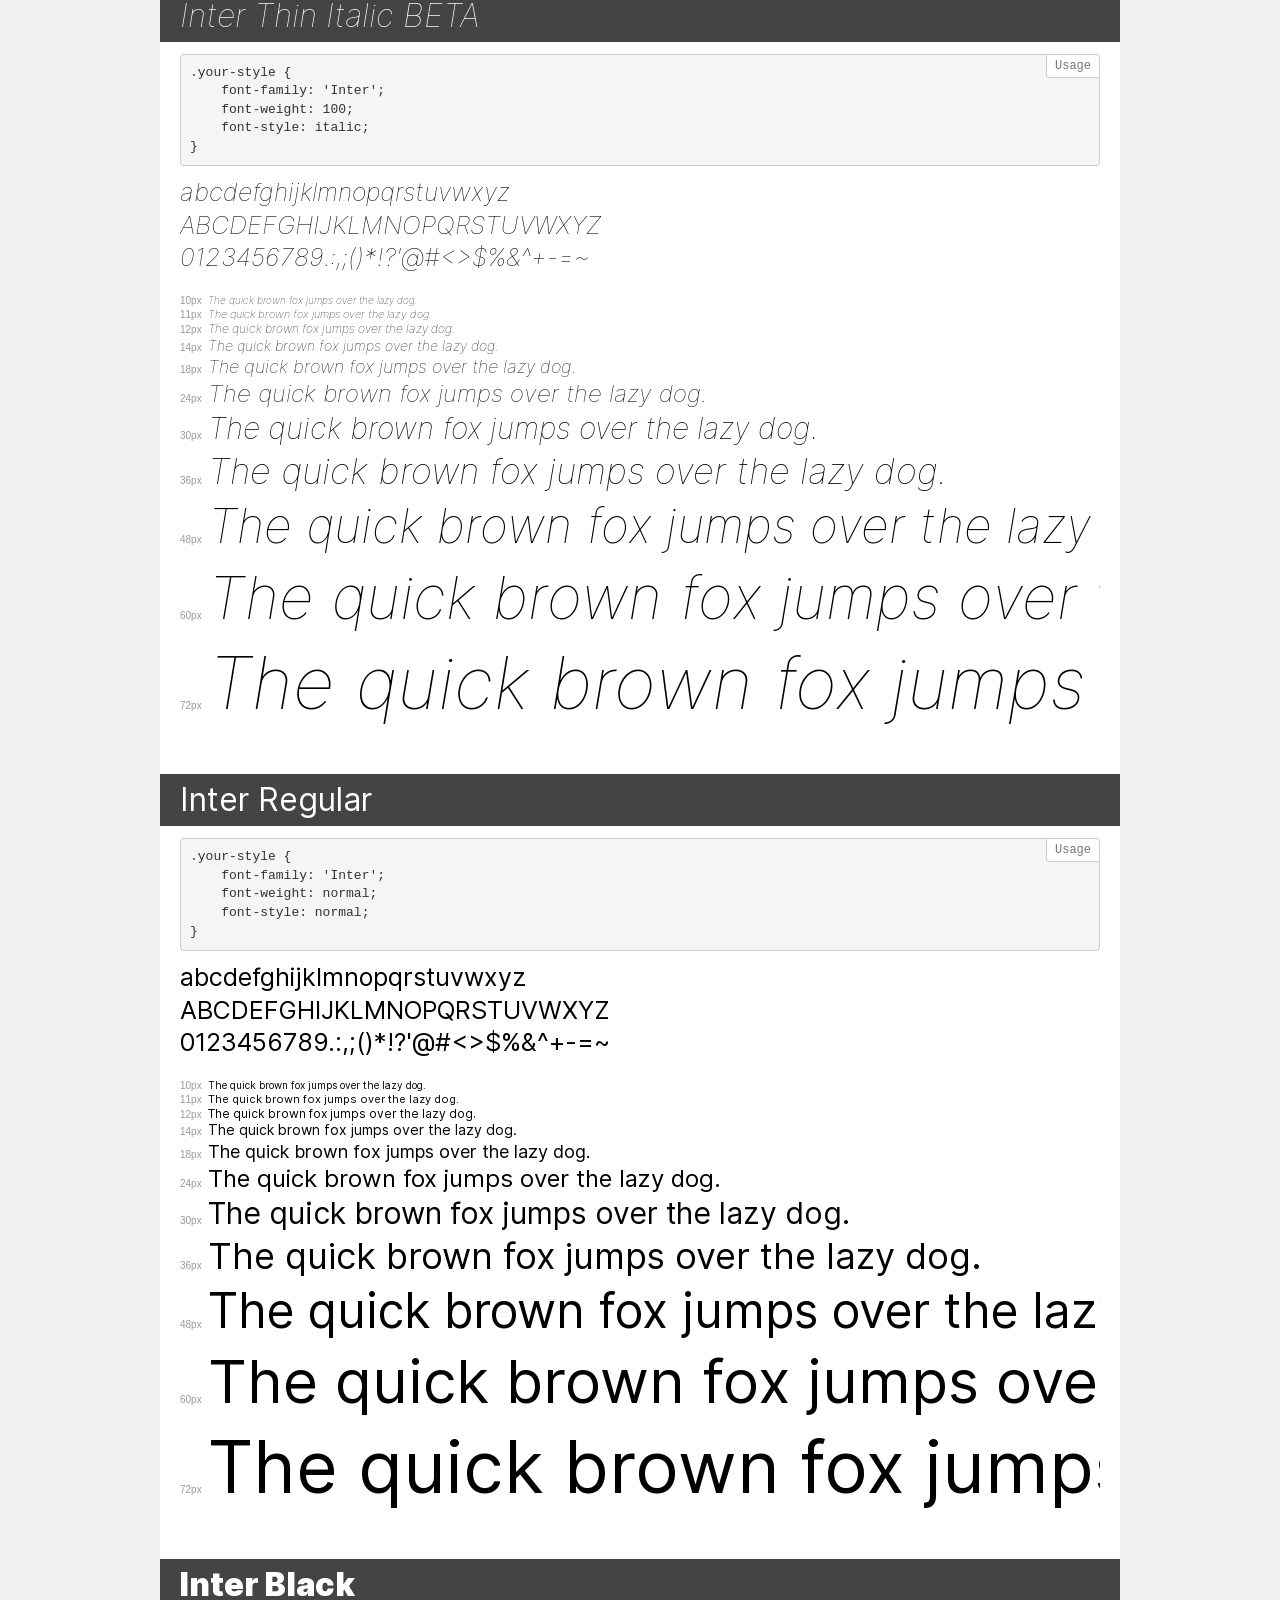
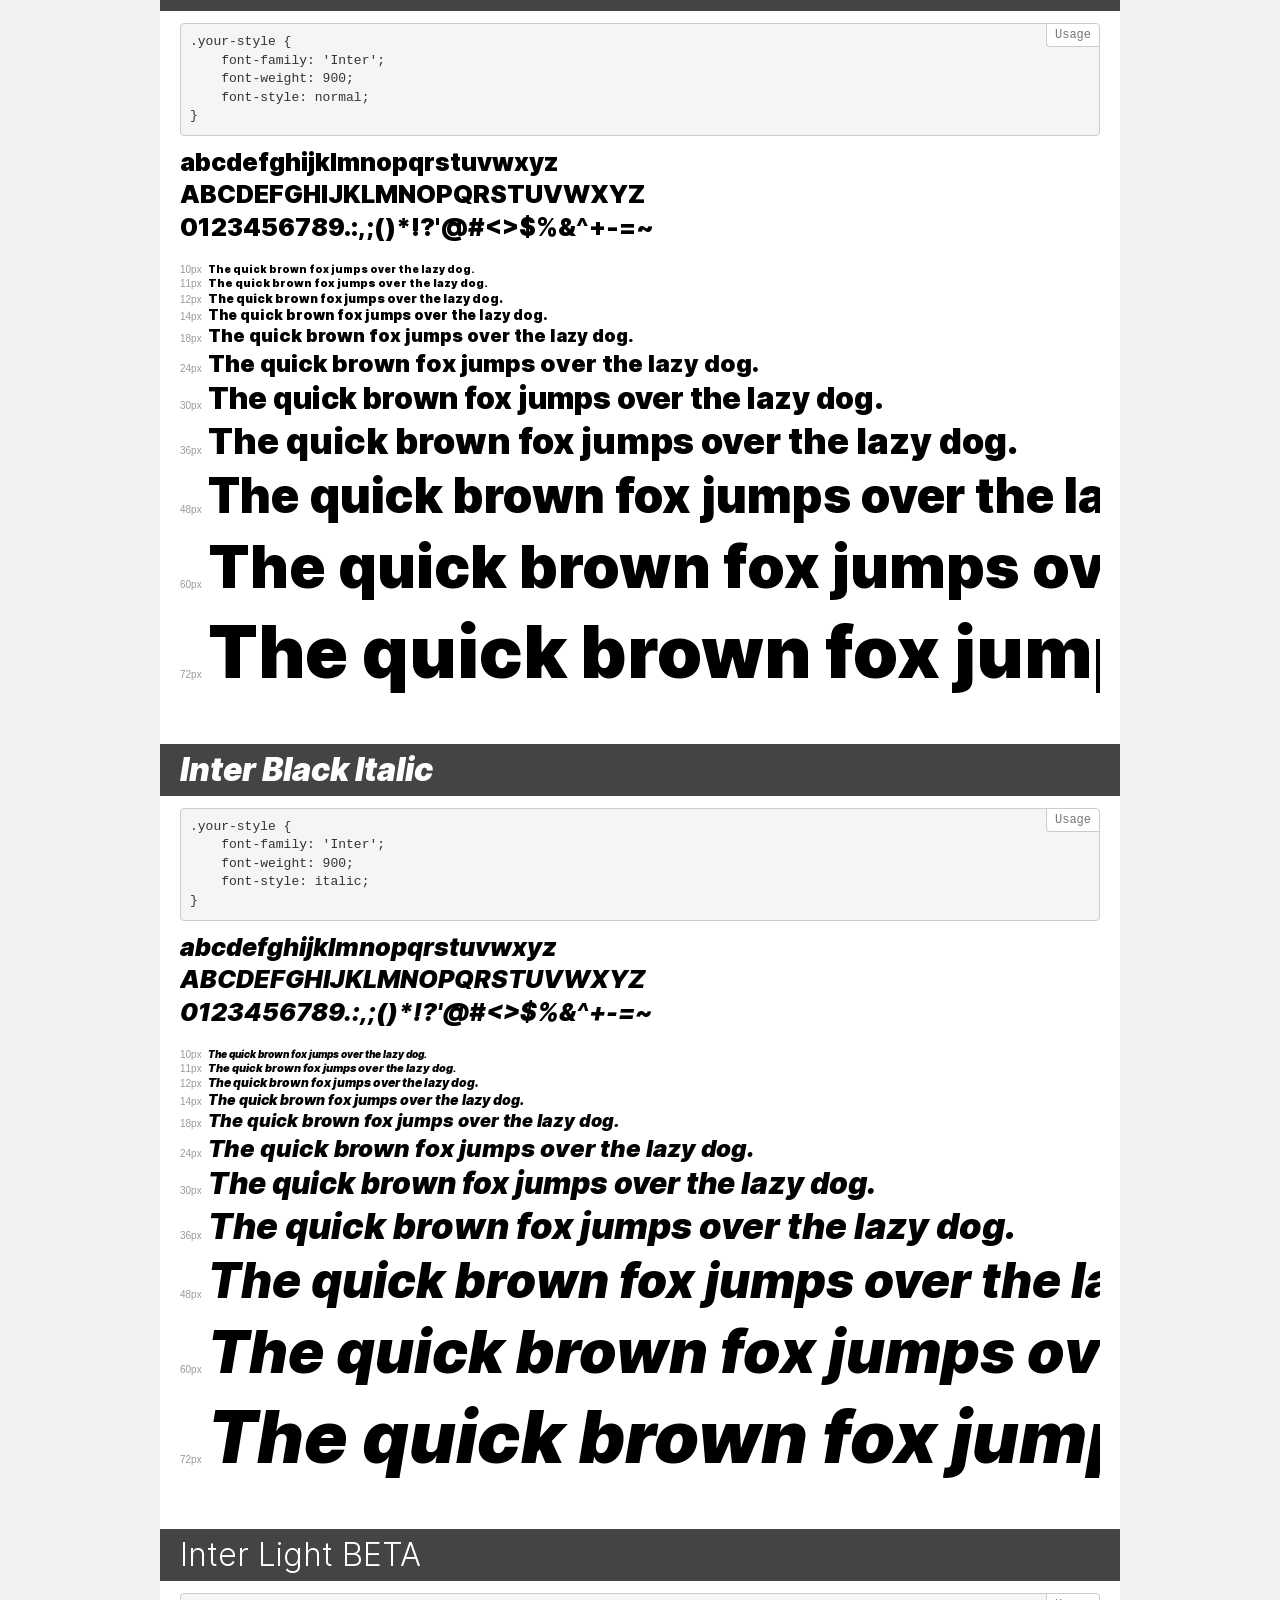
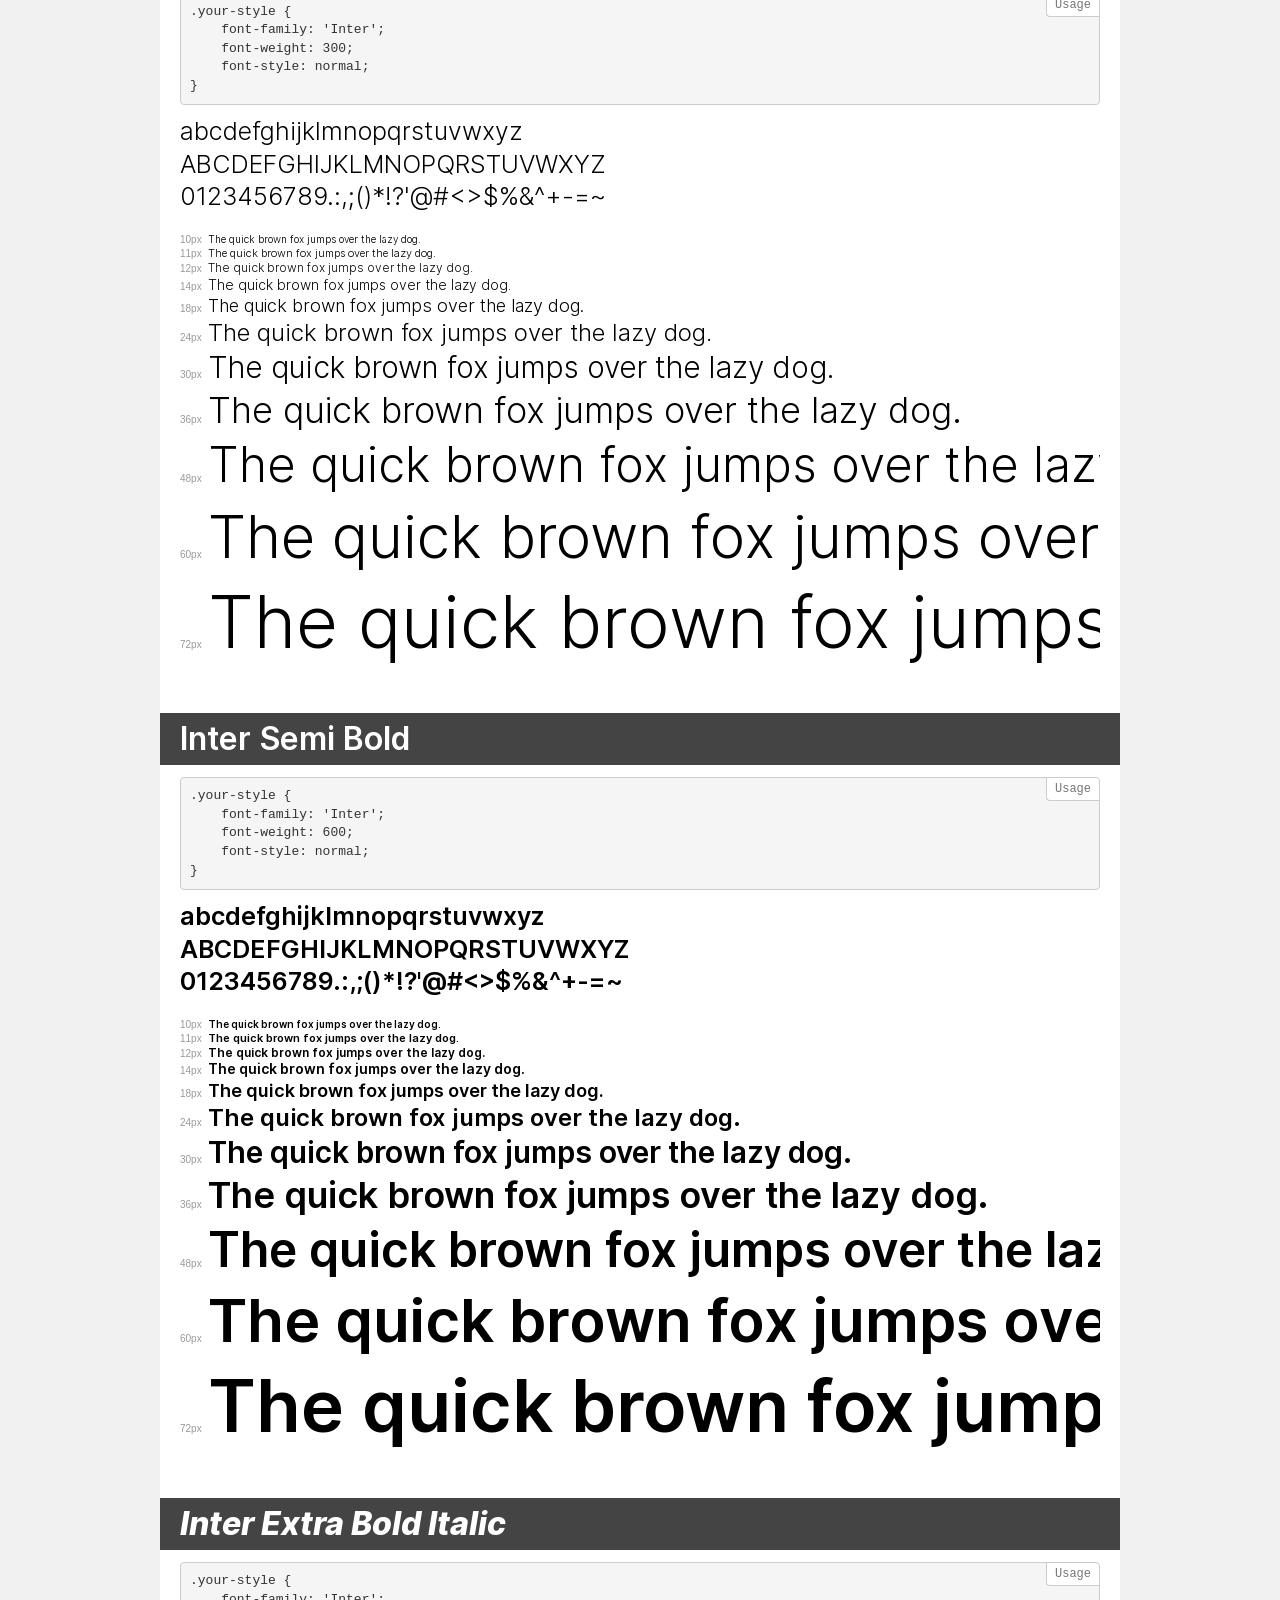
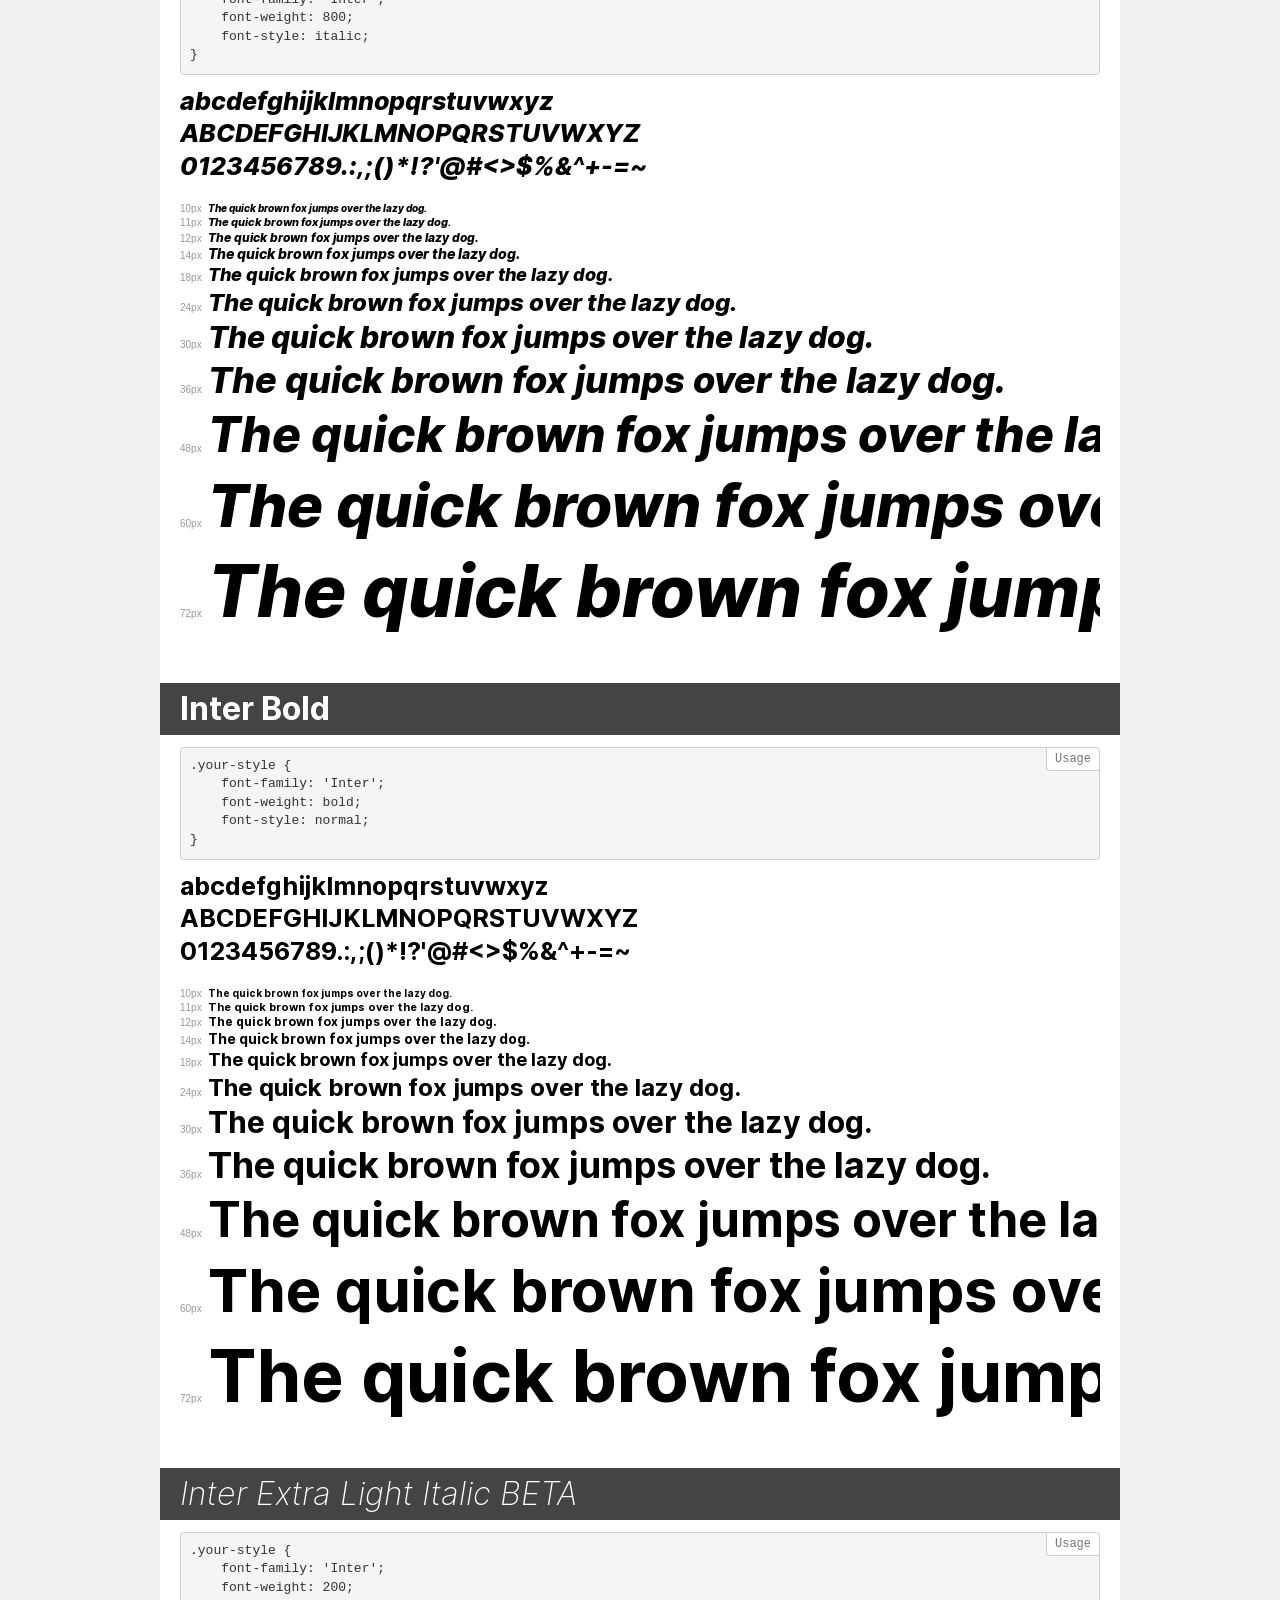
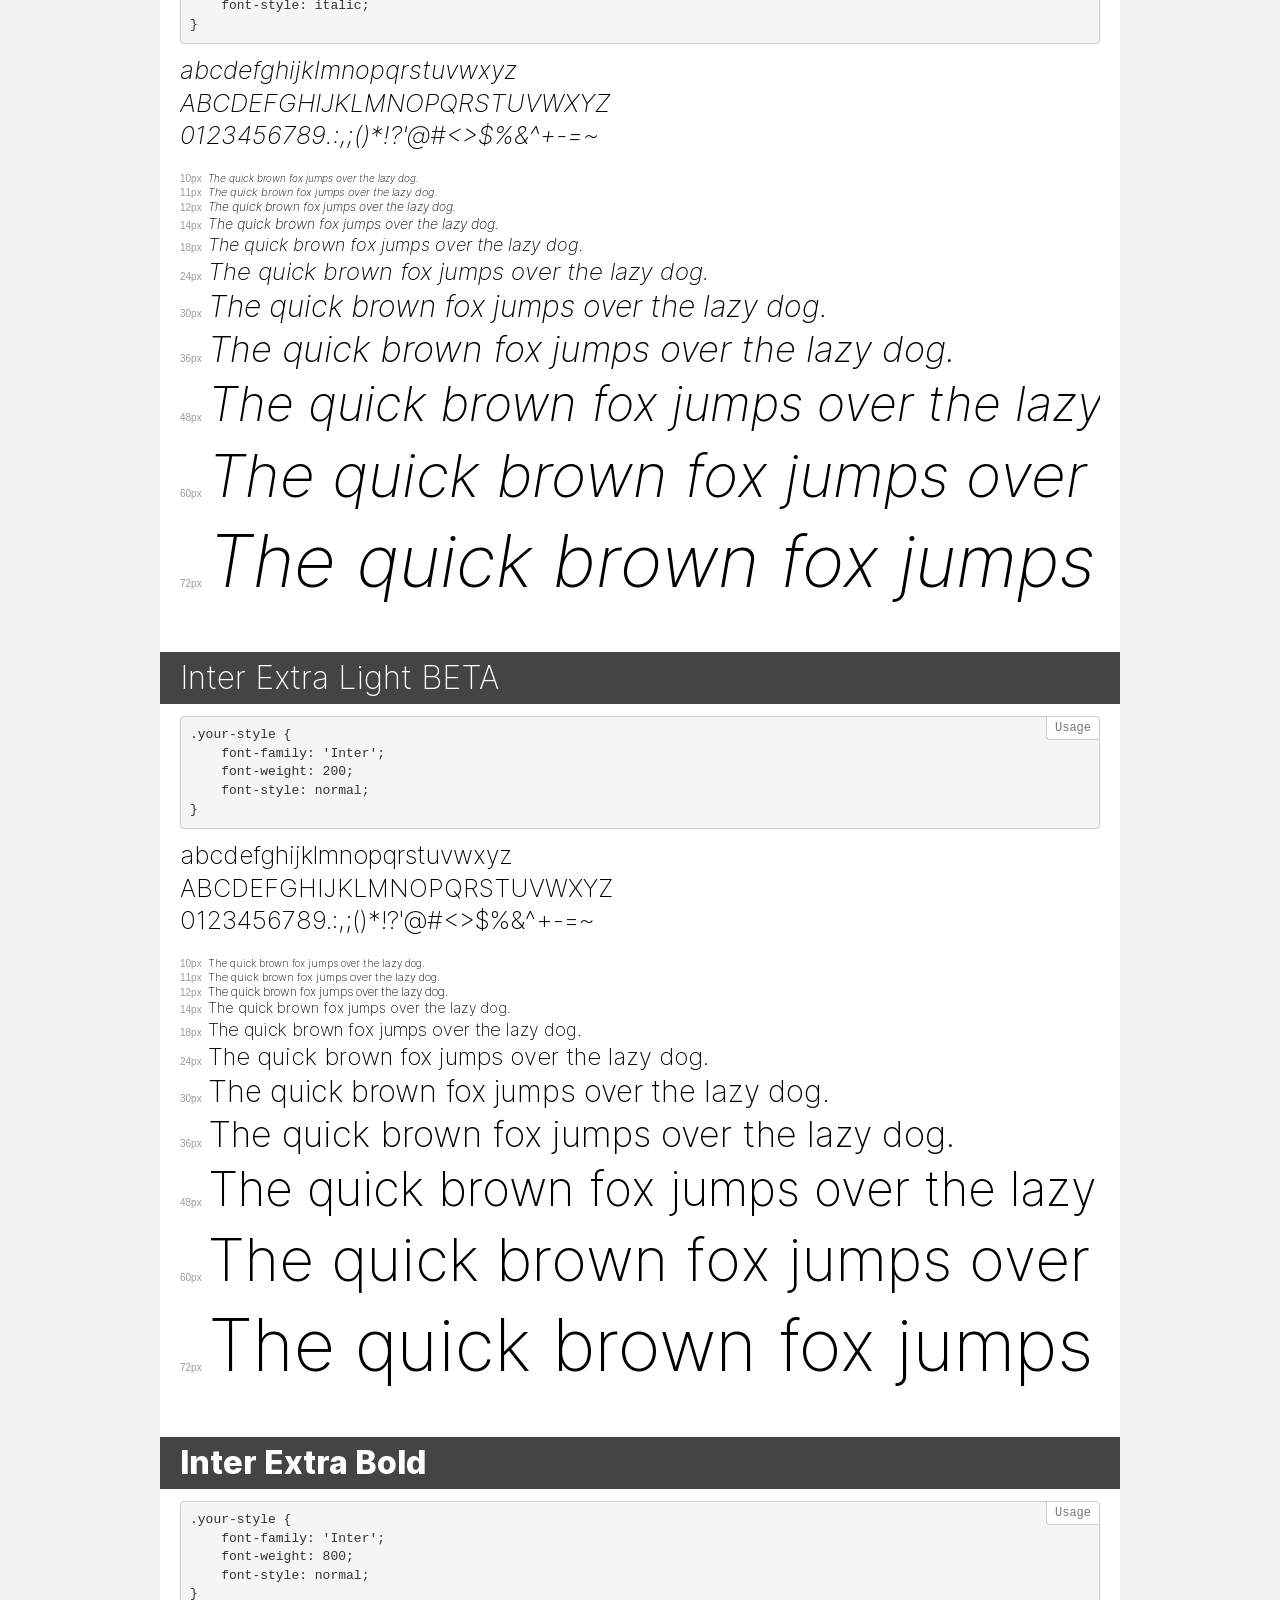
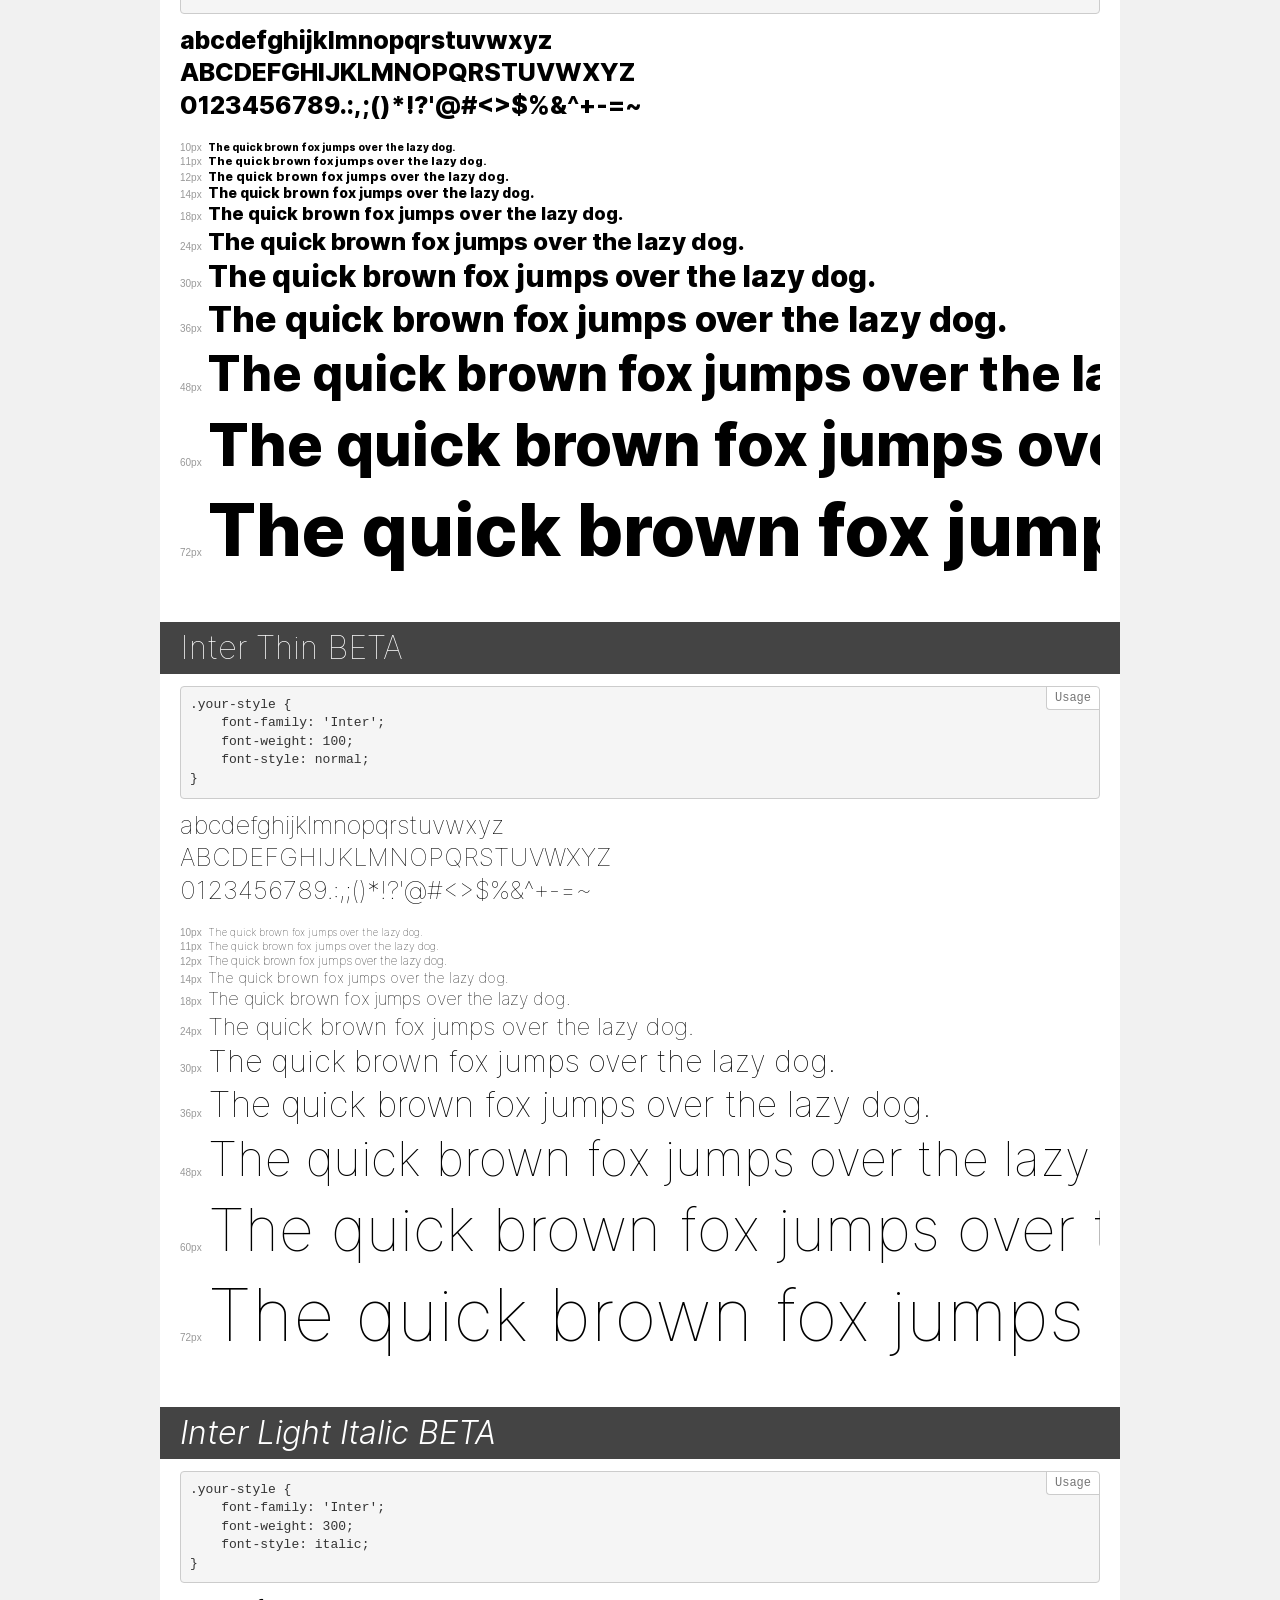
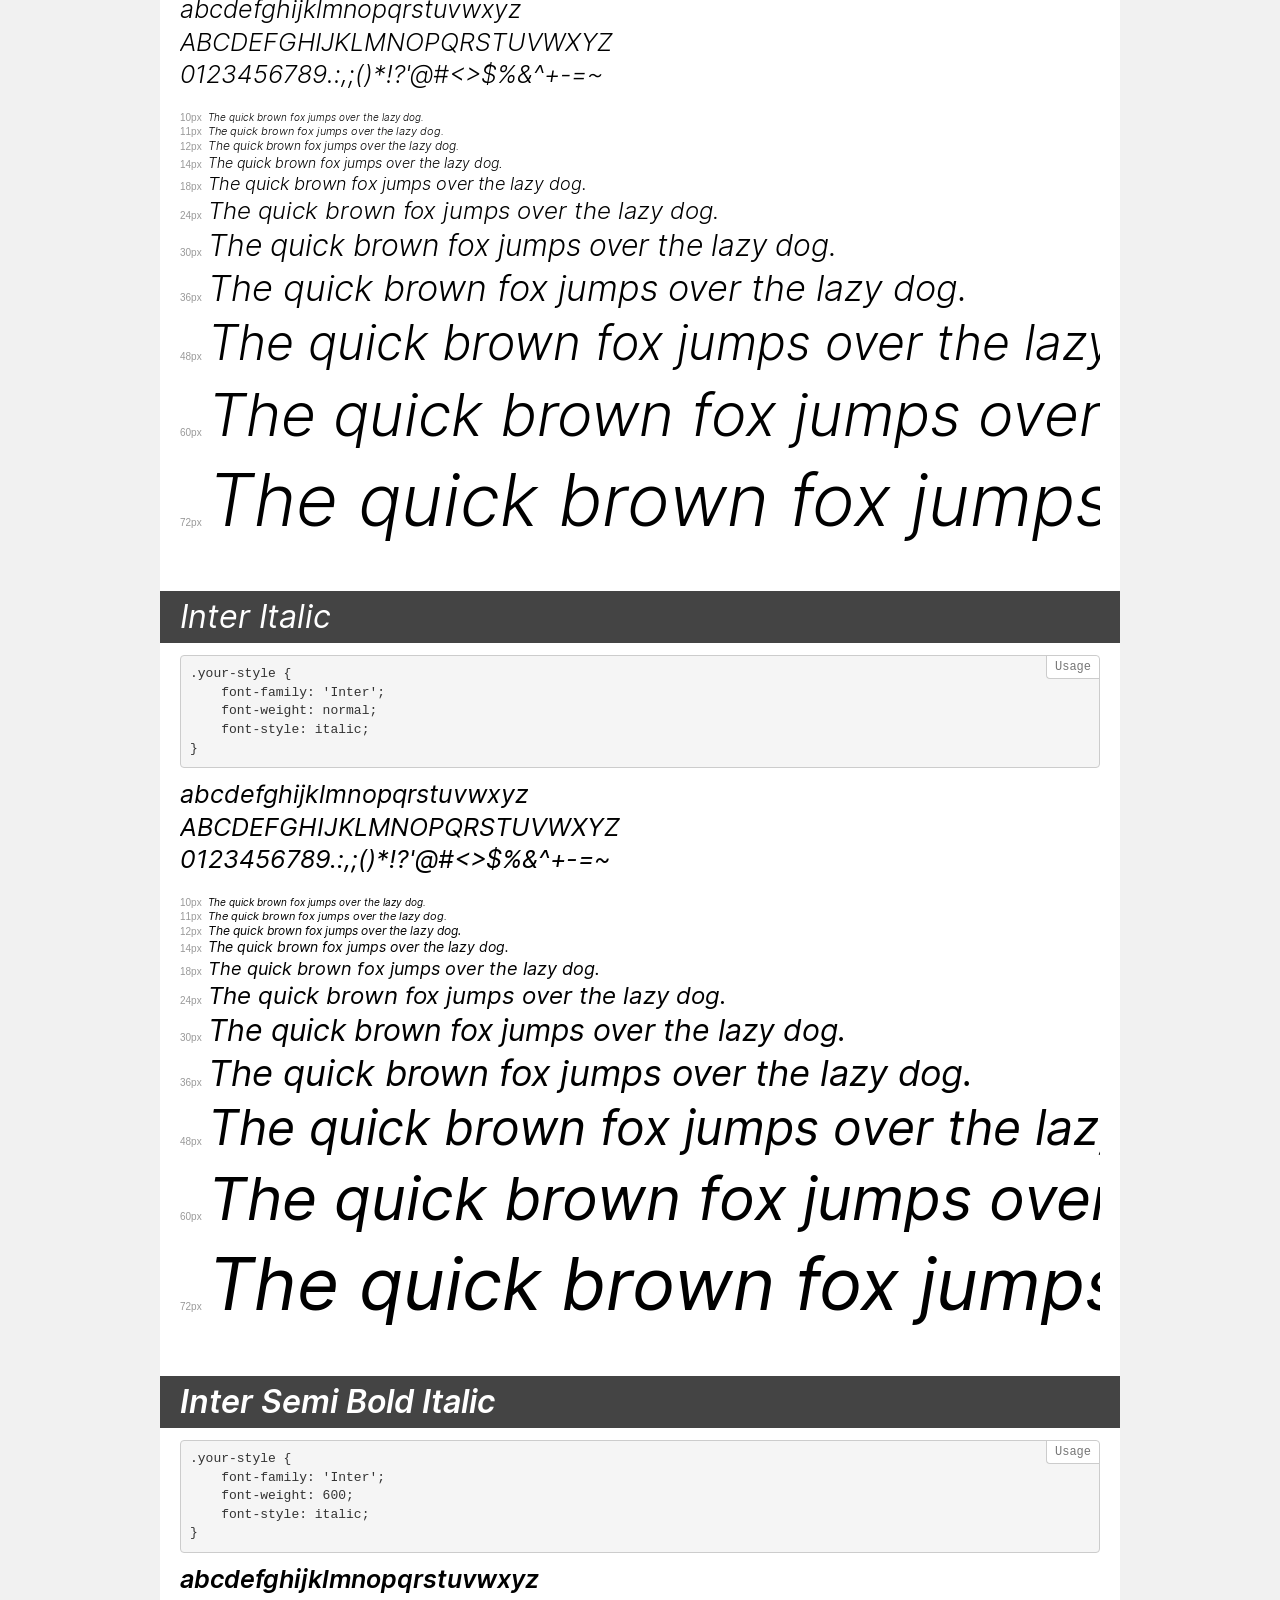
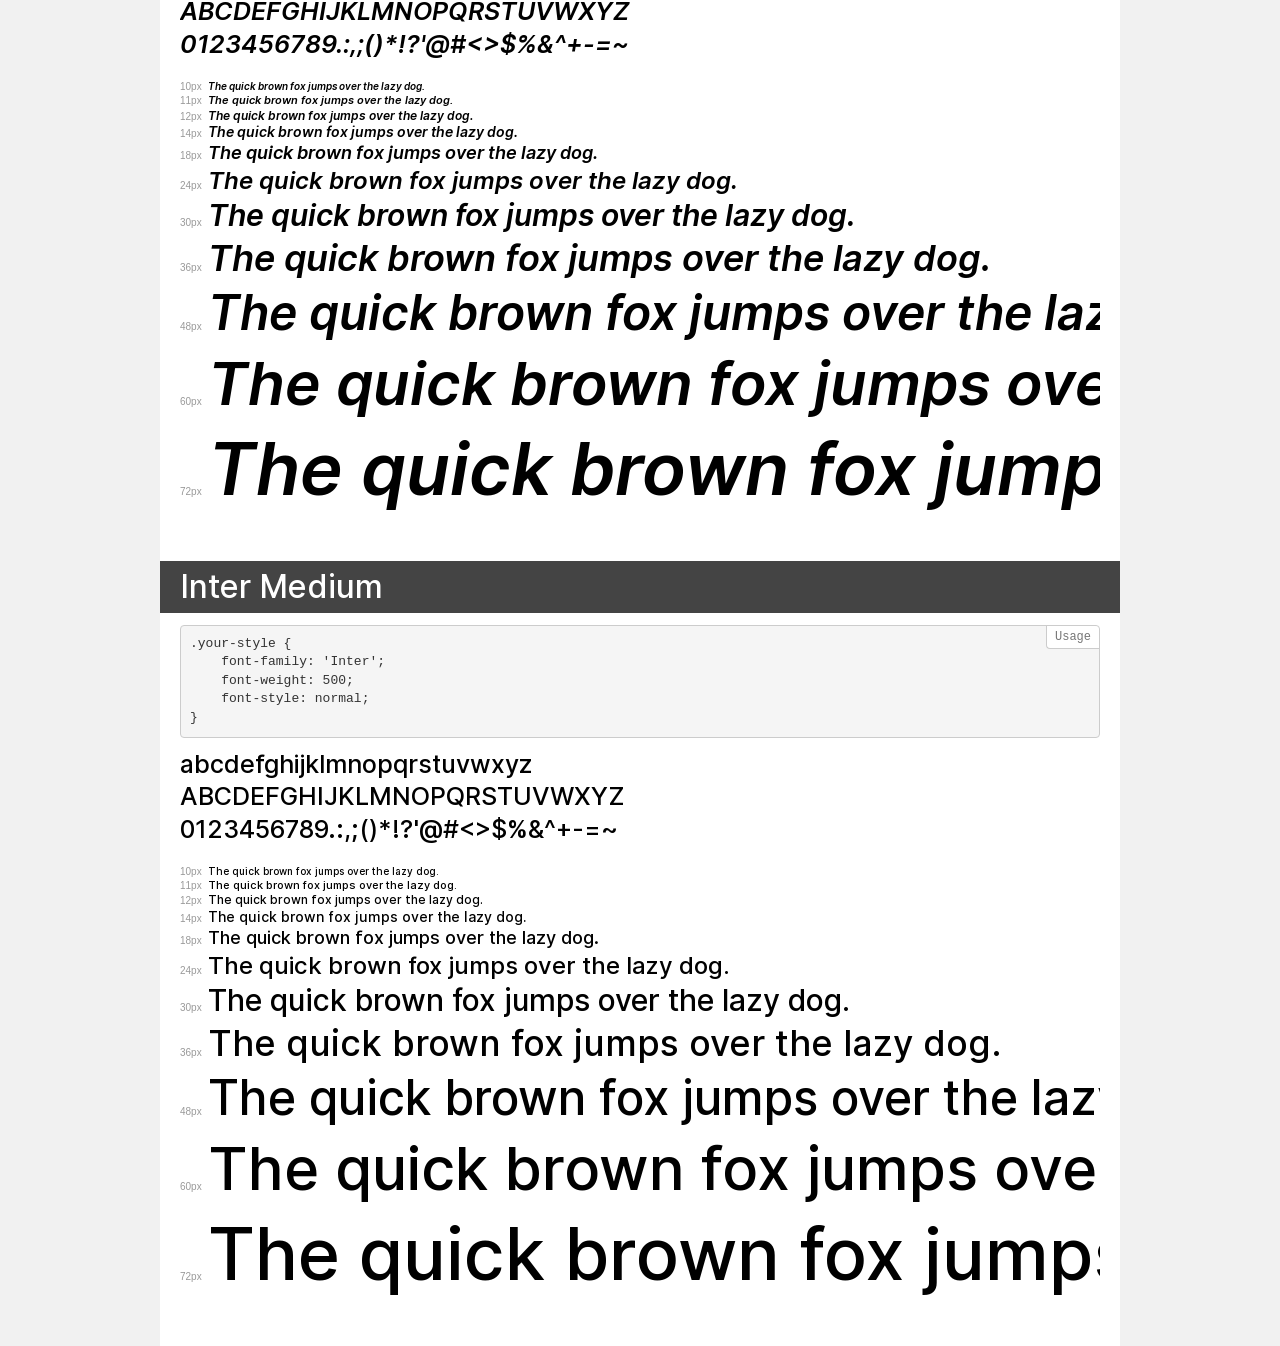
<file: assets/fonts/Inter/demo.html>
<!DOCTYPE html>
<html>
<head>
    <meta charset="utf-8">
    <meta http-equiv="X-UA-Compatible" content="IE=edge">
    <meta name="viewport" content="width=device-width, initial-scale=1">
    <meta name="robots" content="noindex, noarchive">
    <meta name="format-detection" content="telephone=no">
    <title>Transfonter demo</title>
    <link href="stylesheet.css" rel="stylesheet">
    <style>
        /*
        http://meyerweb.com/eric/tools/css/reset/
        v2.0 | 20110126
        License: none (public domain)
        */
        html, body, div, span, applet, object, iframe,
        h1, h2, h3, h4, h5, h6, p, blockquote, pre,
        a, abbr, acronym, address, big, cite, code,
        del, dfn, em, img, ins, kbd, q, s, samp,
        small, strike, strong, sub, sup, tt, var,
        b, u, i, center,
        dl, dt, dd, ol, ul, li,
        fieldset, form, label, legend,
        table, caption, tbody, tfoot, thead, tr, th, td,
        article, aside, canvas, details, embed,
        figure, figcaption, footer, header, hgroup,
        menu, nav, output, ruby, section, summary,
        time, mark, audio, video {
            margin: 0;
            padding: 0;
            border: 0;
            font-size: 100%;
            font: inherit;
            vertical-align: baseline;
        }
        /* HTML5 display-role reset for older browsers */
        article, aside, details, figcaption, figure,
        footer, header, hgroup, menu, nav, section {
            display: block;
        }
        body {
            line-height: 1;
        }
        ol, ul {
            list-style: none;
        }
        blockquote, q {
            quotes: none;
        }
        blockquote:before, blockquote:after,
        q:before, q:after {
            content: '';
            content: none;
        }
        table {
            border-collapse: collapse;
            border-spacing: 0;
        }
        /* common styles */
        body {
            background: #f1f1f1;
            color: #000;
        }
        .page {
            background: #fff;
            width: 920px;
            margin: 0 auto;
            padding: 20px 20px 0 20px;
            overflow: hidden;
        }
        .font-container {
            overflow-x: auto;
            overflow-y: hidden;
            margin-bottom: 40px;
            line-height: 1.3;
            white-space: nowrap;
            padding-bottom: 5px;
        }
        h1 {
            position: relative;
            background: #444;
            font-size: 32px;
            color: #fff;
            padding: 10px 20px;
            margin: 0 -20px 12px -20px;
        }
        .letters {
            font-size: 25px;
            margin-bottom: 20px;
        }
        .s10:before {
            content: '10px';
        }
        .s11:before {
            content: '11px';
        }
        .s12:before {
            content: '12px';
        }
        .s14:before {
            content: '14px';
        }
        .s18:before {
            content: '18px';
        }
        .s24:before {
            content: '24px';
        }
        .s30:before {
            content: '30px';
        }
        .s36:before {
            content: '36px';
        }
        .s48:before {
            content: '48px';
        }
        .s60:before {
            content: '60px';
        }
        .s72:before {
            content: '72px';
        }
        .s10:before, .s11:before, .s12:before, .s14:before,
        .s18:before, .s24:before, .s30:before, .s36:before,
        .s48:before, .s60:before, .s72:before {
            font-family: Arial, sans-serif;
            font-size: 10px;
            font-weight: normal;
            font-style: normal;
            color: #999;
            padding-right: 6px;
        }
        pre {
            display: block;
            position: relative;
            padding: 9px;
            margin: 0 0 10px;
            font-family: Monaco, Menlo, Consolas, "Courier New", monospace !important;
            font-size: 13px;
            line-height: 1.428571429;
            color: #333;
            font-weight: normal !important;
            font-style: normal !important;
            background-color: #f5f5f5;
            border: 1px solid #ccc;
            overflow-x: auto;
            border-radius: 4px;
        }
        pre:after {
            display: block;
            position: absolute;
            right: 0;
            top: 0;
            content: 'Usage';
            line-height: 1;
            padding: 5px 8px;
            font-size: 12px;
            color: #767676;
            background-color: #fff;
            border: 1px solid #ccc;
            border-right: none;
            border-top: none;
            border-radius: 0 4px 0 4px;
            z-index: 10;
        }
        /* responsive */
        @media (max-width: 959px) {
            .page {
                width: auto;
                margin: 0;
            }
        }
    </style>
</head>
<body>
<div class="page">
    <div class="demo" style="font-family: 'Inter'; font-weight: bold; font-style: italic;">
        <h1>Inter Bold Italic</h1>
        <pre>.your-style {
    font-family: 'Inter';
    font-weight: bold;
    font-style: italic;
}</pre>
        <div class="font-container">
            <p class="letters">
                abcdefghijklmnopqrstuvwxyz<br>
ABCDEFGHIJKLMNOPQRSTUVWXYZ<br>
                0123456789.:,;()*!?'@#<>$%&^+-=~
            </p>
            <p class="s10" style="font-size: 10px;">The quick brown fox jumps over the lazy dog.</p>
            <p class="s11" style="font-size: 11px;">The quick brown fox jumps over the lazy dog.</p>
            <p class="s12" style="font-size: 12px;">The quick brown fox jumps over the lazy dog.</p>
            <p class="s14" style="font-size: 14px;">The quick brown fox jumps over the lazy dog.</p>
            <p class="s18" style="font-size: 18px;">The quick brown fox jumps over the lazy dog.</p>
            <p class="s24" style="font-size: 24px;">The quick brown fox jumps over the lazy dog.</p>
            <p class="s30" style="font-size: 30px;">The quick brown fox jumps over the lazy dog.</p>
            <p class="s36" style="font-size: 36px;">The quick brown fox jumps over the lazy dog.</p>
            <p class="s48" style="font-size: 48px;">The quick brown fox jumps over the lazy dog.</p>
            <p class="s60" style="font-size: 60px;">The quick brown fox jumps over the lazy dog.</p>
            <p class="s72" style="font-size: 72px;">The quick brown fox jumps over the lazy dog.</p>
        </div>
    </div>
    <div class="demo" style="font-family: 'Inter'; font-weight: 500; font-style: italic;">
        <h1>Inter Medium Italic</h1>
        <pre>.your-style {
    font-family: 'Inter';
    font-weight: 500;
    font-style: italic;
}</pre>
        <div class="font-container">
            <p class="letters">
                abcdefghijklmnopqrstuvwxyz<br>
ABCDEFGHIJKLMNOPQRSTUVWXYZ<br>
                0123456789.:,;()*!?'@#<>$%&^+-=~
            </p>
            <p class="s10" style="font-size: 10px;">The quick brown fox jumps over the lazy dog.</p>
            <p class="s11" style="font-size: 11px;">The quick brown fox jumps over the lazy dog.</p>
            <p class="s12" style="font-size: 12px;">The quick brown fox jumps over the lazy dog.</p>
            <p class="s14" style="font-size: 14px;">The quick brown fox jumps over the lazy dog.</p>
            <p class="s18" style="font-size: 18px;">The quick brown fox jumps over the lazy dog.</p>
            <p class="s24" style="font-size: 24px;">The quick brown fox jumps over the lazy dog.</p>
            <p class="s30" style="font-size: 30px;">The quick brown fox jumps over the lazy dog.</p>
            <p class="s36" style="font-size: 36px;">The quick brown fox jumps over the lazy dog.</p>
            <p class="s48" style="font-size: 48px;">The quick brown fox jumps over the lazy dog.</p>
            <p class="s60" style="font-size: 60px;">The quick brown fox jumps over the lazy dog.</p>
            <p class="s72" style="font-size: 72px;">The quick brown fox jumps over the lazy dog.</p>
        </div>
    </div>
    <div class="demo" style="font-family: 'Inter'; font-weight: 100; font-style: italic;">
        <h1>Inter Thin Italic BETA</h1>
        <pre>.your-style {
    font-family: 'Inter';
    font-weight: 100;
    font-style: italic;
}</pre>
        <div class="font-container">
            <p class="letters">
                abcdefghijklmnopqrstuvwxyz<br>
ABCDEFGHIJKLMNOPQRSTUVWXYZ<br>
                0123456789.:,;()*!?'@#<>$%&^+-=~
            </p>
            <p class="s10" style="font-size: 10px;">The quick brown fox jumps over the lazy dog.</p>
            <p class="s11" style="font-size: 11px;">The quick brown fox jumps over the lazy dog.</p>
            <p class="s12" style="font-size: 12px;">The quick brown fox jumps over the lazy dog.</p>
            <p class="s14" style="font-size: 14px;">The quick brown fox jumps over the lazy dog.</p>
            <p class="s18" style="font-size: 18px;">The quick brown fox jumps over the lazy dog.</p>
            <p class="s24" style="font-size: 24px;">The quick brown fox jumps over the lazy dog.</p>
            <p class="s30" style="font-size: 30px;">The quick brown fox jumps over the lazy dog.</p>
            <p class="s36" style="font-size: 36px;">The quick brown fox jumps over the lazy dog.</p>
            <p class="s48" style="font-size: 48px;">The quick brown fox jumps over the lazy dog.</p>
            <p class="s60" style="font-size: 60px;">The quick brown fox jumps over the lazy dog.</p>
            <p class="s72" style="font-size: 72px;">The quick brown fox jumps over the lazy dog.</p>
        </div>
    </div>
    <div class="demo" style="font-family: 'Inter'; font-weight: normal; font-style: normal;">
        <h1>Inter Regular</h1>
        <pre>.your-style {
    font-family: 'Inter';
    font-weight: normal;
    font-style: normal;
}</pre>
        <div class="font-container">
            <p class="letters">
                abcdefghijklmnopqrstuvwxyz<br>
ABCDEFGHIJKLMNOPQRSTUVWXYZ<br>
                0123456789.:,;()*!?'@#<>$%&^+-=~
            </p>
            <p class="s10" style="font-size: 10px;">The quick brown fox jumps over the lazy dog.</p>
            <p class="s11" style="font-size: 11px;">The quick brown fox jumps over the lazy dog.</p>
            <p class="s12" style="font-size: 12px;">The quick brown fox jumps over the lazy dog.</p>
            <p class="s14" style="font-size: 14px;">The quick brown fox jumps over the lazy dog.</p>
            <p class="s18" style="font-size: 18px;">The quick brown fox jumps over the lazy dog.</p>
            <p class="s24" style="font-size: 24px;">The quick brown fox jumps over the lazy dog.</p>
            <p class="s30" style="font-size: 30px;">The quick brown fox jumps over the lazy dog.</p>
            <p class="s36" style="font-size: 36px;">The quick brown fox jumps over the lazy dog.</p>
            <p class="s48" style="font-size: 48px;">The quick brown fox jumps over the lazy dog.</p>
            <p class="s60" style="font-size: 60px;">The quick brown fox jumps over the lazy dog.</p>
            <p class="s72" style="font-size: 72px;">The quick brown fox jumps over the lazy dog.</p>
        </div>
    </div>
    <div class="demo" style="font-family: 'Inter'; font-weight: 900; font-style: normal;">
        <h1>Inter Black</h1>
        <pre>.your-style {
    font-family: 'Inter';
    font-weight: 900;
    font-style: normal;
}</pre>
        <div class="font-container">
            <p class="letters">
                abcdefghijklmnopqrstuvwxyz<br>
ABCDEFGHIJKLMNOPQRSTUVWXYZ<br>
                0123456789.:,;()*!?'@#<>$%&^+-=~
            </p>
            <p class="s10" style="font-size: 10px;">The quick brown fox jumps over the lazy dog.</p>
            <p class="s11" style="font-size: 11px;">The quick brown fox jumps over the lazy dog.</p>
            <p class="s12" style="font-size: 12px;">The quick brown fox jumps over the lazy dog.</p>
            <p class="s14" style="font-size: 14px;">The quick brown fox jumps over the lazy dog.</p>
            <p class="s18" style="font-size: 18px;">The quick brown fox jumps over the lazy dog.</p>
            <p class="s24" style="font-size: 24px;">The quick brown fox jumps over the lazy dog.</p>
            <p class="s30" style="font-size: 30px;">The quick brown fox jumps over the lazy dog.</p>
            <p class="s36" style="font-size: 36px;">The quick brown fox jumps over the lazy dog.</p>
            <p class="s48" style="font-size: 48px;">The quick brown fox jumps over the lazy dog.</p>
            <p class="s60" style="font-size: 60px;">The quick brown fox jumps over the lazy dog.</p>
            <p class="s72" style="font-size: 72px;">The quick brown fox jumps over the lazy dog.</p>
        </div>
    </div>
    <div class="demo" style="font-family: 'Inter'; font-weight: 900; font-style: italic;">
        <h1>Inter Black Italic</h1>
        <pre>.your-style {
    font-family: 'Inter';
    font-weight: 900;
    font-style: italic;
}</pre>
        <div class="font-container">
            <p class="letters">
                abcdefghijklmnopqrstuvwxyz<br>
ABCDEFGHIJKLMNOPQRSTUVWXYZ<br>
                0123456789.:,;()*!?'@#<>$%&^+-=~
            </p>
            <p class="s10" style="font-size: 10px;">The quick brown fox jumps over the lazy dog.</p>
            <p class="s11" style="font-size: 11px;">The quick brown fox jumps over the lazy dog.</p>
            <p class="s12" style="font-size: 12px;">The quick brown fox jumps over the lazy dog.</p>
            <p class="s14" style="font-size: 14px;">The quick brown fox jumps over the lazy dog.</p>
            <p class="s18" style="font-size: 18px;">The quick brown fox jumps over the lazy dog.</p>
            <p class="s24" style="font-size: 24px;">The quick brown fox jumps over the lazy dog.</p>
            <p class="s30" style="font-size: 30px;">The quick brown fox jumps over the lazy dog.</p>
            <p class="s36" style="font-size: 36px;">The quick brown fox jumps over the lazy dog.</p>
            <p class="s48" style="font-size: 48px;">The quick brown fox jumps over the lazy dog.</p>
            <p class="s60" style="font-size: 60px;">The quick brown fox jumps over the lazy dog.</p>
            <p class="s72" style="font-size: 72px;">The quick brown fox jumps over the lazy dog.</p>
        </div>
    </div>
    <div class="demo" style="font-family: 'Inter'; font-weight: 300; font-style: normal;">
        <h1>Inter Light BETA</h1>
        <pre>.your-style {
    font-family: 'Inter';
    font-weight: 300;
    font-style: normal;
}</pre>
        <div class="font-container">
            <p class="letters">
                abcdefghijklmnopqrstuvwxyz<br>
ABCDEFGHIJKLMNOPQRSTUVWXYZ<br>
                0123456789.:,;()*!?'@#<>$%&^+-=~
            </p>
            <p class="s10" style="font-size: 10px;">The quick brown fox jumps over the lazy dog.</p>
            <p class="s11" style="font-size: 11px;">The quick brown fox jumps over the lazy dog.</p>
            <p class="s12" style="font-size: 12px;">The quick brown fox jumps over the lazy dog.</p>
            <p class="s14" style="font-size: 14px;">The quick brown fox jumps over the lazy dog.</p>
            <p class="s18" style="font-size: 18px;">The quick brown fox jumps over the lazy dog.</p>
            <p class="s24" style="font-size: 24px;">The quick brown fox jumps over the lazy dog.</p>
            <p class="s30" style="font-size: 30px;">The quick brown fox jumps over the lazy dog.</p>
            <p class="s36" style="font-size: 36px;">The quick brown fox jumps over the lazy dog.</p>
            <p class="s48" style="font-size: 48px;">The quick brown fox jumps over the lazy dog.</p>
            <p class="s60" style="font-size: 60px;">The quick brown fox jumps over the lazy dog.</p>
            <p class="s72" style="font-size: 72px;">The quick brown fox jumps over the lazy dog.</p>
        </div>
    </div>
    <div class="demo" style="font-family: 'Inter'; font-weight: 600; font-style: normal;">
        <h1>Inter Semi Bold</h1>
        <pre>.your-style {
    font-family: 'Inter';
    font-weight: 600;
    font-style: normal;
}</pre>
        <div class="font-container">
            <p class="letters">
                abcdefghijklmnopqrstuvwxyz<br>
ABCDEFGHIJKLMNOPQRSTUVWXYZ<br>
                0123456789.:,;()*!?'@#<>$%&^+-=~
            </p>
            <p class="s10" style="font-size: 10px;">The quick brown fox jumps over the lazy dog.</p>
            <p class="s11" style="font-size: 11px;">The quick brown fox jumps over the lazy dog.</p>
            <p class="s12" style="font-size: 12px;">The quick brown fox jumps over the lazy dog.</p>
            <p class="s14" style="font-size: 14px;">The quick brown fox jumps over the lazy dog.</p>
            <p class="s18" style="font-size: 18px;">The quick brown fox jumps over the lazy dog.</p>
            <p class="s24" style="font-size: 24px;">The quick brown fox jumps over the lazy dog.</p>
            <p class="s30" style="font-size: 30px;">The quick brown fox jumps over the lazy dog.</p>
            <p class="s36" style="font-size: 36px;">The quick brown fox jumps over the lazy dog.</p>
            <p class="s48" style="font-size: 48px;">The quick brown fox jumps over the lazy dog.</p>
            <p class="s60" style="font-size: 60px;">The quick brown fox jumps over the lazy dog.</p>
            <p class="s72" style="font-size: 72px;">The quick brown fox jumps over the lazy dog.</p>
        </div>
    </div>
    <div class="demo" style="font-family: 'Inter'; font-weight: 800; font-style: italic;">
        <h1>Inter Extra Bold Italic</h1>
        <pre>.your-style {
    font-family: 'Inter';
    font-weight: 800;
    font-style: italic;
}</pre>
        <div class="font-container">
            <p class="letters">
                abcdefghijklmnopqrstuvwxyz<br>
ABCDEFGHIJKLMNOPQRSTUVWXYZ<br>
                0123456789.:,;()*!?'@#<>$%&^+-=~
            </p>
            <p class="s10" style="font-size: 10px;">The quick brown fox jumps over the lazy dog.</p>
            <p class="s11" style="font-size: 11px;">The quick brown fox jumps over the lazy dog.</p>
            <p class="s12" style="font-size: 12px;">The quick brown fox jumps over the lazy dog.</p>
            <p class="s14" style="font-size: 14px;">The quick brown fox jumps over the lazy dog.</p>
            <p class="s18" style="font-size: 18px;">The quick brown fox jumps over the lazy dog.</p>
            <p class="s24" style="font-size: 24px;">The quick brown fox jumps over the lazy dog.</p>
            <p class="s30" style="font-size: 30px;">The quick brown fox jumps over the lazy dog.</p>
            <p class="s36" style="font-size: 36px;">The quick brown fox jumps over the lazy dog.</p>
            <p class="s48" style="font-size: 48px;">The quick brown fox jumps over the lazy dog.</p>
            <p class="s60" style="font-size: 60px;">The quick brown fox jumps over the lazy dog.</p>
            <p class="s72" style="font-size: 72px;">The quick brown fox jumps over the lazy dog.</p>
        </div>
    </div>
    <div class="demo" style="font-family: 'Inter'; font-weight: bold; font-style: normal;">
        <h1>Inter Bold</h1>
        <pre>.your-style {
    font-family: 'Inter';
    font-weight: bold;
    font-style: normal;
}</pre>
        <div class="font-container">
            <p class="letters">
                abcdefghijklmnopqrstuvwxyz<br>
ABCDEFGHIJKLMNOPQRSTUVWXYZ<br>
                0123456789.:,;()*!?'@#<>$%&^+-=~
            </p>
            <p class="s10" style="font-size: 10px;">The quick brown fox jumps over the lazy dog.</p>
            <p class="s11" style="font-size: 11px;">The quick brown fox jumps over the lazy dog.</p>
            <p class="s12" style="font-size: 12px;">The quick brown fox jumps over the lazy dog.</p>
            <p class="s14" style="font-size: 14px;">The quick brown fox jumps over the lazy dog.</p>
            <p class="s18" style="font-size: 18px;">The quick brown fox jumps over the lazy dog.</p>
            <p class="s24" style="font-size: 24px;">The quick brown fox jumps over the lazy dog.</p>
            <p class="s30" style="font-size: 30px;">The quick brown fox jumps over the lazy dog.</p>
            <p class="s36" style="font-size: 36px;">The quick brown fox jumps over the lazy dog.</p>
            <p class="s48" style="font-size: 48px;">The quick brown fox jumps over the lazy dog.</p>
            <p class="s60" style="font-size: 60px;">The quick brown fox jumps over the lazy dog.</p>
            <p class="s72" style="font-size: 72px;">The quick brown fox jumps over the lazy dog.</p>
        </div>
    </div>
    <div class="demo" style="font-family: 'Inter'; font-weight: 200; font-style: italic;">
        <h1>Inter Extra Light Italic BETA</h1>
        <pre>.your-style {
    font-family: 'Inter';
    font-weight: 200;
    font-style: italic;
}</pre>
        <div class="font-container">
            <p class="letters">
                abcdefghijklmnopqrstuvwxyz<br>
ABCDEFGHIJKLMNOPQRSTUVWXYZ<br>
                0123456789.:,;()*!?'@#<>$%&^+-=~
            </p>
            <p class="s10" style="font-size: 10px;">The quick brown fox jumps over the lazy dog.</p>
            <p class="s11" style="font-size: 11px;">The quick brown fox jumps over the lazy dog.</p>
            <p class="s12" style="font-size: 12px;">The quick brown fox jumps over the lazy dog.</p>
            <p class="s14" style="font-size: 14px;">The quick brown fox jumps over the lazy dog.</p>
            <p class="s18" style="font-size: 18px;">The quick brown fox jumps over the lazy dog.</p>
            <p class="s24" style="font-size: 24px;">The quick brown fox jumps over the lazy dog.</p>
            <p class="s30" style="font-size: 30px;">The quick brown fox jumps over the lazy dog.</p>
            <p class="s36" style="font-size: 36px;">The quick brown fox jumps over the lazy dog.</p>
            <p class="s48" style="font-size: 48px;">The quick brown fox jumps over the lazy dog.</p>
            <p class="s60" style="font-size: 60px;">The quick brown fox jumps over the lazy dog.</p>
            <p class="s72" style="font-size: 72px;">The quick brown fox jumps over the lazy dog.</p>
        </div>
    </div>
    <div class="demo" style="font-family: 'Inter'; font-weight: 200; font-style: normal;">
        <h1>Inter Extra Light BETA</h1>
        <pre>.your-style {
    font-family: 'Inter';
    font-weight: 200;
    font-style: normal;
}</pre>
        <div class="font-container">
            <p class="letters">
                abcdefghijklmnopqrstuvwxyz<br>
ABCDEFGHIJKLMNOPQRSTUVWXYZ<br>
                0123456789.:,;()*!?'@#<>$%&^+-=~
            </p>
            <p class="s10" style="font-size: 10px;">The quick brown fox jumps over the lazy dog.</p>
            <p class="s11" style="font-size: 11px;">The quick brown fox jumps over the lazy dog.</p>
            <p class="s12" style="font-size: 12px;">The quick brown fox jumps over the lazy dog.</p>
            <p class="s14" style="font-size: 14px;">The quick brown fox jumps over the lazy dog.</p>
            <p class="s18" style="font-size: 18px;">The quick brown fox jumps over the lazy dog.</p>
            <p class="s24" style="font-size: 24px;">The quick brown fox jumps over the lazy dog.</p>
            <p class="s30" style="font-size: 30px;">The quick brown fox jumps over the lazy dog.</p>
            <p class="s36" style="font-size: 36px;">The quick brown fox jumps over the lazy dog.</p>
            <p class="s48" style="font-size: 48px;">The quick brown fox jumps over the lazy dog.</p>
            <p class="s60" style="font-size: 60px;">The quick brown fox jumps over the lazy dog.</p>
            <p class="s72" style="font-size: 72px;">The quick brown fox jumps over the lazy dog.</p>
        </div>
    </div>
    <div class="demo" style="font-family: 'Inter'; font-weight: 800; font-style: normal;">
        <h1>Inter Extra Bold</h1>
        <pre>.your-style {
    font-family: 'Inter';
    font-weight: 800;
    font-style: normal;
}</pre>
        <div class="font-container">
            <p class="letters">
                abcdefghijklmnopqrstuvwxyz<br>
ABCDEFGHIJKLMNOPQRSTUVWXYZ<br>
                0123456789.:,;()*!?'@#<>$%&^+-=~
            </p>
            <p class="s10" style="font-size: 10px;">The quick brown fox jumps over the lazy dog.</p>
            <p class="s11" style="font-size: 11px;">The quick brown fox jumps over the lazy dog.</p>
            <p class="s12" style="font-size: 12px;">The quick brown fox jumps over the lazy dog.</p>
            <p class="s14" style="font-size: 14px;">The quick brown fox jumps over the lazy dog.</p>
            <p class="s18" style="font-size: 18px;">The quick brown fox jumps over the lazy dog.</p>
            <p class="s24" style="font-size: 24px;">The quick brown fox jumps over the lazy dog.</p>
            <p class="s30" style="font-size: 30px;">The quick brown fox jumps over the lazy dog.</p>
            <p class="s36" style="font-size: 36px;">The quick brown fox jumps over the lazy dog.</p>
            <p class="s48" style="font-size: 48px;">The quick brown fox jumps over the lazy dog.</p>
            <p class="s60" style="font-size: 60px;">The quick brown fox jumps over the lazy dog.</p>
            <p class="s72" style="font-size: 72px;">The quick brown fox jumps over the lazy dog.</p>
        </div>
    </div>
    <div class="demo" style="font-family: 'Inter'; font-weight: 100; font-style: normal;">
        <h1>Inter Thin BETA</h1>
        <pre>.your-style {
    font-family: 'Inter';
    font-weight: 100;
    font-style: normal;
}</pre>
        <div class="font-container">
            <p class="letters">
                abcdefghijklmnopqrstuvwxyz<br>
ABCDEFGHIJKLMNOPQRSTUVWXYZ<br>
                0123456789.:,;()*!?'@#<>$%&^+-=~
            </p>
            <p class="s10" style="font-size: 10px;">The quick brown fox jumps over the lazy dog.</p>
            <p class="s11" style="font-size: 11px;">The quick brown fox jumps over the lazy dog.</p>
            <p class="s12" style="font-size: 12px;">The quick brown fox jumps over the lazy dog.</p>
            <p class="s14" style="font-size: 14px;">The quick brown fox jumps over the lazy dog.</p>
            <p class="s18" style="font-size: 18px;">The quick brown fox jumps over the lazy dog.</p>
            <p class="s24" style="font-size: 24px;">The quick brown fox jumps over the lazy dog.</p>
            <p class="s30" style="font-size: 30px;">The quick brown fox jumps over the lazy dog.</p>
            <p class="s36" style="font-size: 36px;">The quick brown fox jumps over the lazy dog.</p>
            <p class="s48" style="font-size: 48px;">The quick brown fox jumps over the lazy dog.</p>
            <p class="s60" style="font-size: 60px;">The quick brown fox jumps over the lazy dog.</p>
            <p class="s72" style="font-size: 72px;">The quick brown fox jumps over the lazy dog.</p>
        </div>
    </div>
    <div class="demo" style="font-family: 'Inter'; font-weight: 300; font-style: italic;">
        <h1>Inter Light Italic BETA</h1>
        <pre>.your-style {
    font-family: 'Inter';
    font-weight: 300;
    font-style: italic;
}</pre>
        <div class="font-container">
            <p class="letters">
                abcdefghijklmnopqrstuvwxyz<br>
ABCDEFGHIJKLMNOPQRSTUVWXYZ<br>
                0123456789.:,;()*!?'@#<>$%&^+-=~
            </p>
            <p class="s10" style="font-size: 10px;">The quick brown fox jumps over the lazy dog.</p>
            <p class="s11" style="font-size: 11px;">The quick brown fox jumps over the lazy dog.</p>
            <p class="s12" style="font-size: 12px;">The quick brown fox jumps over the lazy dog.</p>
            <p class="s14" style="font-size: 14px;">The quick brown fox jumps over the lazy dog.</p>
            <p class="s18" style="font-size: 18px;">The quick brown fox jumps over the lazy dog.</p>
            <p class="s24" style="font-size: 24px;">The quick brown fox jumps over the lazy dog.</p>
            <p class="s30" style="font-size: 30px;">The quick brown fox jumps over the lazy dog.</p>
            <p class="s36" style="font-size: 36px;">The quick brown fox jumps over the lazy dog.</p>
            <p class="s48" style="font-size: 48px;">The quick brown fox jumps over the lazy dog.</p>
            <p class="s60" style="font-size: 60px;">The quick brown fox jumps over the lazy dog.</p>
            <p class="s72" style="font-size: 72px;">The quick brown fox jumps over the lazy dog.</p>
        </div>
    </div>
    <div class="demo" style="font-family: 'Inter'; font-weight: normal; font-style: italic;">
        <h1>Inter Italic</h1>
        <pre>.your-style {
    font-family: 'Inter';
    font-weight: normal;
    font-style: italic;
}</pre>
        <div class="font-container">
            <p class="letters">
                abcdefghijklmnopqrstuvwxyz<br>
ABCDEFGHIJKLMNOPQRSTUVWXYZ<br>
                0123456789.:,;()*!?'@#<>$%&^+-=~
            </p>
            <p class="s10" style="font-size: 10px;">The quick brown fox jumps over the lazy dog.</p>
            <p class="s11" style="font-size: 11px;">The quick brown fox jumps over the lazy dog.</p>
            <p class="s12" style="font-size: 12px;">The quick brown fox jumps over the lazy dog.</p>
            <p class="s14" style="font-size: 14px;">The quick brown fox jumps over the lazy dog.</p>
            <p class="s18" style="font-size: 18px;">The quick brown fox jumps over the lazy dog.</p>
            <p class="s24" style="font-size: 24px;">The quick brown fox jumps over the lazy dog.</p>
            <p class="s30" style="font-size: 30px;">The quick brown fox jumps over the lazy dog.</p>
            <p class="s36" style="font-size: 36px;">The quick brown fox jumps over the lazy dog.</p>
            <p class="s48" style="font-size: 48px;">The quick brown fox jumps over the lazy dog.</p>
            <p class="s60" style="font-size: 60px;">The quick brown fox jumps over the lazy dog.</p>
            <p class="s72" style="font-size: 72px;">The quick brown fox jumps over the lazy dog.</p>
        </div>
    </div>
    <div class="demo" style="font-family: 'Inter'; font-weight: 600; font-style: italic;">
        <h1>Inter Semi Bold Italic</h1>
        <pre>.your-style {
    font-family: 'Inter';
    font-weight: 600;
    font-style: italic;
}</pre>
        <div class="font-container">
            <p class="letters">
                abcdefghijklmnopqrstuvwxyz<br>
ABCDEFGHIJKLMNOPQRSTUVWXYZ<br>
                0123456789.:,;()*!?'@#<>$%&^+-=~
            </p>
            <p class="s10" style="font-size: 10px;">The quick brown fox jumps over the lazy dog.</p>
            <p class="s11" style="font-size: 11px;">The quick brown fox jumps over the lazy dog.</p>
            <p class="s12" style="font-size: 12px;">The quick brown fox jumps over the lazy dog.</p>
            <p class="s14" style="font-size: 14px;">The quick brown fox jumps over the lazy dog.</p>
            <p class="s18" style="font-size: 18px;">The quick brown fox jumps over the lazy dog.</p>
            <p class="s24" style="font-size: 24px;">The quick brown fox jumps over the lazy dog.</p>
            <p class="s30" style="font-size: 30px;">The quick brown fox jumps over the lazy dog.</p>
            <p class="s36" style="font-size: 36px;">The quick brown fox jumps over the lazy dog.</p>
            <p class="s48" style="font-size: 48px;">The quick brown fox jumps over the lazy dog.</p>
            <p class="s60" style="font-size: 60px;">The quick brown fox jumps over the lazy dog.</p>
            <p class="s72" style="font-size: 72px;">The quick brown fox jumps over the lazy dog.</p>
        </div>
    </div>
    <div class="demo" style="font-family: 'Inter'; font-weight: 500; font-style: normal;">
        <h1>Inter Medium</h1>
        <pre>.your-style {
    font-family: 'Inter';
    font-weight: 500;
    font-style: normal;
}</pre>
        <div class="font-container">
            <p class="letters">
                abcdefghijklmnopqrstuvwxyz<br>
ABCDEFGHIJKLMNOPQRSTUVWXYZ<br>
                0123456789.:,;()*!?'@#<>$%&^+-=~
            </p>
            <p class="s10" style="font-size: 10px;">The quick brown fox jumps over the lazy dog.</p>
            <p class="s11" style="font-size: 11px;">The quick brown fox jumps over the lazy dog.</p>
            <p class="s12" style="font-size: 12px;">The quick brown fox jumps over the lazy dog.</p>
            <p class="s14" style="font-size: 14px;">The quick brown fox jumps over the lazy dog.</p>
            <p class="s18" style="font-size: 18px;">The quick brown fox jumps over the lazy dog.</p>
            <p class="s24" style="font-size: 24px;">The quick brown fox jumps over the lazy dog.</p>
            <p class="s30" style="font-size: 30px;">The quick brown fox jumps over the lazy dog.</p>
            <p class="s36" style="font-size: 36px;">The quick brown fox jumps over the lazy dog.</p>
            <p class="s48" style="font-size: 48px;">The quick brown fox jumps over the lazy dog.</p>
            <p class="s60" style="font-size: 60px;">The quick brown fox jumps over the lazy dog.</p>
            <p class="s72" style="font-size: 72px;">The quick brown fox jumps over the lazy dog.</p>
        </div>
    </div>
</div>
</body>
</html>
</file>
<file: main.css>
.hero-section {
  width: 1680px;
  border-radius: 32px;
  background-color: #ffe089;
  padding: 48px;
  margin: 24px auto 60px;
  border: none;
}

.hero-section-title {
  font-weight: 700;
  font-size: 88px;
  line-height: 80px;
  font-family: "ClashDisplay-Regular";
  max-width: 927px;
  width: 100%;
}
.hero-section-description {
  font-weight: 500;
  font-size: 24px;
  line-height: 32px;
  padding-top: 24px;
  margin-bottom: 100px;
  font-family: "Inter";
  font-weight: 500;
  font-style: normal;
  max-width: 594px;
  width: 100%;
}

.hero-section-crumbs {
  font-weight: 500;
  font-size: 16px;
  line-height: 26px;
  gap: 40px;
  display: flex;
  justify-content: flex-start;
  align-items: center;
  flex-wrap: wrap;
}
.hero-section-crumb {
  color: #120f07;
  border: 1.5px solid #120f07;
  border-radius: 50px;
  padding-top: 8px;
  padding-right: 20px;
  padding-bottom: 8px;
  padding-left: 20px;
  font-family: "Inter";
  font-style: normal;
  flex-wrap: wrap;
}
.products-title {
  font-weight: 700;
  font-size: 48px;
  line-height: 48px;
  margin: 0 auto;
  width: 1680px;
  margin-bottom: 40px;
  font-family: "ClashDisplay-Bold";
}
.products-wrap {
  background-color: #f8f7f4;
  display: flex;
  flex-wrap: wrap;
  justify-content: space-between;
  width: 1728px;
  margin: 0 auto;
  gap: 16px;
}

.games {
  font-weight: 700;
  font-size: 48px;
  line-height: 48px;
  margin: 0 auto;
  width: 600px;
  color: #120f07;
  text-align: center;
  margin-bottom: 16px;
  margin-top: 80px;
  font-family: "ClashDisplay-Bold";
}
.description-games {
  font-weight: 400;
  font-size: 18px;
  line-height: 28px;
  margin: 0 auto;
  width: 600px;
  color: #120f07;
  text-align: center;
  margin-bottom: 80px;
  font-family: "Inter";
  font-style: normal;
}
.about-games-imgs-wrap {
  width: 1728px;
  display: flex;
  flex-wrap: wrap;
  margin: 0 auto;
  gap: 16px;
  margin-bottom: 104px;
  justify-content: center;
}
.example-img {
  width: 832px;
  height: 620px;
  border-radius: 32px;
}

@media screen and (max-width: 414px) {
  .hero-section {
    max-width: 382px;
    padding: 20px;
  }
  .hero-section-title {
    font-size: 34px;
    line-height: 36px;
    margin-bottom: 12px;
  }
  .hero-section-description {
    font-size: 18px;
    line-height: 22px;
    margin-bottom: 64px;
  }
  .hero-section-crumb {
    font-size: 14px;
    line-height: 26px;
  }
  .hero-section-crumbs {
    gap: 12px;
  }
  .products-wrap {
    padding-left: 16px;
    padding-right: 16px;
    width: 100%;
  }
  .products-title {
    padding-left: 16px;
    max-width: 173px;
    margin: 0;
    margin-bottom: 24px;
    font-size: 34px;
    line-height: 36px;
  }
  .games {
    width: 312px;
    font-size: 34px;
    line-height: 36px;
  }
  .description-games {
    width: 328px;
    font-size: 18px;
    line-height: 28px;
  }
  .description-games-mb {
    margin-bottom: 24px;
  }
  .example-img {
    width: 328px;
    height: 250px;
  }
  .about-games-imgs-wrap {
    width: 328px;
    margin-bottom: 88px;
  }
  .description-games-mb {
    margin-bottom: 80px;
  }
}
</file>
<file: styles/footer.css>
.footer {
  width: 100%;
  max-width: 1680px;
  margin: 0 auto 40px;
  display: flex;
  flex-wrap: wrap;
  justify-content: space-between;
  padding-top: 41px;
  border-top: 1px solid #120f07;
}
.footer-column_widht {
  width: 100%;
  max-width: 565px;
}
.footer-wooden {
  font-weight: 700;
  font-size: 24px;
  line-height: 32px;
  color: #120f07;
  font-family: "ClashDisplay-Regular";
  display: block;
  margin-bottom: 8px;
}
.footer-we {
  font-weight: 400;
  font-size: 14px;
  line-height: 22px;
  color: #120f07;
  font-family: "Inter";
  font-style: normal;
  max-width: 273px;
  width: 100%;
  display: block;
}
.footer-group {
  width: 100%;
  max-width: 1091px;
  display: flex;
  gap: 24px;
  flex-wrap: wrap;
}
.footer-column {
  width: 100%;
  max-width: 250px;
  display: flex;
  flex-direction: column;
  gap: 8px;
}
.title-footer {
  font-weight: 600;
  font-size: 18px;
  line-height: 28px;
  color: #120f07;
  font-family: "ClashDisplay-Regular";
  padding-bottom: 8px;
}
.sub-title-footer {
  font-weight: 400;
  font-size: 14px;
  line-height: 22px;
  color: #120f07;
  font-family: "Inter";
  font-style: normal;
}
.footer-copyright {
  font-weight: 400;
  font-size: 13px;
  line-height: 20px;
  color: #120f07;
  width: 100%;
  max-width: 1680px;
  margin: 0 auto 24px;
  font-family: "Inter";
  font-style: normal;
}

@media screen and (max-width: 414px) {
  .footer {
    /* max-width: 328px; */
    padding: 24px 0;
    margin: 0;
    margin-left: 16px;
  }

  .footer-copyright {
    padding-left: 16px;
    padding-right: 16px;
  }
}
</file>
<file: styles/general.css>
* {
  margin: 0;
  padding: 0;
  box-sizing: border-box;
}
body {
  background-color: #f8f7f4;
}
:root {
  --part-widht: 1680px;
}
</file>
<file: styles/product-card.css>
.product-card {
  background-color: #e9e1ce4d;
  border-radius: 32px;
  max-width: 549px;
  width: 100%;
}

.products-img {
  max-width: 549px;
  width: 100%;
  padding-bottom: 24px;
  background-color: #e9e1ce4d;
  border-radius: 32px;
}

.product-card-info {
  display: flex;
  flex-direction: column;
  gap: 8px;
  margin-top: 24px;
  margin-bottom: 24px;
}

.product-name {
  font-weight: 600;
  font-size: 18px;
  line-height: 22px;
  padding-left: 32px;
  font-family: "Inter";
  font-style: normal;
}

.product-price {
  font-weight: 500;
  font-size: 14px;
  line-height: 22px;
  padding-left: 32px;
  font-family: "Inter";
  font-style: normal;
}

.product-sold-out {
  color: #d84840;
}

.popup-product-tablet {
  width: 566px;
  display: flex;
  gap: 24px;
  background-color: #ffffff;
  padding: 8px;
  border-radius: 16px;
}
.product-img-tablet {
  width: 120px;
  height: 120px;
  border-radius: 32px;
}
.product-info-tablet {
  display: flex;
  flex-direction: column;
  height: 78px;
  justify-content: space-between;
  padding-top: 21px;
}
.product-title-tablet {
  width: 390px;
  display: flex;
}
.product-name-tablet {
  font-weight: 600;
  font-size: 16px;
  line-height: 26px;
  font-family: "Inter";
  font-style: normal;
  width: 276px;
}
.product-price-tablet {
  font-weight: 600;
  font-size: 16px;
  line-height: 26px;
  font-family: "Inter";
  font-style: normal;
}
.product-delete-tablet {
  font-weight: 400;
  font-size: 13px;
  line-height: 20px;
  font-family: "Inter";
  font-style: normal;
  text-decoration: underline;
}

@media screen and (max-width: 414px) {
  .product-card {
    width: 366px;
  }
  .popup-product-tablet {
    width: 366px;
  }
  .product-title-tablet {
    width: 208px;
  }
  .product-name-tablet {
    width: 156px;
    font-size: 14px;
    line-height: 22px;
  }
  .product-price-tablet {
    width: 52px;
    font-size: 14px;
    line-height: 20px;
  }
  .product-delete-tablet {
    width: 40px;
    font-size: 13px;
    line-height: 20px;
  }
}
</file>
<file: styles/header.css>
.header {
  display: flex;
  justify-content: space-between;
  max-width: 1758px;
  width: 100%;
  margin: 0 auto 24px;
  border-bottom: 1px solid #e5e3db;
  padding: 12px 24px;
}

.header-title {
  font-weight: 700;
  font-size: 24px;
  line-height: 32px;
  font-family: "ClashDisplay-Medium";
  display: flex;
  align-items: center;
}

.header-crumbs {
  display: flex;
  gap: 40px;
  font-weight: 400;
  font-size: 14px;
  line-height: 22px;
  color: #120f07;
  align-items: center;
  font-family: "Inter";
  font-style: normal;
}
.header-crumbs-mobile {
  display: none;
}
.input {
  font-weight: 500;
  font-size: 14px;
  line-height: 22px;
  color: #120f07;
  border-radius: 12px;
  border: none;
  font-family: "Inter";
  font-style: normal;
  background-color: #ffffff;
  outline: none;
}

.input-wrapper {
  padding-top: 6px;
  padding-right: 6px;
  padding-bottom: 6px;
  padding-left: 16px;
  border-radius: 12px;
  background-color: #ffffff;
  border: 1px solid #120f07;
  display: flex;
  align-items: center;
  font-family: "Inter";
  font-weight: 600;
  font-style: normal;
}

.crumbs-element-text {
  border: 1px solid #120f07;
  border-radius: 50px;
  width: 26px;
  height: 26px;
  display: flex;
  justify-content: center;
  align-items: flex-end;
  font-family: "Inter";
  font-style: normal;
}

.crumbs-element-border {
  display: flex;
  align-content: center;
  justify-content: space-around;
  width: 75px;
}
@media screen and (max-width: 414px) {
  .header {
    flex-wrap: wrap;
    gap: 16px;
  }
  .header-crumbs-mobile {
    display: flex;
    gap: 40px;
    font-weight: 400;
    font-size: 14px;
    line-height: 22px;
    color: #120f07;
    align-items: center;
    font-family: "Inter";
    font-style: normal;
  }
  .header-crumbs {
    display: none;
  }
}
</file>
<file: styles/utils.css>
.mt-3 {
  margin-top: 24px;
}

.mt-5 {
  margin-top: 40px;
}

.mr-2 {
  margin-right: 16px;
}

.mb-2 {
  margin-bottom: 16px;
}
.mb-4 {
  margin-bottom: 32px;
}
.mb-5 {
  margin-bottom: 40px;
}

.ml-2 {
  margin-left: 16px;
}

.bt_none {
  border-top: none;
}

.bb_none {
  border-bottom: none;
}
</file>
<file: styles/button.css>
.button {
  font-weight: 600;
  font-size: 14px;
  line-height: 22px;
  font-family: "Inter";
  font-style: normal;
  border-radius: 8px;
  border: none;
  height: 36px;
  width: 142px;
}

.button_primary {
  background-color: #120f07;
  color: #fff;
}

.button_secondary {
  color: #d84840;
  background-color: #ffcbc8;
}

.button_large {
  width: 248px;
  height: 50px;
  border-radius: 12px;
}
.button_xl {
  width: 100%;
  height: 50px;
  border-radius: 12px;
}
</file>
<file: assets/fonts/ClashDisplay_Complete/Fonts/WEB/css/clash-display.css>
/**
* @license
*
* Font Family: Clash Display
* Designed by: Indian Type Foundry
* URL: https://www.fontshare.com/fonts/clash-display
* © 2025 Indian Type Foundry
*
* Clash Display Extralight 
* Clash Display Light 
* Clash Display Regular 
* Clash Display Medium 
* Clash Display Semibold 
* Clash Display Bold 
* Clash Display Variable (Variable font)

*
*/
@font-face {
  font-family: 'ClashDisplay-Extralight';
  src: url('../fonts/ClashDisplay-Extralight.woff2') format('woff2'),
       url('../fonts/ClashDisplay-Extralight.woff') format('woff'),
       url('../fonts/ClashDisplay-Extralight.ttf') format('truetype');
  font-weight: 200;
  font-display: swap;
  font-style: normal;
}
@font-face {
  font-family: 'ClashDisplay-Light';
  src: url('../fonts/ClashDisplay-Light.woff2') format('woff2'),
       url('../fonts/ClashDisplay-Light.woff') format('woff'),
       url('../fonts/ClashDisplay-Light.ttf') format('truetype');
  font-weight: 300;
  font-display: swap;
  font-style: normal;
}
@font-face {
  font-family: 'ClashDisplay-Regular';
  src: url('../fonts/ClashDisplay-Regular.woff2') format('woff2'),
       url('../fonts/ClashDisplay-Regular.woff') format('woff'),
       url('../fonts/ClashDisplay-Regular.ttf') format('truetype');
  font-weight: 400;
  font-display: swap;
  font-style: normal;
}
@font-face {
  font-family: 'ClashDisplay-Medium';
  src: url('../fonts/ClashDisplay-Medium.woff2') format('woff2'),
       url('../fonts/ClashDisplay-Medium.woff') format('woff'),
       url('../fonts/ClashDisplay-Medium.ttf') format('truetype');
  font-weight: 500;
  font-display: swap;
  font-style: normal;
}
@font-face {
  font-family: 'ClashDisplay-Semibold';
  src: url('../fonts/ClashDisplay-Semibold.woff2') format('woff2'),
       url('../fonts/ClashDisplay-Semibold.woff') format('woff'),
       url('../fonts/ClashDisplay-Semibold.ttf') format('truetype');
  font-weight: 600;
  font-display: swap;
  font-style: normal;
}
@font-face {
  font-family: 'ClashDisplay-Bold';
  src: url('../fonts/ClashDisplay-Bold.woff2') format('woff2'),
       url('../fonts/ClashDisplay-Bold.woff') format('woff'),
       url('../fonts/ClashDisplay-Bold.ttf') format('truetype');
  font-weight: 700;
  font-display: swap;
  font-style: normal;
}
/**
* This is a variable font
* You can control variable axes as shown below:
* font-variation-settings: wght 700.0;
*
* available axes:
'wght' (range from 200.0 to 700.0
*/
@font-face {
  font-family: 'ClashDisplay-Variable';
  src: url('../fonts/ClashDisplay-Variable.woff2') format('woff2'),
       url('../fonts/ClashDisplay-Variable.woff') format('woff'),
       url('../fonts/ClashDisplay-Variable.ttf') format('truetype');
  font-weight: 200 700;
  font-display: swap;
  font-style: normal;
}
</file>
<file: assets/fonts/Inter/stylesheet.css>
@font-face {
    font-family: 'Inter';
    src: url('Inter-BoldItalic.eot');
    src: local('Inter Bold Italic'), local('Inter-BoldItalic'),
        url('Inter-BoldItalic.eot?#iefix') format('embedded-opentype'),
        url('Inter-BoldItalic.woff2') format('woff2'),
        url('Inter-BoldItalic.woff') format('woff'),
        url('Inter-BoldItalic.ttf') format('truetype');
    font-weight: bold;
    font-style: italic;
}

@font-face {
    font-family: 'Inter';
    src: url('Inter-MediumItalic.eot');
    src: local('Inter Medium Italic'), local('Inter-MediumItalic'),
        url('Inter-MediumItalic.eot?#iefix') format('embedded-opentype'),
        url('Inter-MediumItalic.woff2') format('woff2'),
        url('Inter-MediumItalic.woff') format('woff'),
        url('Inter-MediumItalic.ttf') format('truetype');
    font-weight: 500;
    font-style: italic;
}

@font-face {
    font-family: 'Inter';
    src: url('Inter-ThinItalicBETA.eot');
    src: local('Inter Thin Italic BETA'), local('Inter-ThinItalicBETA'),
        url('Inter-ThinItalicBETA.eot?#iefix') format('embedded-opentype'),
        url('Inter-ThinItalicBETA.woff2') format('woff2'),
        url('Inter-ThinItalicBETA.woff') format('woff'),
        url('Inter-ThinItalicBETA.ttf') format('truetype');
    font-weight: 100;
    font-style: italic;
}

@font-face {
    font-family: 'Inter';
    src: url('Inter-Regular.eot');
    src: local('Inter Regular'), local('Inter-Regular'),
        url('Inter-Regular.eot?#iefix') format('embedded-opentype'),
        url('Inter-Regular.woff2') format('woff2'),
        url('Inter-Regular.woff') format('woff'),
        url('Inter-Regular.ttf') format('truetype');
    font-weight: normal;
    font-style: normal;
}

@font-face {
    font-family: 'Inter';
    src: url('Inter-Black.eot');
    src: local('Inter Black'), local('Inter-Black'),
        url('Inter-Black.eot?#iefix') format('embedded-opentype'),
        url('Inter-Black.woff2') format('woff2'),
        url('Inter-Black.woff') format('woff'),
        url('Inter-Black.ttf') format('truetype');
    font-weight: 900;
    font-style: normal;
}

@font-face {
    font-family: 'Inter';
    src: url('Inter-BlackItalic.eot');
    src: local('Inter Black Italic'), local('Inter-BlackItalic'),
        url('Inter-BlackItalic.eot?#iefix') format('embedded-opentype'),
        url('Inter-BlackItalic.woff2') format('woff2'),
        url('Inter-BlackItalic.woff') format('woff'),
        url('Inter-BlackItalic.ttf') format('truetype');
    font-weight: 900;
    font-style: italic;
}

@font-face {
    font-family: 'Inter';
    src: url('Inter-LightBETA.eot');
    src: local('Inter Light BETA'), local('Inter-LightBETA'),
        url('Inter-LightBETA.eot?#iefix') format('embedded-opentype'),
        url('Inter-LightBETA.woff2') format('woff2'),
        url('Inter-LightBETA.woff') format('woff'),
        url('Inter-LightBETA.ttf') format('truetype');
    font-weight: 300;
    font-style: normal;
}

@font-face {
    font-family: 'Inter';
    src: url('Inter-SemiBold.eot');
    src: local('Inter Semi Bold'), local('Inter-SemiBold'),
        url('Inter-SemiBold.eot?#iefix') format('embedded-opentype'),
        url('Inter-SemiBold.woff2') format('woff2'),
        url('Inter-SemiBold.woff') format('woff'),
        url('Inter-SemiBold.ttf') format('truetype');
    font-weight: 600;
    font-style: normal;
}

@font-face {
    font-family: 'Inter';
    src: url('Inter-ExtraBoldItalic.eot');
    src: local('Inter Extra Bold Italic'), local('Inter-ExtraBoldItalic'),
        url('Inter-ExtraBoldItalic.eot?#iefix') format('embedded-opentype'),
        url('Inter-ExtraBoldItalic.woff2') format('woff2'),
        url('Inter-ExtraBoldItalic.woff') format('woff'),
        url('Inter-ExtraBoldItalic.ttf') format('truetype');
    font-weight: 800;
    font-style: italic;
}

@font-face {
    font-family: 'Inter';
    src: url('Inter-Bold.eot');
    src: local('Inter Bold'), local('Inter-Bold'),
        url('Inter-Bold.eot?#iefix') format('embedded-opentype'),
        url('Inter-Bold.woff2') format('woff2'),
        url('Inter-Bold.woff') format('woff'),
        url('Inter-Bold.ttf') format('truetype');
    font-weight: bold;
    font-style: normal;
}

@font-face {
    font-family: 'Inter';
    src: url('Inter-ExtraLightItalicBETA.eot');
    src: local('Inter Extra Light Italic BETA'), local('Inter-ExtraLightItalicBETA'),
        url('Inter-ExtraLightItalicBETA.eot?#iefix') format('embedded-opentype'),
        url('Inter-ExtraLightItalicBETA.woff2') format('woff2'),
        url('Inter-ExtraLightItalicBETA.woff') format('woff'),
        url('Inter-ExtraLightItalicBETA.ttf') format('truetype');
    font-weight: 200;
    font-style: italic;
}

@font-face {
    font-family: 'Inter';
    src: url('Inter-ExtraLightBETA.eot');
    src: local('Inter Extra Light BETA'), local('Inter-ExtraLightBETA'),
        url('Inter-ExtraLightBETA.eot?#iefix') format('embedded-opentype'),
        url('Inter-ExtraLightBETA.woff2') format('woff2'),
        url('Inter-ExtraLightBETA.woff') format('woff'),
        url('Inter-ExtraLightBETA.ttf') format('truetype');
    font-weight: 200;
    font-style: normal;
}

@font-face {
    font-family: 'Inter';
    src: url('Inter-ExtraBold.eot');
    src: local('Inter Extra Bold'), local('Inter-ExtraBold'),
        url('Inter-ExtraBold.eot?#iefix') format('embedded-opentype'),
        url('Inter-ExtraBold.woff2') format('woff2'),
        url('Inter-ExtraBold.woff') format('woff'),
        url('Inter-ExtraBold.ttf') format('truetype');
    font-weight: 800;
    font-style: normal;
}

@font-face {
    font-family: 'Inter';
    src: url('Inter-ThinBETA.eot');
    src: local('Inter Thin BETA'), local('Inter-ThinBETA'),
        url('Inter-ThinBETA.eot?#iefix') format('embedded-opentype'),
        url('Inter-ThinBETA.woff2') format('woff2'),
        url('Inter-ThinBETA.woff') format('woff'),
        url('Inter-ThinBETA.ttf') format('truetype');
    font-weight: 100;
    font-style: normal;
}

@font-face {
    font-family: 'Inter';
    src: url('Inter-LightItalicBETA.eot');
    src: local('Inter Light Italic BETA'), local('Inter-LightItalicBETA'),
        url('Inter-LightItalicBETA.eot?#iefix') format('embedded-opentype'),
        url('Inter-LightItalicBETA.woff2') format('woff2'),
        url('Inter-LightItalicBETA.woff') format('woff'),
        url('Inter-LightItalicBETA.ttf') format('truetype');
    font-weight: 300;
    font-style: italic;
}

@font-face {
    font-family: 'Inter';
    src: url('Inter-Italic.eot');
    src: local('Inter Italic'), local('Inter-Italic'),
        url('Inter-Italic.eot?#iefix') format('embedded-opentype'),
        url('Inter-Italic.woff2') format('woff2'),
        url('Inter-Italic.woff') format('woff'),
        url('Inter-Italic.ttf') format('truetype');
    font-weight: normal;
    font-style: italic;
}

@font-face {
    font-family: 'Inter';
    src: url('Inter-SemiBoldItalic.eot');
    src: local('Inter Semi Bold Italic'), local('Inter-SemiBoldItalic'),
        url('Inter-SemiBoldItalic.eot?#iefix') format('embedded-opentype'),
        url('Inter-SemiBoldItalic.woff2') format('woff2'),
        url('Inter-SemiBoldItalic.woff') format('woff'),
        url('Inter-SemiBoldItalic.ttf') format('truetype');
    font-weight: 600;
    font-style: italic;
}

@font-face {
    font-family: 'Inter';
    src: url('Inter-Medium.eot');
    src: local('Inter Medium'), local('Inter-Medium'),
        url('Inter-Medium.eot?#iefix') format('embedded-opentype'),
        url('Inter-Medium.woff2') format('woff2'),
        url('Inter-Medium.woff') format('woff'),
        url('Inter-Medium.ttf') format('truetype');
    font-weight: 500;
    font-style: normal;
}
</file>
<file: AboutUs.css>
.about {
  font-weight: 700;
  font-size: 48px;
  font-family: "ClashDisplay-Bold";
  padding: 40px 24px 24px 24px;
  color: #120f07;
  margin: 0 auto;
  width: 1728px;
}
.part1 {
  width: 1728px;
  padding: 24px;
  display: flex;
  justify-content: space-between;
  margin: 0 auto;
}
.pic {
  max-width: 820px;
  width: 100%;
}

.about-title {
  font-weight: 500;
  font-size: 32px;
  line-height: 40px;
  font-family: "ClashDisplay-Medium";
  color: #120f07;
  padding-bottom: 16px;
  max-width: 740px;
  width: 100%;
}
.about-description {
  font-weight: 400;
  font-size: 18px;
  line-height: 28px;
  font-family: "Inter";
  font-style: normal;
  color: #120f07;
  max-width: 740px;
  width: 100%;
}
.about-mb {
  margin-bottom: 80px;
}
.about-img {
  width: 820px;
  height: 580px;
  border-radius: 32px;
}
.part2 {
  width: 1680px;
  background-color: #ffe089;
  border-radius: 32px;
  margin: 0 auto 40px;
  display: flex;
  justify-content: space-around;
}
.part2-img {
  border-radius: 50%;
  width: 200px;
  height: 200px;
  margin-bottom: 16px;
}
.part2-text {
  font-weight: 500;
  font-size: 32px;
  line-height: 40px;
  font-family: "ClashDisplay-Regular";
  color: #120f07;
  padding-bottom: 40px;
}
.part2-block {
  width: 496px;
  padding-top: 64px;
  padding-left: 48px;
}
@media screen and (max-width: 414px) {
  .about {
    font-size: 34px;
    line-height: 36px;
    margin: 0;
    padding-top: 0;
    padding-bottom: 0;
    padding-left: 16px;
  }
  .part1 {
    display: block;
    padding: 24px 16px;
  }
  .pic {
    max-width: 360px;
  }
  .about-title {
    max-width: 328px;
    font-size: 24px;
    line-height: 28px;
  }
  .about-description {
    max-width: 328px;
    font-size: 14px;
    line-height: 22px;
    padding-bottom: 24px;
  }
  .about-img {
    width: 382px;
    height: 250px;
  }
  .about-mb {
    margin-bottom: 16px;
  }
  .pic:nth-child(2) {
    display: flex;
    flex-direction: column-reverse;
  }
  .part2 {
    width: 382px;
    display: flex;
    flex-wrap: wrap;
    gap: 48px;
    padding-top: 40px;
    padding-bottom: 40px;
  }
  .part2-img {
    width: 140px;
    height: 140px;
  }
  .part2-block {
    padding-left: 24px;
    width: 280px;
    display: flex;
    flex-wrap: wrap;
    justify-content: center;
    padding-top: 0;
  }
  .part2-text {
    font-size: 24px;
    line-height: 28px;
    padding-bottom: 0;
  }
}
</file>
<file: main3.css>
h1 {
  width: 1728px;
  font-weight: 700;
  font-size: 48px;
  line-height: 48px;
  font-family: "ClashDisplay-Bold";
  color: #120f07;
  padding: 40px 24px 48px 24px;
  margin: 0 auto;
}
.shipping {
  width: var(--part-widht);
  display: flex;
  justify-content: space-between;
  margin: 0 auto 64px;
}
.shipping-title {
  font-weight: 500;
  font-size: 32px;
  line-height: 40px;
  font-family: "ClashDisplay-Medium";
  color: #120f07;
  padding-left: 24px;
}
.question-option {
  max-width: 820px;
  width: 100%;
  border-bottom: 1px solid #120f07;
  display: flex;
  flex-wrap: wrap;
  justify-content: space-between;
  align-items: center;
  padding-bottom: 24px;
}
.question {
  font-weight: 500;
  font-size: 32px;
  line-height: 40px;
  font-family: "ClashDisplay-Medium";
  color: #120f07;
  padding-bottom: 24px;
  padding-top: 24px;
}
.A1 {
  font-weight: 400;
  font-size: 18px;
  line-height: 28px;
  font-family: "Inter";
  color: #120f07;
  font-style: normal;
  max-width: 740px;
  width: 100%;
}
.local {
  width: var(--part-widht);
  display: flex;
  justify-content: space-between;
  margin: 0 auto 24px;
}
.local-title {
  font-weight: 500;
  font-size: 32px;
  line-height: 40px;
  font-family: "ClashDisplay-Medium";
  color: #120f07;
  padding-left: 24px;
}
.returns {
  width: var(--part-widht);
  display: flex;
  justify-content: space-between;
  margin: 0 auto 40px;
}
.returns-title {
  font-weight: 500;
  font-size: 32px;
  line-height: 40px;
  font-family: "ClashDisplay-Medium";
  color: #120f07;
  padding-left: 24px;
}

@media screen and (max-width: 414px) {
  h1 {
    padding-top: 0;
    padding-left: 16px;
    font-size: 34px;
    line-height: 36px;
    padding-bottom: 24px;
  }
  .shipping {
    width: 360px;
    padding-left: 16px;
    margin: 0;
    justify-content: none;
    display: block;
  }
  .shipping-title {
    padding-left: 0;
    font-size: 18px;
    line-height: 18px;
  }
  .question {
    padding-bottom: 16px;
    width: 272px;
    font-size: 24px;
    line-height: 28px;
  }
  .A1 {
    width: 272px;
    font-size: 14px;
    line-height: 22px;
  }
  .local {
    width: 360px;
    padding-left: 16px;
    margin: 0;
    justify-content: none;
    display: block;
    margin-top: 40px;
  }
  .local-title {
    font-size: 18px;
    line-height: 18px;
    padding-left: 0;
  }
  .returns {
    display: none;
  }
  .input-wrapper {
    display: none;
  }
}
</file>
<file: main2.css>
.products-wrap {
  width: 1728px;
  height: 2098px;
  display: flex;
  flex-wrap: wrap;
  margin: 0 auto;
}

.crumbs {
  display: flex;
  gap: 8px;
  font-weight: 400;
  font-size: 14px;
  line-height: 22px;
  color: #120f07;
  align-items: center;
  font-family: "Inter";
  font-style: normal;
}
.main-img {
  width: 820px;
  height: 1214px;
  background-color: #e9e1ce4d;
  border-radius: 32px;
}

.text-wrap {
  max-width: 820px;
  width: 100%;
  background-color: #f8f7f4;
  padding-top: 60px;
  padding-left: 40px;
}

.text-wrap-title {
  font-weight: 700;
  font-size: 48px;
  line-height: 48px;
  font-family: "ClashDisplay-Bold";
  padding-bottom: 24px;
  display: block;
}

.crumb {
  font-weight: 400;
  font-size: 14px;
  line-height: 22px;
  gap: 8px;
  border: 1px solid #120f07;
  border-radius: 50px;
  font-family: "Inter";
  font-style: normal;
  padding: 6px 14px;
  display: flex;
  align-items: center;
}
.main-text {
  font-weight: 400;
  font-size: 14px;
  line-height: 22px;
  font-family: "Inter";
  font-style: normal;
  padding-bottom: 24px;
}
.controlsWrap {
  display: flex;
  margin-bottom: 24px;
}
.controlsWrap-date {
  background-color: #ffffff;
  width: 280px;
  height: 138px;
  border: 1px solid #120f07;
  border-bottom-left-radius: 16px;
  border-top-left-radius: 16px;
}
.your {
  font-weight: 500;
  font-size: 14px;
  line-height: 22px;
  font-family: "Inter";
  font-style: normal;
  padding-top: 16px;
  padding-left: 16px;
}
.date {
  font-weight: 600;
  font-size: 16px;
  line-height: 26px;
  font-family: "Inter";
  font-style: normal;
  padding-left: 16px;
}
.time {
  font-weight: 600;
  font-size: 14px;
  line-height: 22px;
  font-family: "Inter";
  font-style: normal;
  padding-left: 16px;
}
.choose-another {
  font-weight: 400;
  font-size: 13px;
  line-height: 20px;
  font-family: "Inter";
  font-style: normal;
  padding-top: 16px;
  padding-bottom: 16px;
  padding-left: 16px;
  text-decoration: underline;
}
.controlsWrap-price {
  background-color: #ffffff;
  width: 280px;
  height: 138px;
  border: 1px solid #120f07;
  border-bottom-right-radius: 16px;
  border-top-right-radius: 16px;
  border-left: none;
}
.price {
  width: 248px;
  height: 32px;
  margin-top: 16px;
  padding-left: 16px;
  display: flex;
  justify-content: space-between;
  align-items: flex-end;
}
.rental {
  font-weight: 500;
  font-size: 14px;
  line-height: 22px;
  font-family: "Inter";
  font-style: normal;
  margin-bottom: 2px;
}
.amount {
  font-weight: 600;
  font-size: 24px;
  line-height: 32px;
  font-family: "ClashDisplay-Regular";
}

.example-img {
  width: 820px;
  height: 820px;
  border-radius: 32px;
  margin-bottom: 64px;
}

.warning {
  width: 560px;
  height: 76px;
  background-color: #e9e1ce4d;
  border-radius: 16px;
  border: 1px solid #120f07;
  margin-bottom: 40px;
  padding: 16px;
  display: flex;
}

.warning-text {
  color: #120f07;
  font-weight: 400;
  font-size: 14px;
  line-height: 22px;
  font-family: "Inter";
  font-style: normal;
  padding-left: 12px;
}

.underline {
  text-decoration: underline;
}

.characteristics {
  width: 560px;
  height: 48px;
  border-top: 1px solid #120f07;
  display: flex;
  justify-content: space-between;
  align-items: center;
}

.characteristic {
  font-weight: 400;
  font-size: 14px;
  line-height: 22px;
  font-family: "Inter";
  font-style: normal;
}
.meaning {
  font-weight: 500;
  font-size: 14px;
  line-height: 22px;
  font-family: "Inter";
  font-style: normal;
}
.other-games {
  width: 1728px;
  margin: 0 auto 40px;
}
.Other-games-title {
  font-weight: 700;
  font-size: 32px;
  line-height: 40px;
  font-family: "ClashDisplay-Bold";
  color: #120f07;
  padding-bottom: 24px;
}
.other-games-products {
  background-color: #f8f7f4;
  display: flex;
  flex-wrap: wrap;
  justify-content: space-between;
  width: 1728px;
  margin: 0 auto;
  gap: 16px;
}

.products-slider {
  display: none;
}

.products-slider-img {
  max-width: 252px;
  width: 100%;
  height: 330px;
  border-radius: 24px;
}

@media screen and (max-width: 414px) {
  .products-wrap {
    width: 414px;
    height: 362px;
    overflow: hidden;
    position: relative;
  }
  .products-slider {
    display: flex;
    position: relative;
    left: -180px;
  }
  .main-img {
    display: none;
  }
  .text-wrap {
    padding-top: 24px;
    padding-left: 16px;
    display: flex;
    flex-wrap: wrap;
    width: 414px;
  }
  .text-wrap-title {
    font-size: 34px;
    line-height: 36px;
  }
  .other-games {
    padding-top: 24px;
    padding-left: 16px;
    display: flex;
    flex-wrap: wrap;
    width: 414px;
  }
  .other-games-title {
    font-size: 34px;
    line-height: 36px;
  }
}
</file>
<file: popup.css>
.popup-background {
  position: fixed;
  z-index: 1;
  width: 100vw;
  height: 100vh;
  background-color: #000000;
  opacity: 0.2;
}
.popup {
  position: fixed;
  z-index: 2;
  background-color: #f8f7f4;
  width: 630px;
  top: 0;
  right: 0;
  padding: 32px;
}
.popup-title {
  width: 566px;
  margin: 0 auto 32px;
  display: flex;
  justify-content: space-between;
}
.popup-your {
  font-weight: 700;
  font-size: 48px;
  font-family: "ClashDisplay-Bold";
}
.popup-close {
  font-weight: 400;
  font-size: 13px;
  line-height: 20px;
  font-family: "Inter";
  font-style: normal;
  text-decoration: underline;
}
.popup-products {
  width: 566px;
  gap: 16px;
  display: flex;
  flex-direction: column;
  margin-bottom: 32px;
}

.date-wrapper {
  width: 566px;
  padding-bottom: 32px;
}
.date-wrapper-title {
  font-weight: 400;
  font-size: 16px;
  line-height: 26px;
  font-family: "Inter";
  font-style: normal;
}
.date-wrapper-choose-date {
  display: flex;
  gap: 12px;
  align-items: center;
  flex-wrap: wrap;
}

.popup-time {
  font-weight: 600;
  font-size: 14px;
  line-height: 22px;
  font-family: "Inter";
  font-style: normal;
}
.popup-choose {
  font-weight: 400;
  font-size: 14px;
  line-height: 22px;
  font-family: "Inter";
  font-style: normal;
  text-decoration: underline;
}
.chekout-information {
  width: 566px;
  display: flex;
  flex-direction: column;
  margin-bottom: 32px;
}
.chekout-wrap {
  border-bottom: 1px solid #120f071a;
  display: flex;
  gap: 24px;
  justify-content: space-between;
  padding: 14px 0;
}
.chekout-title {
  font-weight: 400;
  font-size: 14px;
  line-height: 26px;
  font-family: "Inter";
  font-style: normal;
}
.chekout-price {
  font-weight: 600;
  font-size: 16px;
  line-height: 26px;
  font-family: "Inter";
  font-style: normal;
}
.chekout-wrap-bold {
  border-bottom: none;
}
.chekout-title-bold {
  font-weight: 600;
  font-size: 24px;
  line-height: 32px;
  font-family: "ClashDisplay-Medium";
}

.products-wrap {
  width: 1728px;
  height: 2098px;
  display: flex;
  flex-wrap: wrap;
  margin: 0 auto;
}

.crumbs {
  display: flex;
  gap: 8px;
  font-weight: 400;
  font-size: 14px;
  line-height: 22px;
  color: #120f07;
  align-items: center;
  font-family: "Inter";
  font-style: normal;
}
.main-img {
  width: 820px;
  height: 1214px;
  background-color: #e9e1ce4d;
  border-radius: 32px;
}

.text-wrap {
  width: 820px;
  background-color: #f8f7f4;
  padding-top: 60px;
  padding-left: 40px;
}

.Gigantic {
  font-weight: 700;
  font-size: 48px;
  line-height: 48px;
  font-family: "ClashDisplay-Bold";
  padding-bottom: 24px;
  display: block;
}

.crumb {
  font-weight: 400;
  font-size: 14px;
  line-height: 22px;
  gap: 8px;
  border: 1px solid #120f07;
  border-radius: 50px;
  font-family: "Inter";
  font-style: normal;
  padding: 6px 14px;
  display: flex;
  align-items: center;
}
.main-text {
  font-weight: 400;
  font-size: 14px;
  line-height: 22px;
  font-family: "Inter";
  font-style: normal;
  padding-bottom: 24px;
}
.controlsWrap {
  display: flex;
  margin-bottom: 24px;
}
.controlsWrap-date {
  background-color: #ffffff;
  width: 280px;
  height: 138px;
  border: 1px solid #120f07;
  border-bottom-left-radius: 16px;
  border-top-left-radius: 16px;
}
.your {
  font-weight: 500;
  font-size: 14px;
  line-height: 22px;
  font-family: "Inter";
  font-style: normal;
  padding-top: 16px;
  padding-left: 16px;
}
.date {
  font-weight: 600;
  font-size: 16px;
  line-height: 26px;
  font-family: "Inter";
  font-style: normal;
  padding-left: 16px;
}
.time {
  font-weight: 600;
  font-size: 14px;
  line-height: 22px;
  font-family: "Inter";
  font-style: normal;
  padding-left: 16px;
}
.choose-another {
  font-weight: 400;
  font-size: 13px;
  line-height: 20px;
  font-family: "Inter";
  font-style: normal;
  padding-top: 16px;
  padding-bottom: 16px;
  padding-left: 16px;
  text-decoration: underline;
}
.controlsWrap-price {
  background-color: #ffffff;
  width: 280px;
  height: 138px;
  border: 1px solid #120f07;
  border-bottom-right-radius: 16px;
  border-top-right-radius: 16px;
  border-left: none;
}
.price {
  width: 248px;
  height: 32px;
  margin-top: 16px;
  padding-left: 16px;
  display: flex;
  justify-content: space-between;
  align-items: flex-end;
}
.rental {
  font-weight: 500;
  font-size: 14px;
  line-height: 22px;
  font-family: "Inter";
  font-style: normal;
  margin-bottom: 2px;
}
.amount {
  font-weight: 600;
  font-size: 24px;
  line-height: 32px;
  font-family: "ClashDisplay-Regular";
}

.example-img {
  width: 820px;
  height: 820px;
  border-radius: 32px;
  margin-bottom: 64px;
}

.warning {
  width: 560px;
  height: 76px;
  background-color: #e9e1ce4d;
  border-radius: 16px;
  border: 1px solid #120f07;
  margin-bottom: 40px;
  padding: 16px;
  display: flex;
}

.warning-text {
  color: #120f07;
  font-weight: 400;
  font-size: 14px;
  line-height: 22px;
  font-family: "Inter";
  font-style: normal;
  padding-left: 12px;
}

.underline {
  text-decoration: underline;
}

.characteristics {
  width: 560px;
  height: 48px;
  border-top: 1px solid #120f07;
  display: flex;
  justify-content: space-between;
  align-items: center;
}

.characteristic {
  font-weight: 400;
  font-size: 14px;
  line-height: 22px;
  font-family: "Inter";
  font-style: normal;
}
.meaning {
  font-weight: 500;
  font-size: 14px;
  line-height: 22px;
  font-family: "Inter";
  font-style: normal;
}
.other-games {
  width: 1728px;
  margin: 0 auto 40px;
}
.Other-games-title {
  font-weight: 700;
  font-size: 32px;
  line-height: 40px;
  font-family: "ClashDisplay-Regular";
  color: #120f07;
  padding-bottom: 24px;
}
.other-games-products {
  background-color: #f8f7f4;
  display: flex;
  flex-wrap: wrap;
  justify-content: space-between;
  width: 1728px;
  margin: 0 auto;
  gap: 16px;
}

.products-slider-img {
  max-width: 252px;
  width: 100%;
  height: 330px;
  border-radius: 24px;
}
@media screen and (max-width: 414px) {
  .popup {
    width: 414px;
    left: 0;
    padding: 16px 24px;
  }
  .popup-title {
    width: 382px;
  }
  .popup-your {
    font-size: 34px;
    line-height: 36px;
  }
  .popup-products {
    width: 366px;
  }
  .date-wrapper {
    width: 100%;
  }
  .date-wrapper-title {
    font-size: 14px;
    line-height: 22px;
  }
  .popup-date {
    font-size: 16px;
    line-height: 26px;
    font-family: "Inter";
    font-style: normal;
  }
  .popup-time {
    font-weight: 600;
    font-size: 14px;
    line-height: 22px;
    width: 176px;
    font-family: "Inter";
    font-style: normal;
  }
  .products-wrap {
    width: 414px;
    height: 362px;
    overflow: hidden;
    position: relative;
  }
  .products-slider {
    display: flex;
    position: relative;
    left: -180px;
  }
  .text-wrap {
    padding-top: 24px;
    padding-left: 16px;
    display: flex;
    flex-wrap: wrap;
    width: 414px;
  }
  .text-wrap-title {
    font-size: 34px;
    line-height: 36px;
  }
  .other-games {
    padding-top: 24px;
    padding-left: 16px;
    display: flex;
    flex-wrap: wrap;
    width: 414px;
  }
  .Other-games-title {
    font-size: 34px;
    line-height: 36px;
  }
  .chekout-information {
    width: 382px;
  }
  .chekout-title {
    font-size: 16px;
    line-height: 26px;
  }
  .chekout-price {
    font-size: 16px;
    line-height: 26px;
  }
  .warning {
    width: 382px;
  }
  .warning-text {
    font-size: 13px;
    line-height: 20px;
  }
}
</file>
